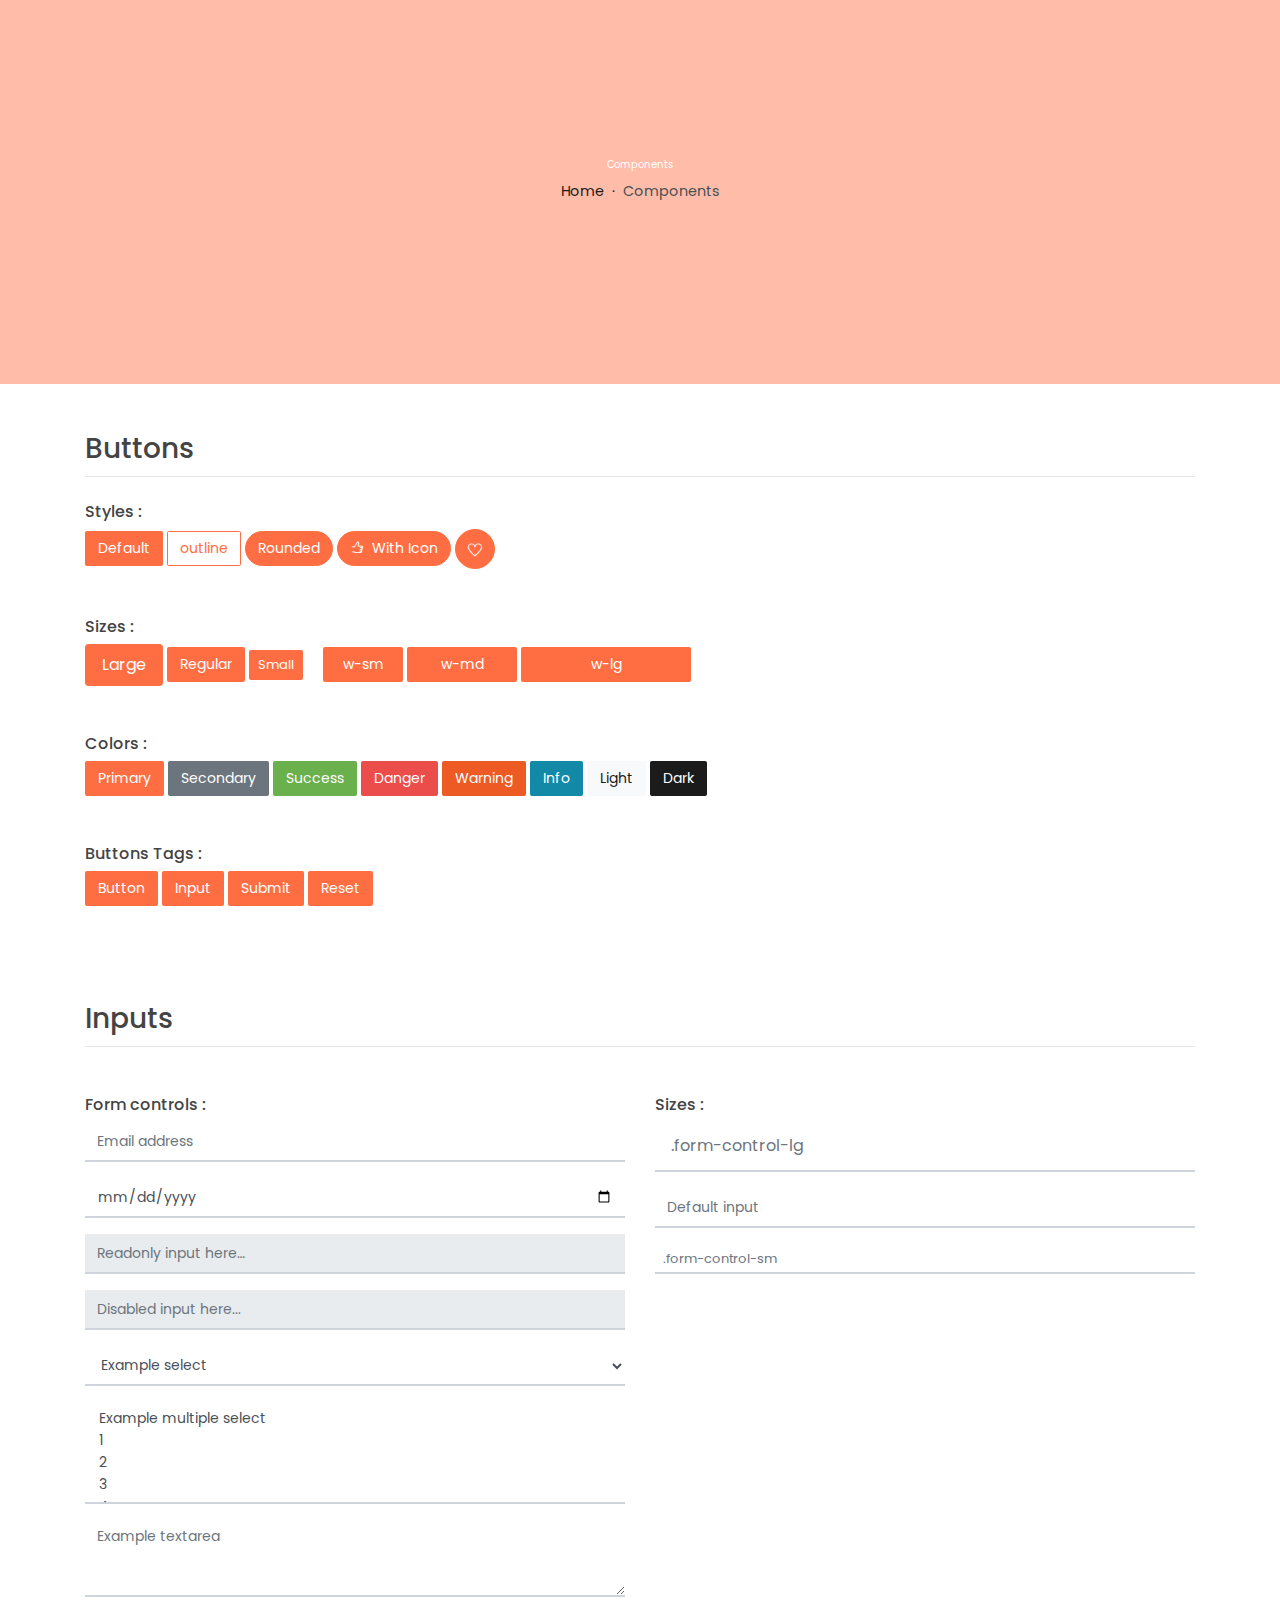
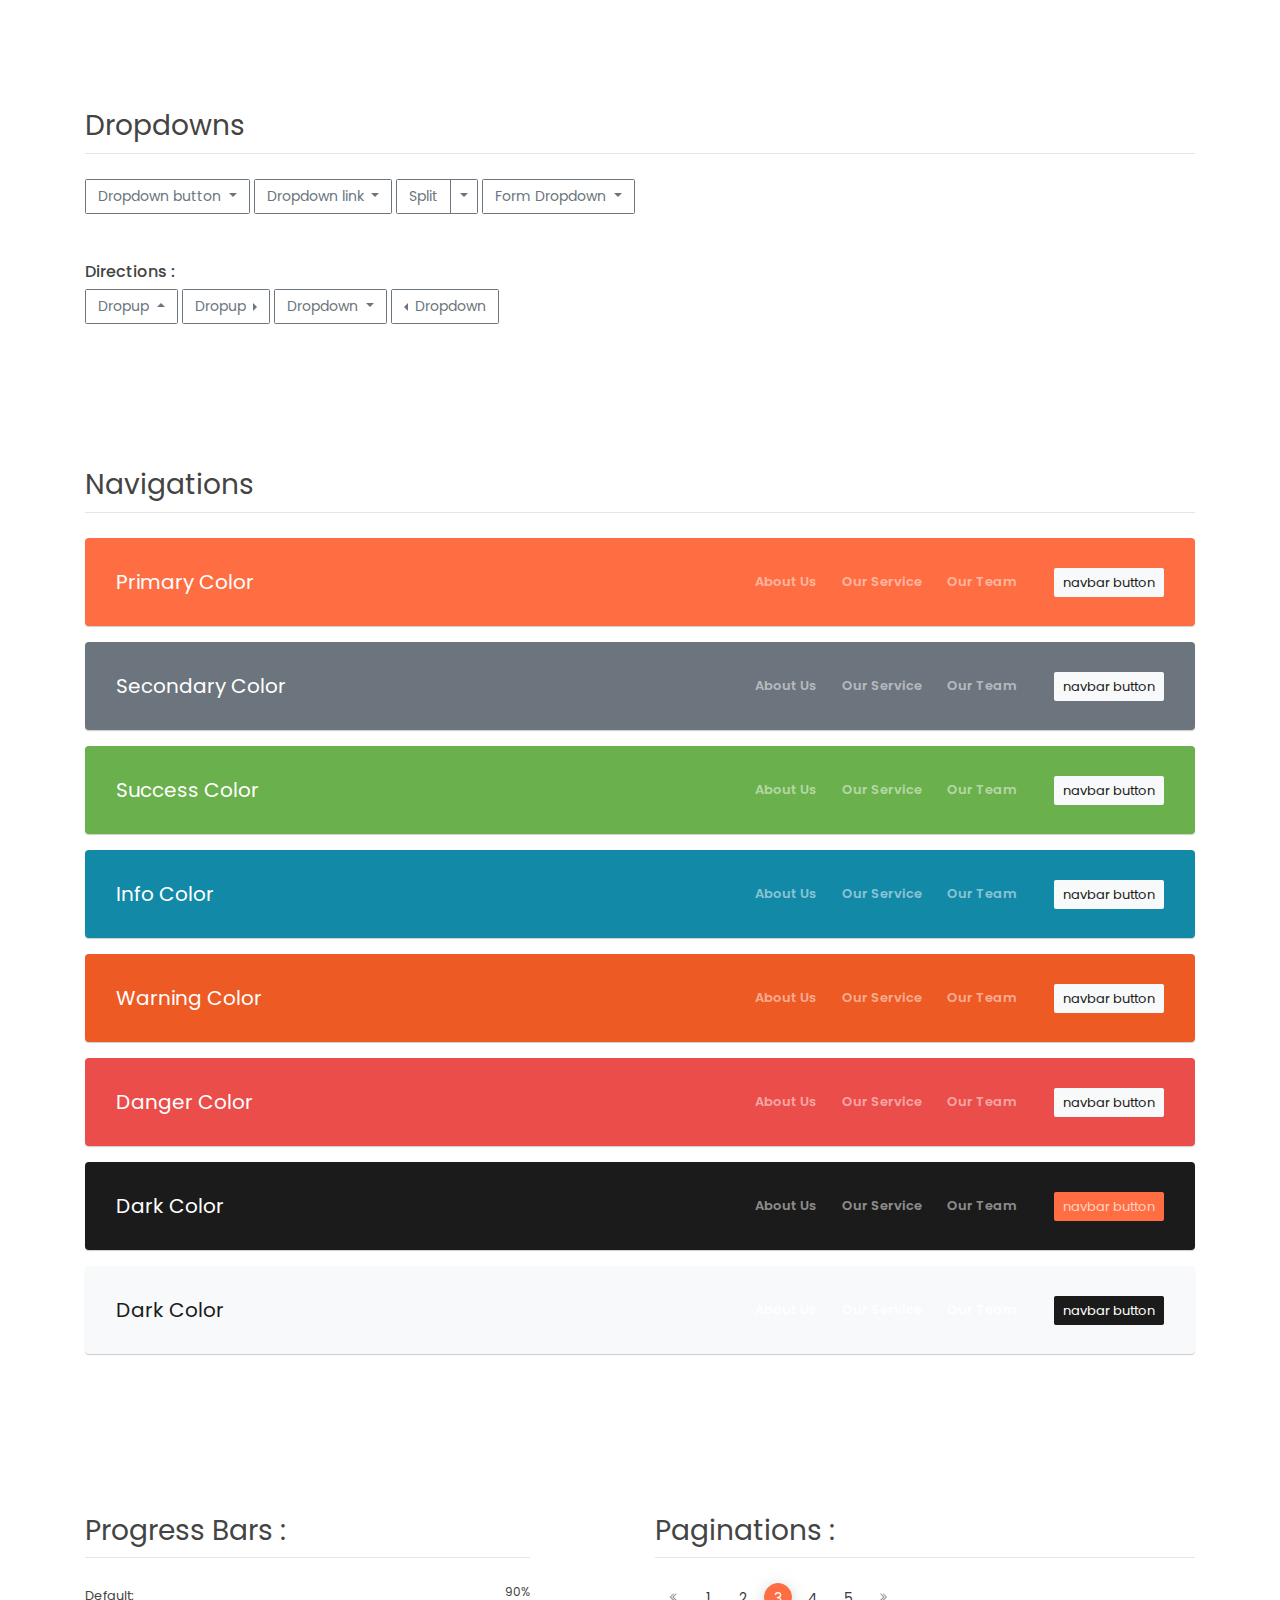
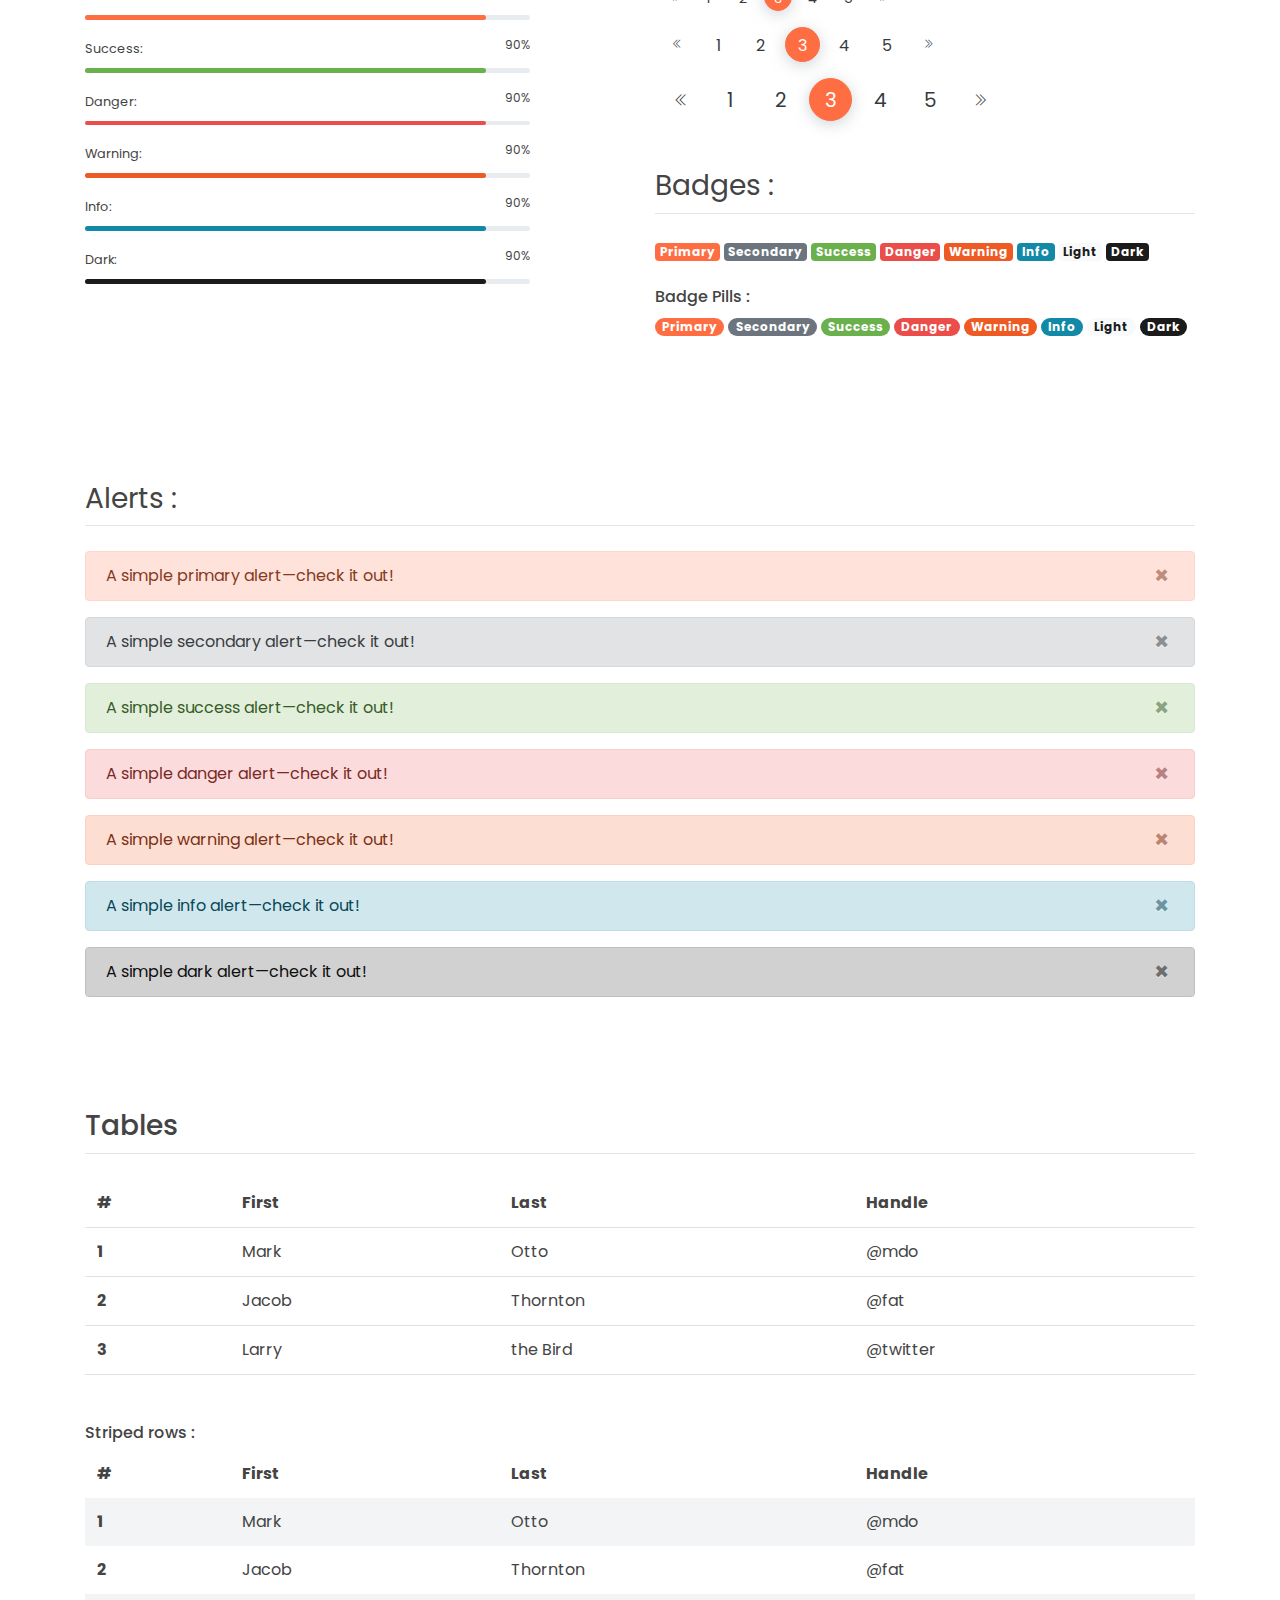
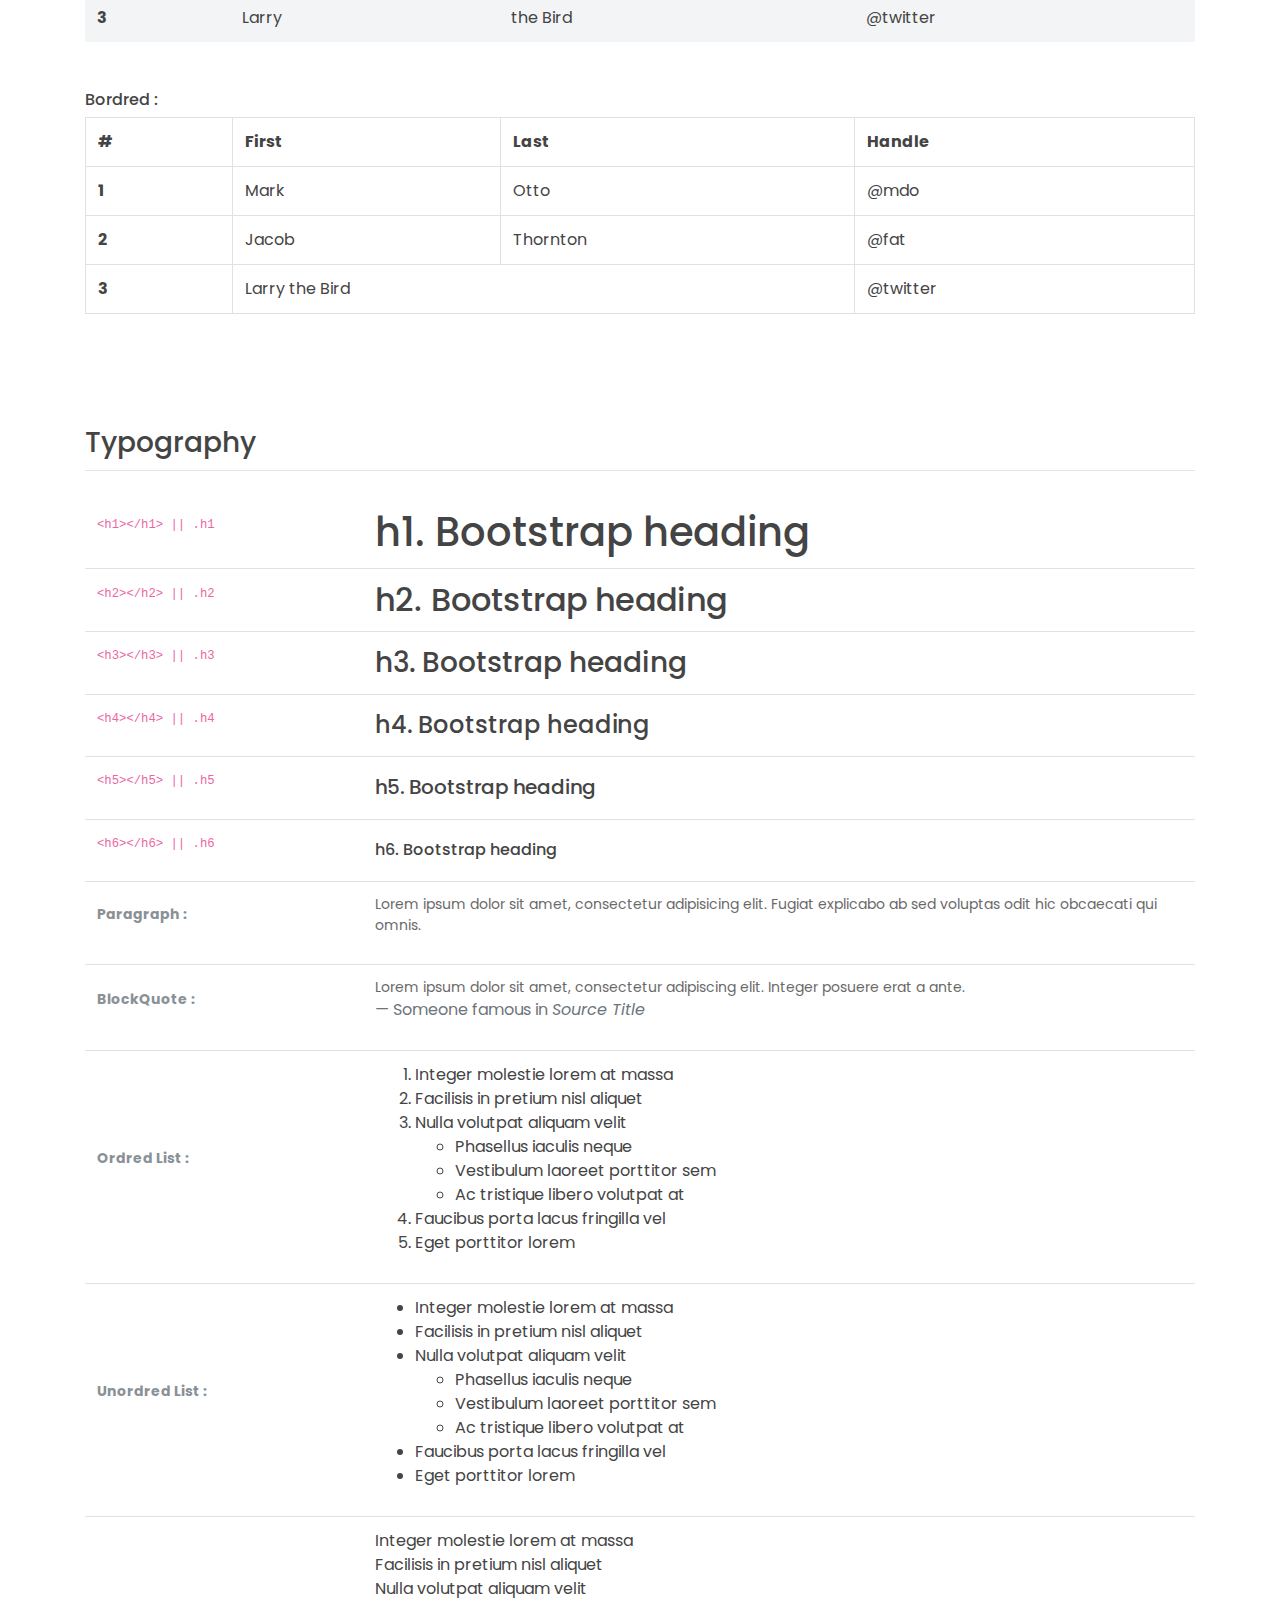
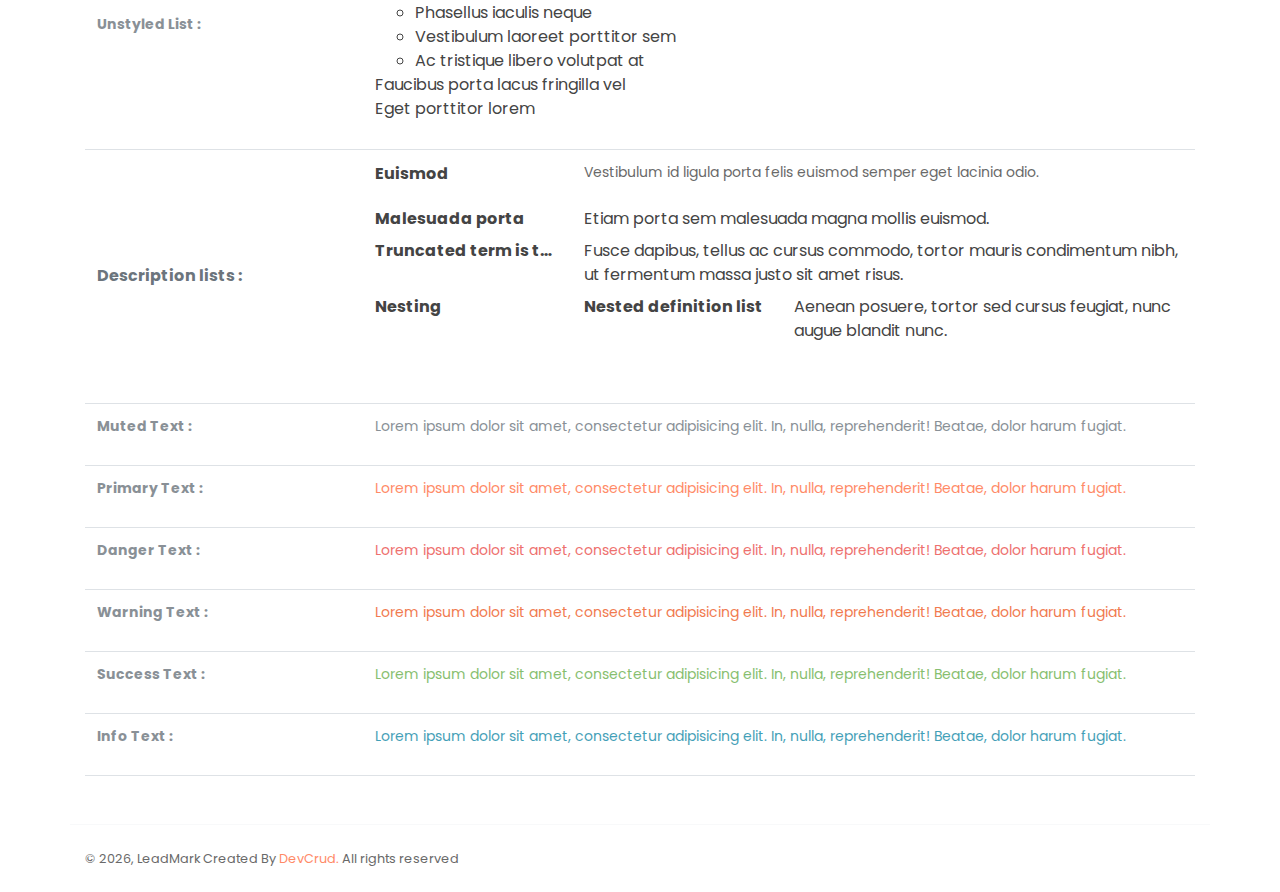
<file: components.html>
<!DOCTYPE html>
<html lang="en">
<head>
   <meta charset="utf-8">
    <meta name="viewport" content="width=device-width, initial-scale=1, shrink-to-fit=no">
    <meta name="description" content="Start your development with LeadMark landing page.">
    <meta name="author" content="Devcrud">
    <title>LeadMark Landing page | Components</title>
   <!-- font icons -->
   <link rel="stylesheet" href="assets/vendors/themify-icons/css/themify-icons.css">
   <!-- Bootstrap + Steller  -->
   <link rel="stylesheet" href="assets/css/leadmark.css">
</head>
<body>

   <!-- Page Header -->
   <header class="header header-mini"> 
      <div class="header-title">Components</div> 
      <nav aria-label="breadcrumb">
         <ol class="breadcrumb">
            <li class="breadcrumb-item"><a href="/">Home</a></li>
            <li class="breadcrumb-item active" aria-current="page">Components</li>
         </ol>
      </nav>
   </header> <!-- End Of Page Header -->

   <!-- main content -->
   <div class="container">

      <!-- Buttons -->
      <h3 class="mt-5">Buttons</h3>
      <hr>
      <h6 class="section-secondary-title">Styles :</h6>
      <button class="btn btn-primary">Default</button>
      <button class="btn btn-outline-primary">outline</button>
      <button class="btn btn-primary rounded">Rounded</button>
      <button class="btn btn-primary rounded"><i class="ti-thumb-up pr-1"></i> With Icon</button>
      <button class="btn btn-primary circle"><i class="ti-heart"></i></button>

      <h6 class="section-secondary-title mt-5">Sizes :</h6>
      <button class="btn btn-primary btn-lg">Large</button>
      <button class="btn btn-primary ">Regular</button>
      <button class="btn btn-primary btn-sm">Small</button>
      <button class="btn btn-primary w-sm ml-3">w-sm</button>
      <button class="btn btn-primary w-md">w-md</button>
      <button class="btn btn-primary w-lg">w-lg</button>

      <h6 class="section-secondary-title mt-5">Colors :</h6>          
      <button type="button" class="btn btn-primary">Primary</button>
      <button type="button" class="btn btn-secondary">Secondary</button>
      <button type="button" class="btn btn-success">Success</button>
      <button type="button" class="btn btn-danger">Danger</button>
      <button type="button" class="btn btn-warning">Warning</button>
      <button type="button" class="btn btn-info">Info</button>
      <button type="button" class="btn btn-light">Light</button>
      <button type="button" class="btn btn-dark">Dark</button>

      <h6 class="section-secondary-title mt-5">Buttons Tags :</h6>
      <button class="btn btn-primary" type="submit">Button</button>
      <input class="btn btn-primary" type="button" value="Input">
      <input class="btn btn-primary" type="submit" value="Submit">
      <input class="btn btn-primary" type="reset" value="Reset">
      
      <!-- devider -->
      <div class="py-5"></div>

      <!-- Inputs -->
      <h3>Inputs</h3>
      <hr>
      <div class="row mt-5">
         <div class="col-md-6">
            <h6 class="section-secondary-title">Form controls :</h6>        
            <div class="form-group">
               <input type="email" class="form-control" id="exampleFormControlInput1" placeholder="Email address">
            </div>
            <div class="form-group">
               <input type="date" class="form-control" id="exampleFormControlInput1" placeholder="Date">
            </div>
            <div class="form-group">
               <input class="form-control" type="text" placeholder="Readonly input here…" readonly>
            </div>
            <div class="form-group">
               <input class="form-control" id="disabledInput" type="text" placeholder="Disabled input here..." disabled>
            </div>
            <div class="form-group">
               <select class="form-control" id="exampleFormControlSelect1">
                  <option>Example select</option>
                  <option>1</option>
                  <option>2</option>
                  <option>3</option>
                  <option>4</option>
                  <option>5</option>
               </select>
            </div>
            <div class="form-group">
               <select multiple class="form-control" id="exampleFormControlSelect2">
                  <option>Example multiple select</option>
                  <option>1</option>
                  <option>2</option>
                  <option>3</option>
                  <option>4</option>
                  <option>5</option>
               </select>
            </div>
            <div class="form-group">
               <textarea class="form-control" id="exampleFormControlTextarea1" rows="3" placeholder="Example textarea"></textarea>
            </div>
         </div>
         <div class="col-md-6">
            <h6 class="section-secondary-title">Sizes :</h6>    
            <div class="form-group">
               <input class="form-control form-control-lg" type="text" placeholder=".form-control-lg">             
            </div>
            <div class="form-group">
               <input class="form-control" type="text" placeholder="Default input">
            </div>
            <div class="form-group">
               <input class="form-control form-control-sm" type="text" placeholder=".form-control-sm"> 
            </div>
         </div>
      </div> <!-- end of inputs -->   

      <!-- devider -->
      <div class="py-5"></div>             

      <!-- Dropdowns -->
      <h3 class="components-section-title font-weight-normal">Dropdowns</h3>
      <hr>
      <div class="dropdown d-inline-block">
         <button class="btn btn-outline-secondary dropdown-toggle" type="button" id="dropdownMenuButton" data-toggle="dropdown" aria-haspopup="true" aria-expanded="false">
         Dropdown button
         </button>
         <div class="dropdown-menu" aria-labelledby="dropdownMenuButton">
         <a class="dropdown-item" href="#">Action</a>
         <a class="dropdown-item" href="#">Another action</a>
         <a class="dropdown-item" href="#">Something else here</a>
         </div>
      </div>
      <div class="dropdown d-inline-block">
         <a class="btn btn-outline-secondary dropdown-toggle" href="#" role="button" id="dropdownMenuLink" data-toggle="dropdown" aria-haspopup="true" aria-expanded="false">
            Dropdown link
         </a>
         <div class="dropdown-menu" aria-labelledby="dropdownMenuLink">
            <a class="dropdown-item" href="#">Action</a>
            <a class="dropdown-item" href="#">Another action</a>
            <a class="dropdown-item" href="#">Something else here</a>
         </div>
      </div>
      <div class="btn-group">
         <button type="button" class="btn btn-outline-secondary">Split</button>
         <button type="button" class="btn btn-outline-secondary dropdown-toggle dropdown-toggle-split" data-toggle="dropdown" aria-haspopup="true" aria-expanded="false">
         <span class="sr-only">Toggle Dropdown</span>
         </button>
         <div class="dropdown-menu">
            <a class="dropdown-item" href="#">Action</a>
            <a class="dropdown-item" href="#">Another action</a>
            <a class="dropdown-item" href="#">Something else here</a>
            <div class="dropdown-divider"></div>
            <a class="dropdown-item" href="#">Separated link</a>
         </div>
      </div>
      <div class="btn-group">
         <button class="btn btn-outline-secondary dropdown-toggle" type="button" id="dropdownMenuButton" data-toggle="dropdown" aria-haspopup="true" aria-expanded="false">
            Form Dropdown
         </button>
         <div class="dropdown-menu form">
            <form class="px-4 py-3">
               <div class="form-group">
                  <input type="email" class="form-control" id="exampleDropdownFormEmail1" placeholder="email@example.com">
               </div>
               <div class="form-group">
                  <input type="password" class="form-control" id="exampleDropdownFormPassword1" placeholder="Password">
               </div>
               <div class="form-check mb-3">
                  <input type="checkbox" class="form-check-input" id="dropdownCheck">
                  <label class="form-check-label" for="dropdownCheck">
                     Remember me
                  </label>
               </div>
               <button type="submit" class="btn btn-primary btn-block">Sign in</button>
            </form>
            <div class="dropdown-divider"></div>
            <a class="dropdown-item" href="#"><small>New around here? Sign up</small></a>
            <a class="dropdown-item" href="#"><small>Forgot password?</small></a>
         </div>
      </div>       
      <h6 class="section-secondary-title mt-5">Directions :</h6>  
      <div class="btn-group dropup">
         <button type="button" class="btn btn-outline-secondary dropdown-toggle" data-toggle="dropdown" aria-haspopup="true" aria-expanded="false">
            Dropup
         </button>
         <div class="dropdown-menu">
            <a class="dropdown-item" href="#">Action</a>
            <a class="dropdown-item" href="#">Another action</a>
            <a class="dropdown-item" href="#">Something else here</a>
            <div class="dropdown-divider"></div>
            <a class="dropdown-item" href="#">Separated link</a>
         </div>
      </div>
      <div class="btn-group dropright">
         <button type="button" class="btn btn-outline-secondary dropdown-toggle" data-toggle="dropdown" aria-haspopup="true" aria-expanded="false">
            Dropup
         </button>
         <div class="dropdown-menu">
            <a class="dropdown-item" href="#">Action</a>
            <a class="dropdown-item" href="#">Another action</a>
            <a class="dropdown-item" href="#">Something else here</a>
            <div class="dropdown-divider"></div>
            <a class="dropdown-item" href="#">Separated link</a>
         </div>
      </div>
      <div class="btn-group">
         <button type="button" class="btn btn-outline-secondary dropdown-toggle" data-toggle="dropdown" aria-haspopup="true" aria-expanded="false">
            Dropdown
         </button>
         <div class="dropdown-menu">
            <a class="dropdown-item" href="#">Action</a>
            <a class="dropdown-item" href="#">Another action</a>
            <a class="dropdown-item" href="#">Something else here</a>
            <div class="dropdown-divider"></div>
            <a class="dropdown-item" href="#">Separated link</a>
         </div>
      </div>
      <div class="btn-group dropleft">
         <button type="button" class="btn btn-outline-secondary dropdown-toggle" data-toggle="dropdown" aria-haspopup="true" aria-expanded="false">
            Dropdown
         </button>
         <div class="dropdown-menu">
            <a class="dropdown-item" href="#">Action</a>
            <a class="dropdown-item" href="#">Another action</a>
            <a class="dropdown-item" href="#">Something else here</a>
            <div class="dropdown-divider"></div>
            <a class="dropdown-item" href="#">Separated link</a>
         </div>
      </div> <!-- end of Dropdowns -->  

      <!-- devider -->
      <div class="py-5"></div>   

      <!-- navbars -->
      <h3 class="components-section-title font-weight-normal mt-5">Navigations</h3>
      <hr>
      <nav class="navbar navbar-expand-sm navbar-dark bg-primary rounded shadow mb-3">
         <div class="container">
            <a class="navbar-brand" href="#">Primary Color</a>
            <button class="navbar-toggler ml-auto" type="button" data-toggle="collapse" data-target="#navbarSupportedContent" aria-controls="navbarSupportedContent" aria-expanded="false" aria-label="Toggle navigation">
            <span class="navbar-toggler-icon"></span>
            </button>
            <div class="collapse navbar-collapse" id="navbarSupportedContent">
               <ul class="navbar-nav ml-auto"> 
                  <li class="nav-item">
                     <a class="nav-link" href="#about">About Us</a>
                  </li>
                  <li class="nav-item">
                     <a class="nav-link" href="#service">Our Service</a>
                  </li>
                  <li class="nav-item">
                     <a class="nav-link" href="#team">Our Team</a>
                  </li>
                  <li class="nav-item">
                     <a href="#book-table" class="ml-4 mt-1 btn btn-light btn-sm">navbar button</a>
                  </li>
               </ul>                       
            </div>
         </div>
      </nav>
      <nav class="navbar navbar-expand-sm navbar-dark bg-secondary rounded shadow mb-3">
         <div class="container">
            <a class="navbar-brand" href="#">Secondary Color</a>
            <button class="navbar-toggler ml-auto" type="button" data-toggle="collapse" data-target="#navbarSupportedContent" aria-controls="navbarSupportedContent" aria-expanded="false" aria-label="Toggle navigation">
            <span class="navbar-toggler-icon"></span>
            </button>
            <div class="collapse navbar-collapse" id="navbarSupportedContent">
               <ul class="navbar-nav ml-auto"> 
                  <li class="nav-item">
                     <a class="nav-link" href="#about">About Us</a>
                  </li>
                  <li class="nav-item">
                     <a class="nav-link" href="#service">Our Service</a>
                  </li>
                  <li class="nav-item">
                     <a class="nav-link" href="#team">Our Team</a>
                  </li>
                  <li class="nav-item">
                     <a href="#book-table" class="ml-4 mt-1 btn btn-light btn-sm">navbar button</a>
                  </li>
               </ul>                       
            </div>
         </div>
      </nav>
      <nav class="navbar navbar-expand-sm navbar-dark bg-success rounded shadow mb-3">
         <div class="container">
            <a class="navbar-brand" href="#">Success Color</a>
            <button class="navbar-toggler ml-auto" type="button" data-toggle="collapse" data-target="#navbarSupportedContent" aria-controls="navbarSupportedContent" aria-expanded="false" aria-label="Toggle navigation">
            <span class="navbar-toggler-icon"></span>
            </button>
            <div class="collapse navbar-collapse" id="navbarSupportedContent">
               <ul class="navbar-nav ml-auto"> 
                  <li class="nav-item">
                     <a class="nav-link" href="#about">About Us</a>
                  </li>
                  <li class="nav-item">
                     <a class="nav-link" href="#service">Our Service</a>
                  </li>
                  <li class="nav-item">
                     <a class="nav-link" href="#team">Our Team</a>
                  </li>
                  <li class="nav-item">
                     <a href="#book-table" class="ml-4 mt-1 btn btn-light btn-sm">navbar button</a>
                  </li>
               </ul>                       
            </div>
         </div>
      </nav>
      <nav class="navbar navbar-expand-sm navbar-dark bg-info rounded shadow mb-3">
         <div class="container">
            <a class="navbar-brand" href="#">Info Color</a>
            <button class="navbar-toggler ml-auto" type="button" data-toggle="collapse" data-target="#navbarSupportedContent" aria-controls="navbarSupportedContent" aria-expanded="false" aria-label="Toggle navigation">
            <span class="navbar-toggler-icon"></span>
            </button>
            <div class="collapse navbar-collapse" id="navbarSupportedContent">
               <ul class="navbar-nav ml-auto"> 
                  <li class="nav-item">
                     <a class="nav-link" href="#about">About Us</a>
                  </li>
                  <li class="nav-item">
                     <a class="nav-link" href="#service">Our Service</a>
                  </li>
                  <li class="nav-item">
                     <a class="nav-link" href="#team">Our Team</a>
                  </li>
                  <li class="nav-item">
                     <a href="#book-table" class="ml-4 mt-1 btn btn-light btn-sm">navbar button</a>
                  </li>
               </ul>                       
            </div>
         </div>
      </nav>
      <nav class="navbar navbar-expand-sm navbar-dark bg-warning rounded shadow mb-3">
         <div class="container">
            <a class="navbar-brand" href="#">Warning Color</a>
            <button class="navbar-toggler ml-auto" type="button" data-toggle="collapse" data-target="#navbarSupportedContent" aria-controls="navbarSupportedContent" aria-expanded="false" aria-label="Toggle navigation">
            <span class="navbar-toggler-icon"></span>
            </button>
            <div class="collapse navbar-collapse" id="navbarSupportedContent">
               <ul class="navbar-nav ml-auto"> 
                  <li class="nav-item">
                     <a class="nav-link" href="#about">About Us</a>
                  </li>
                  <li class="nav-item">
                     <a class="nav-link" href="#service">Our Service</a>
                  </li>
                  <li class="nav-item">
                     <a class="nav-link" href="#team">Our Team</a>
                  </li>
                  <li class="nav-item">
                     <a href="#book-table" class="ml-4 mt-1 btn btn-light btn-sm">navbar button</a>
                  </li>
               </ul>                       
            </div>
         </div>
      </nav>
      <nav class="navbar navbar-expand-sm navbar-dark bg-danger rounded shadow mb-3">
         <div class="container">
            <a class="navbar-brand" href="#">Danger Color</a>
            <button class="navbar-toggler ml-auto" type="button" data-toggle="collapse" data-target="#navbarSupportedContent" aria-controls="navbarSupportedContent" aria-expanded="false" aria-label="Toggle navigation">
            <span class="navbar-toggler-icon"></span>
            </button>
            <div class="collapse navbar-collapse" id="navbarSupportedContent">
               <ul class="navbar-nav ml-auto"> 
                  <li class="nav-item">
                     <a class="nav-link" href="#about">About Us</a>
                  </li>
                  <li class="nav-item">
                     <a class="nav-link" href="#service">Our Service</a>
                  </li>
                  <li class="nav-item">
                     <a class="nav-link" href="#team">Our Team</a>
                  </li>
                  <li class="nav-item">
                     <a href="#book-table" class="ml-4 mt-1 btn btn-light btn-sm">navbar button</a>
                  </li>
               </ul>                       
            </div>
         </div>
      </nav>
      <nav class="navbar navbar-expand-sm navbar-dark bg-dark rounded shadow mb-3">
         <div class="container">
            <a class="navbar-brand" href="#">Dark Color</a>
            <button class="navbar-toggler ml-auto" type="button" data-toggle="collapse" data-target="#navbarSupportedContent" aria-controls="navbarSupportedContent" aria-expanded="false" aria-label="Toggle navigation">
            <span class="navbar-toggler-icon"></span>
            </button>
            <div class="collapse navbar-collapse" id="navbarSupportedContent">
               <ul class="navbar-nav ml-auto"> 
                  <li class="nav-item">
                     <a class="nav-link" href="#about">About Us</a>
                  </li>
                  <li class="nav-item">
                     <a class="nav-link" href="#service">Our Service</a>
                  </li>
                  <li class="nav-item">
                     <a class="nav-link" href="#team">Our Team</a>
                  </li>
                  <li class="nav-item">
                     <a href="#book-table" class="ml-4 mt-1 btn btn-primary btn-sm">navbar button</a>
                  </li>
               </ul>                       
            </div>
         </div>
      </nav>
      <nav class="navbar navbar-expand-sm navbar-light bg-light rounded shadow mb-3">
         <div class="container">
            <a class="navbar-brand" href="#">Dark Color</a>
            <button class="navbar-toggler ml-auto" type="button" data-toggle="collapse" data-target="#navbarSupportedContent" aria-controls="navbarSupportedContent" aria-expanded="false" aria-label="Toggle navigation">
            <span class="navbar-toggler-icon"></span>
            </button>
            <div class="collapse navbar-collapse" id="navbarSupportedContent">
               <ul class="navbar-nav ml-auto"> 
                  <li class="nav-item">
                     <a class="nav-link" href="#about">About Us</a>
                  </li>
                  <li class="nav-item">
                     <a class="nav-link" href="#service">Our Service</a>
                  </li>
                  <li class="nav-item">
                     <a class="nav-link" href="#team">Our Team</a>
                  </li>
                  <li class="nav-item">
                     <a href="#book-table" class="ml-4 mt-1 btn btn-dark btn-sm">navbar button</a>
                  </li>
               </ul>                       
            </div>
         </div>
      </nav>
      <!-- End of navbars -->

      <!-- devider -->
      <div class="py-5"></div>   
      
      <!-- progress bars -->
      <div class="row justify-content-between">
         <div class="col-md-5">
            <h3 class="components-section-title font-weight-normal mt-5">Progress Bars :</h3>
            <hr>
            <small>Default: </small>
            <div class="progress mt-2 mb-3">
               <div class="progress-bar" role="progressbar" style="width: 90%" aria-valuenow="25" aria-valuemin="0" aria-valuemax="100"><span>90%</span></div>
            </div>
            <small>Success:</small>
            <div class="progress mt-2 mb-3">
               <div class="progress-bar bg-success" role="progressbar" style="width: 90%" aria-valuenow="25" aria-valuemin="0" aria-valuemax="100"><span>90%</span></div>
            </div>
            <small>Danger:</small>
            <div class="progress mt-2 mb-3">
               <div class="progress-bar bg-danger" role="progressbar" style="width: 90%" aria-valuenow="25" aria-valuemin="0" aria-valuemax="100"><span>90%</span></div>
            </div>
            <small>Warning:</small>
            <div class="progress mt-2 mb-3">
               <div class="progress-bar bg-warning" role="progressbar" style="width: 90%" aria-valuenow="25" aria-valuemin="0" aria-valuemax="100"><span>90%</span></div>
            </div>
            <small>Info:</small>
            <div class="progress mt-2 mb-3">
               <div class="progress-bar bg-info" role="progressbar" style="width: 90%" aria-valuenow="25" aria-valuemin="0" aria-valuemax="100"><span>90%</span></div>
            </div>
            <small>Dark:</small>
            <div class="progress mt-2 mb-3">
               <div class="progress-bar bg-dark" role="progressbar" style="width: 90%" aria-valuenow="25" aria-valuemin="0" aria-valuemax="100"><span>90%</span></div>
            </div>
         </div>
         <div class="col-md-6">
            <h3 class="components-section-title font-weight-normal mt-5">Paginations :</h3>
            <hr>
            <nav aria-label="Page navigation example">
               <ul class="pagination pagination-sm">
                  <li class="page-item"><a class="page-link" href="#"><i class="ti-angle-double-left"></i></a></li>
                  <li class="page-item"><a class="page-link" href="#">1</a></li>
                  <li class="page-item"><a class="page-link" href="#">2</a></li>
                  <li class="page-item active"><a class="page-link" href="#">3</a></li>
                  <li class="page-item"><a class="page-link" href="#">4</a></li>
                  <li class="page-item"><a class="page-link" href="#">5</a></li>
                  <li class="page-item"><a class="page-link" href="#"><i class="ti-angle-double-right"></i></a></li>
               </ul>
            </nav>
            <nav aria-label="Page navigation example">
               <ul class="pagination">
               <li class="page-item"><a class="page-link" href="#"><i class="ti-angle-double-left"></i></a></li>
                  <li class="page-item"><a class="page-link" href="#">1</a></li>
                  <li class="page-item"><a class="page-link" href="#">2</a></li>
                  <li class="page-item active"><a class="page-link" href="#">3</a></li>
                  <li class="page-item"><a class="page-link" href="#">4</a></li>
                  <li class="page-item"><a class="page-link" href="#">5</a></li>
                  <li class="page-item"><a class="page-link" href="#"><i class="ti-angle-double-right"></i></a></li>
               </ul>
            </nav>
            <nav aria-label="Page navigation example">
               <ul class="pagination pagination-lg">
                  <li class="page-item"><a class="page-link" href="#"><i class="ti-angle-double-left"></i></a></li>
                  <li class="page-item"><a class="page-link" href="#">1</a></li>
                  <li class="page-item"><a class="page-link" href="#">2</a></li>
                  <li class="page-item active"><a class="page-link" href="#">3</a></li>
                  <li class="page-item"><a class="page-link" href="#">4</a></li>
                  <li class="page-item"><a class="page-link" href="#">5</a></li>
                  <li class="page-item"><a class="page-link" href="#"><i class="ti-angle-double-right"></i></a></li>
               </ul>
            </nav>

            <!-- Badges -->
            <h3 class="components-section-title font-weight-normal mt-5">Badges :</h3>
            <hr>
            <span class="badge badge-primary">Primary</span>
            <span class="badge badge-secondary">Secondary</span>
            <span class="badge badge-success">Success</span>
            <span class="badge badge-danger">Danger</span>
            <span class="badge badge-warning">Warning</span>
            <span class="badge badge-info">Info</span>
            <span class="badge badge-light">Light</span>
            <span class="badge badge-dark">Dark</span>
            <h6 class="section-secondary-title mt-4 mb-2">Badge Pills :</h6>
            <span class="badge badge-pill badge-primary">Primary</span>
            <span class="badge badge-pill badge-secondary">Secondary</span>
            <span class="badge badge-pill badge-success">Success</span>
            <span class="badge badge-pill badge-danger">Danger</span>
            <span class="badge badge-pill badge-warning">Warning</span>
            <span class="badge badge-pill badge-info">Info</span>
            <span class="badge badge-pill badge-light">Light</span>
            <span class="badge badge-pill badge-dark">Dark</span>
         </div>
      </div> <!-- End of Progress bars -->

      <!-- devider -->
      <div class="py-5"></div>  

      <!-- Alerts -->
      <h3 class="components-section-title font-weight-normal mt-5">Alerts :</h3>
      <hr>
      <div class="alert alert-primary alert-dismissible fade show" role="alert">
         A simple primary alert—check it out!
         <button type="button" class="close" data-dismiss="alert" aria-label="Close">
            <span aria-hidden="true">&times;</span>
         </button>
      </div>
      <div class="alert alert-secondary alert-dismissible fade show" role="alert">
         A simple secondary alert—check it out!
         <button type="button" class="close" data-dismiss="alert" aria-label="Close">
            <span aria-hidden="true">&times;</span>
         </button>
      </div>
      <div class="alert alert-success alert-dismissible fade show" role="alert">
         A simple success alert—check it out!
         <button type="button" class="close" data-dismiss="alert" aria-label="Close">
            <span aria-hidden="true">&times;</span>
         </button>
      </div>
      <div class="alert alert-danger alert-dismissible fade show" role="alert">
         A simple danger alert—check it out!
         <button type="button" class="close" data-dismiss="alert" aria-label="Close">
            <span aria-hidden="true">&times;</span>
         </button>
      </div>
      <div class="alert alert-warning alert-dismissible fade show" role="alert">
         A simple warning alert—check it out!
         <button type="button" class="close" data-dismiss="alert" aria-label="Close">
            <span aria-hidden="true">&times;</span>
         </button>
      </div>
      <div class="alert alert-info alert-dismissible fade show" role="alert">
         A simple info alert—check it out!
         <button type="button" class="close" data-dismiss="alert" aria-label="Close">
            <span aria-hidden="true">&times;</span>
         </button>
      </div>
      <div class="alert alert-dark alert-dismissible fade show" role="alert">
         A simple dark alert—check it out!
         <button type="button" class="close" data-dismiss="alert" aria-label="Close">
            <span aria-hidden="true">&times;</span>
         </button>
      </div>
      <!-- end of alerts -->

      <!-- devider -->
      <div class="py-5"></div> 
   
      <!-- tables -->
      <h3 class="components-section-title">Tables</h3>
      <hr>
      <table class="table">
         <thead>
            <tr>
               <th scope="col">#</th>
               <th scope="col">First</th>
               <th scope="col">Last</th>
               <th scope="col">Handle</th>
            </tr>
         </thead>
         <tbody>
            <tr>
               <th scope="row">1</th>
               <td>Mark</td>
               <td>Otto</td>
               <td>@mdo</td>
            </tr>
            <tr>
               <th scope="row">2</th>
               <td>Jacob</td>
               <td>Thornton</td>
               <td>@fat</td>
            </tr>
            <tr>
               <th scope="row">3</th>
               <td>Larry</td>
               <td>the Bird</td>
               <td>@twitter</td>
            </tr>
         </tbody>
      </table>

      <h6 class="section-secondary-title mt-5">Striped rows :</h6>
      <table class="table table-striped">
         <thead>
            <tr>
               <th scope="col">#</th>
               <th scope="col">First</th>
               <th scope="col">Last</th>
               <th scope="col">Handle</th>
            </tr>
         </thead>
         <tbody>
            <tr>
               <th scope="row">1</th>
               <td>Mark</td>
               <td>Otto</td>
               <td>@mdo</td>
            </tr>
            <tr>
               <th scope="row">2</th>
               <td>Jacob</td>
               <td>Thornton</td>
               <td>@fat</td>
            </tr>
            <tr>
               <th scope="row">3</th>
               <td>Larry</td>
               <td>the Bird</td>
               <td>@twitter</td>
            </tr>
         </tbody>
      </table>

      <h6 class="section-secondary-title mt-5">Bordred :</h6>
      <table class="table table-bordered">
         <thead>
            <tr>
               <th scope="col">#</th>
               <th scope="col">First</th>
               <th scope="col">Last</th>
               <th scope="col">Handle</th>
            </tr>
         </thead>
         <tbody>
            <tr>
               <th scope="row">1</th>
               <td>Mark</td>
               <td>Otto</td>
               <td>@mdo</td>
            </tr>
            <tr>
               <th scope="row">2</th>
               <td>Jacob</td>
               <td>Thornton</td>
               <td>@fat</td>
            </tr>
            <tr>
               <th scope="row">3</th>
               <td colspan="2">Larry the Bird</td>
               <td>@twitter</td>
            </tr>
         </tbody>
      </table>
      <!-- end of tables -->

      <!-- devider -->
      <div class="py-5"></div> 

      <!-- typography -->
      <h3 class="components-section-title">Typography</h3>
      <hr>
      <table class="table table-borderless v-align-center">
         <tbody>
            <tr>
               <td>
                  <p><code class="highlighter-rouge">&lt;h1&gt;&lt;/h1&gt; || .h1</code></p>
               </td>
               <td class="w-75"><span class="h1">h1. Bootstrap heading</span></td>
            </tr>
            <tr>
               <td>
                  <p><code class="highlighter-rouge">&lt;h2&gt;&lt;/h2&gt; || .h2</code></p>
               </td>
               <td><span class="h2">h2. Bootstrap heading</span></td>
            </tr>
            <tr>
               <td>
                  <p><code class="highlighter-rouge">&lt;h3&gt;&lt;/h3&gt; || .h3</code></p>
               </td>
               <td><span class="h3">h3. Bootstrap heading</span></td>
            </tr>
            <tr>
               <td>
                  <p><code class="highlighter-rouge">&lt;h4&gt;&lt;/h4&gt; || .h4</code></p>
               </td>
               <td><span class="h4">h4. Bootstrap heading</span></td>
            </tr>
            <tr>
               <td>
                  <p><code class="highlighter-rouge">&lt;h5&gt;&lt;/h5&gt; || .h5</code></p>
               </td>
               <td><span class="h5">h5. Bootstrap heading</span></td>
            </tr>
            <tr>
               <td>
                  <p><code class="highlighter-rouge">&lt;h6&gt;&lt;/h6&gt; || .h6</code></p>
               </td>
               <td><span class="h6">h6. Bootstrap heading</span></td>
            </tr>
            <tr>
               <td>
                  <p class="font-weight-bold text-muted">Paragraph :</p>
               </td>
               <td><p>Lorem ipsum dolor sit amet, consectetur adipisicing elit. Fugiat explicabo ab sed voluptas odit hic obcaecati qui omnis.</p></td>
            </tr>
            <tr>
               <td>
                  <p class="font-weight-bold text-muted">BlockQuote :</p>
               </td>
               <td>
                  <blockquote class="blockquote">
                     <p class="mb-0">Lorem ipsum dolor sit amet, consectetur adipiscing elit. Integer posuere erat a ante.</p>
                     <footer class="blockquote-footer">Someone famous in <cite title="Source Title">Source Title</cite></footer>
                  </blockquote>
               </td>
            </tr>

            <tr>
               <td><p class="font-weight-bold text-muted">Ordred List :</p></td>
               <td>
                  <ol>
                     <li>Integer molestie lorem at massa</li>
                     <li>Facilisis in pretium nisl aliquet</li>
                     <li>Nulla volutpat aliquam velit
                        <ul>
                           <li>Phasellus iaculis neque</li>
                           <li>Vestibulum laoreet porttitor sem</li>
                           <li>Ac tristique libero volutpat at</li>
                        </ul>
                     </li>
                     <li>Faucibus porta lacus fringilla vel</li>
                     <li>Eget porttitor lorem</li>
                  </ol>
               </td>
            </tr>
            <tr>
               <td><p class="font-weight-bold text-muted">Unordred List :</p></td>
               <td>
                  <ul >
                     <li>Integer molestie lorem at massa</li>
                     <li>Facilisis in pretium nisl aliquet</li>
                     <li>Nulla volutpat aliquam velit
                        <ul>
                           <li>Phasellus iaculis neque</li>
                           <li>Vestibulum laoreet porttitor sem</li>
                           <li>Ac tristique libero volutpat at</li>
                        </ul>
                     </li>
                     <li>Faucibus porta lacus fringilla vel</li>
                     <li>Eget porttitor lorem</li>
                  </ul>
               </td>
            </tr>
            <tr>
               <td><p class="font-weight-bold text-muted">Unstyled List :</p></td>
               <td>
                  <ul class="list-unstyled">
                     <li>Integer molestie lorem at massa</li>
                     <li>Facilisis in pretium nisl aliquet</li>
                     <li>Nulla volutpat aliquam velit
                        <ul>
                           <li>Phasellus iaculis neque</li>
                           <li>Vestibulum laoreet porttitor sem</li>
                           <li>Ac tristique libero volutpat at</li>
                        </ul>
                     </li>
                     <li>Faucibus porta lacus fringilla vel</li>
                     <li>Eget porttitor lorem</li>
                  </ul>
               </td>
            </tr>
            <tr>
               <td class="font-weight-bold text-muted">Description lists : </td>
               <td>
                  <dl class="row">
                     <dt class="col-sm-3">Euismod</dt>
                     <dd class="col-sm-9">
                        <p>Vestibulum id ligula porta felis euismod semper eget lacinia odio.</p>
                     </dd>

                     <dt class="col-sm-3">Malesuada porta</dt>
                     <dd class="col-sm-9">Etiam porta sem malesuada magna mollis euismod.</dd>

                     <dt class="col-sm-3 text-truncate">Truncated term is truncated</dt>
                     <dd class="col-sm-9">Fusce dapibus, tellus ac cursus commodo, tortor mauris condimentum nibh, ut fermentum massa justo sit amet risus.</dd>

                     <dt class="col-sm-3">Nesting</dt>
                     <dd class="col-sm-9">
                        <dl class="row">
                           <dt class="col-sm-4">Nested definition list</dt>
                           <dd class="col-sm-8">Aenean posuere, tortor sed cursus feugiat, nunc augue blandit nunc.</dd>
                        </dl>
                     </dd>
                  </dl>
               </td>
            </tr>
            <tr>
               <td>
                  <p class="font-weight-bold text-muted">Muted Text :</p>
               </td>
               <td>
                  <p class="text-muted">Lorem ipsum dolor sit amet, consectetur adipisicing elit. In, nulla, reprehenderit! Beatae, dolor harum fugiat.</p>
               </td>
            </tr>
            <tr>
               <td>
                  <p class="font-weight-bold text-muted">Primary Text :</p>
               </td>
               <td>
                  <p class="text-primary">Lorem ipsum dolor sit amet, consectetur adipisicing elit. In, nulla, reprehenderit! Beatae, dolor harum fugiat.</p>
               </td>
            </tr>
            <tr>
               <td>
                  <p class="font-weight-bold text-muted">Danger Text :</p>
               </td>
               <td>
                  <p class="text-danger">Lorem ipsum dolor sit amet, consectetur adipisicing elit. In, nulla, reprehenderit! Beatae, dolor harum fugiat.</p>
               </td>
            </tr>
            <tr>
               <td>
                  <p class="font-weight-bold text-muted">Warning Text :</p>
               </td>
               <td>
                  <p class="text-warning">Lorem ipsum dolor sit amet, consectetur adipisicing elit. In, nulla, reprehenderit! Beatae, dolor harum fugiat.</p>
               </td>
            </tr>
            <tr>
               <td>
                  <p class="font-weight-bold text-muted">Success Text :</p>
               </td>
               <td>
                  <p class="text-success">Lorem ipsum dolor sit amet, consectetur adipisicing elit. In, nulla, reprehenderit! Beatae, dolor harum fugiat.</p>
               </td>
            </tr>
            <tr>
               <td>
                  <p class="font-weight-bold text-muted">Info Text :</p>
               </td>
               <td>
                  <p class="text-info">Lorem ipsum dolor sit amet, consectetur adipisicing elit. In, nulla, reprehenderit! Beatae, dolor harum fugiat.</p>
               </td>
            </tr>
         </tbody>
      </table>
   </div>
   <!-- end of typography -->

   <!-- Page Footer -->
   <footer class="container mt-5 py-4 border-top border-light">
       <p class="mb-0 small">&copy; <script>document.write(new Date().getFullYear())</script>, LeadMark Created By <a href="https://www.devcrud.com" target="_blank">DevCrud.</a>  All rights reserved </p>     
   </footer>
   <!-- End of Page Footer -->  
   
   <!-- core  -->
   <script src="assets/vendors/jquery/jquery-3.4.1.js"></script>
   <script src="assets/vendors/bootstrap/bootstrap.bundle.js"></script>

</body>
</html>
</file>
<file: assets/vendors/themify-icons/css/themify-icons.css>
@font-face {
	font-family: 'themify';
	src:url("../fonts/themify.eot?-fvbane");
	src:url("../fonts/themify.eot?#iefix-fvbane") format("embedded-opentype"),
		url("../fonts/themify.woff?-fvbane") format("woff"),
		url("../fonts/themify.ttf?-fvbane") format("truetype"),
		url("../fonts/themify.svg?-fvbane#themify") format("svg");
	font-weight: normal;
	font-style: normal;
}

[class^="ti-"], [class*=" ti-"] {
	font-family: 'themify';
	speak: none;
	font-style: normal;
	font-weight: normal;
	font-variant: normal;
	text-transform: none;
	line-height: 1;

	/* Better Font Rendering =========== */
	-webkit-font-smoothing: antialiased;
	-moz-osx-font-smoothing: grayscale;
}

.ti-wand:before {
	content: "\e600";
}
.ti-volume:before {
	content: "\e601";
}
.ti-user:before {
	content: "\e602";
}
.ti-unlock:before {
	content: "\e603";
}
.ti-unlink:before {
	content: "\e604";
}
.ti-trash:before {
	content: "\e605";
}
.ti-thought:before {
	content: "\e606";
}
.ti-target:before {
	content: "\e607";
}
.ti-tag:before {
	content: "\e608";
}
.ti-tablet:before {
	content: "\e609";
}
.ti-star:before {
	content: "\e60a";
}
.ti-spray:before {
	content: "\e60b";
}
.ti-signal:before {
	content: "\e60c";
}
.ti-shopping-cart:before {
	content: "\e60d";
}
.ti-shopping-cart-full:before {
	content: "\e60e";
}
.ti-settings:before {
	content: "\e60f";
}
.ti-search:before {
	content: "\e610";
}
.ti-zoom-in:before {
	content: "\e611";
}
.ti-zoom-out:before {
	content: "\e612";
}
.ti-cut:before {
	content: "\e613";
}
.ti-ruler:before {
	content: "\e614";
}
.ti-ruler-pencil:before {
	content: "\e615";
}
.ti-ruler-alt:before {
	content: "\e616";
}
.ti-bookmark:before {
	content: "\e617";
}
.ti-bookmark-alt:before {
	content: "\e618";
}
.ti-reload:before {
	content: "\e619";
}
.ti-plus:before {
	content: "\e61a";
}
.ti-pin:before {
	content: "\e61b";
}
.ti-pencil:before {
	content: "\e61c";
}
.ti-pencil-alt:before {
	content: "\e61d";
}
.ti-paint-roller:before {
	content: "\e61e";
}
.ti-paint-bucket:before {
	content: "\e61f";
}
.ti-na:before {
	content: "\e620";
}
.ti-mobile:before {
	content: "\e621";
}
.ti-minus:before {
	content: "\e622";
}
.ti-medall:before {
	content: "\e623";
}
.ti-medall-alt:before {
	content: "\e624";
}
.ti-marker:before {
	content: "\e625";
}
.ti-marker-alt:before {
	content: "\e626";
}
.ti-arrow-up:before {
	content: "\e627";
}
.ti-arrow-right:before {
	content: "\e628";
}
.ti-arrow-left:before {
	content: "\e629";
}
.ti-arrow-down:before {
	content: "\e62a";
}
.ti-lock:before {
	content: "\e62b";
}
.ti-location-arrow:before {
	content: "\e62c";
}
.ti-link:before {
	content: "\e62d";
}
.ti-layout:before {
	content: "\e62e";
}
.ti-layers:before {
	content: "\e62f";
}
.ti-layers-alt:before {
	content: "\e630";
}
.ti-key:before {
	content: "\e631";
}
.ti-import:before {
	content: "\e632";
}
.ti-image:before {
	content: "\e633";
}
.ti-heart:before {
	content: "\e634";
}
.ti-heart-broken:before {
	content: "\e635";
}
.ti-hand-stop:before {
	content: "\e636";
}
.ti-hand-open:before {
	content: "\e637";
}
.ti-hand-drag:before {
	content: "\e638";
}
.ti-folder:before {
	content: "\e639";
}
.ti-flag:before {
	content: "\e63a";
}
.ti-flag-alt:before {
	content: "\e63b";
}
.ti-flag-alt-2:before {
	content: "\e63c";
}
.ti-eye:before {
	content: "\e63d";
}
.ti-export:before {
	content: "\e63e";
}
.ti-exchange-vertical:before {
	content: "\e63f";
}
.ti-desktop:before {
	content: "\e640";
}
.ti-cup:before {
	content: "\e641";
}
.ti-crown:before {
	content: "\e642";
}
.ti-comments:before {
	content: "\e643";
}
.ti-comment:before {
	content: "\e644";
}
.ti-comment-alt:before {
	content: "\e645";
}
.ti-close:before {
	content: "\e646";
}
.ti-clip:before {
	content: "\e647";
}
.ti-angle-up:before {
	content: "\e648";
}
.ti-angle-right:before {
	content: "\e649";
}
.ti-angle-left:before {
	content: "\e64a";
}
.ti-angle-down:before {
	content: "\e64b";
}
.ti-check:before {
	content: "\e64c";
}
.ti-check-box:before {
	content: "\e64d";
}
.ti-camera:before {
	content: "\e64e";
}
.ti-announcement:before {
	content: "\e64f";
}
.ti-brush:before {
	content: "\e650";
}
.ti-briefcase:before {
	content: "\e651";
}
.ti-bolt:before {
	content: "\e652";
}
.ti-bolt-alt:before {
	content: "\e653";
}
.ti-blackboard:before {
	content: "\e654";
}
.ti-bag:before {
	content: "\e655";
}
.ti-move:before {
	content: "\e656";
}
.ti-arrows-vertical:before {
	content: "\e657";
}
.ti-arrows-horizontal:before {
	content: "\e658";
}
.ti-fullscreen:before {
	content: "\e659";
}
.ti-arrow-top-right:before {
	content: "\e65a";
}
.ti-arrow-top-left:before {
	content: "\e65b";
}
.ti-arrow-circle-up:before {
	content: "\e65c";
}
.ti-arrow-circle-right:before {
	content: "\e65d";
}
.ti-arrow-circle-left:before {
	content: "\e65e";
}
.ti-arrow-circle-down:before {
	content: "\e65f";
}
.ti-angle-double-up:before {
	content: "\e660";
}
.ti-angle-double-right:before {
	content: "\e661";
}
.ti-angle-double-left:before {
	content: "\e662";
}
.ti-angle-double-down:before {
	content: "\e663";
}
.ti-zip:before {
	content: "\e664";
}
.ti-world:before {
	content: "\e665";
}
.ti-wheelchair:before {
	content: "\e666";
}
.ti-view-list:before {
	content: "\e667";
}
.ti-view-list-alt:before {
	content: "\e668";
}
.ti-view-grid:before {
	content: "\e669";
}
.ti-uppercase:before {
	content: "\e66a";
}
.ti-upload:before {
	content: "\e66b";
}
.ti-underline:before {
	content: "\e66c";
}
.ti-truck:before {
	content: "\e66d";
}
.ti-timer:before {
	content: "\e66e";
}
.ti-ticket:before {
	content: "\e66f";
}
.ti-thumb-up:before {
	content: "\e670";
}
.ti-thumb-down:before {
	content: "\e671";
}
.ti-text:before {
	content: "\e672";
}
.ti-stats-up:before {
	content: "\e673";
}
.ti-stats-down:before {
	content: "\e674";
}
.ti-split-v:before {
	content: "\e675";
}
.ti-split-h:before {
	content: "\e676";
}
.ti-smallcap:before {
	content: "\e677";
}
.ti-shine:before {
	content: "\e678";
}
.ti-shift-right:before {
	content: "\e679";
}
.ti-shift-left:before {
	content: "\e67a";
}
.ti-shield:before {
	content: "\e67b";
}
.ti-notepad:before {
	content: "\e67c";
}
.ti-server:before {
	content: "\e67d";
}
.ti-quote-right:before {
	content: "\e67e";
}
.ti-quote-left:before {
	content: "\e67f";
}
.ti-pulse:before {
	content: "\e680";
}
.ti-printer:before {
	content: "\e681";
}
.ti-power-off:before {
	content: "\e682";
}
.ti-plug:before {
	content: "\e683";
}
.ti-pie-chart:before {
	content: "\e684";
}
.ti-paragraph:before {
	content: "\e685";
}
.ti-panel:before {
	content: "\e686";
}
.ti-package:before {
	content: "\e687";
}
.ti-music:before {
	content: "\e688";
}
.ti-music-alt:before {
	content: "\e689";
}
.ti-mouse:before {
	content: "\e68a";
}
.ti-mouse-alt:before {
	content: "\e68b";
}
.ti-money:before {
	content: "\e68c";
}
.ti-microphone:before {
	content: "\e68d";
}
.ti-menu:before {
	content: "\e68e";
}
.ti-menu-alt:before {
	content: "\e68f";
}
.ti-map:before {
	content: "\e690";
}
.ti-map-alt:before {
	content: "\e691";
}
.ti-loop:before {
	content: "\e692";
}
.ti-location-pin:before {
	content: "\e693";
}
.ti-list:before {
	content: "\e694";
}
.ti-light-bulb:before {
	content: "\e695";
}
.ti-Italic:before {
	content: "\e696";
}
.ti-info:before {
	content: "\e697";
}
.ti-infinite:before {
	content: "\e698";
}
.ti-id-badge:before {
	content: "\e699";
}
.ti-hummer:before {
	content: "\e69a";
}
.ti-home:before {
	content: "\e69b";
}
.ti-help:before {
	content: "\e69c";
}
.ti-headphone:before {
	content: "\e69d";
}
.ti-harddrives:before {
	content: "\e69e";
}
.ti-harddrive:before {
	content: "\e69f";
}
.ti-gift:before {
	content: "\e6a0";
}
.ti-game:before {
	content: "\e6a1";
}
.ti-filter:before {
	content: "\e6a2";
}
.ti-files:before {
	content: "\e6a3";
}
.ti-file:before {
	content: "\e6a4";
}
.ti-eraser:before {
	content: "\e6a5";
}
.ti-envelope:before {
	content: "\e6a6";
}
.ti-download:before {
	content: "\e6a7";
}
.ti-direction:before {
	content: "\e6a8";
}
.ti-direction-alt:before {
	content: "\e6a9";
}
.ti-dashboard:before {
	content: "\e6aa";
}
.ti-control-stop:before {
	content: "\e6ab";
}
.ti-control-shuffle:before {
	content: "\e6ac";
}
.ti-control-play:before {
	content: "\e6ad";
}
.ti-control-pause:before {
	content: "\e6ae";
}
.ti-control-forward:before {
	content: "\e6af";
}
.ti-control-backward:before {
	content: "\e6b0";
}
.ti-cloud:before {
	content: "\e6b1";
}
.ti-cloud-up:before {
	content: "\e6b2";
}
.ti-cloud-down:before {
	content: "\e6b3";
}
.ti-clipboard:before {
	content: "\e6b4";
}
.ti-car:before {
	content: "\e6b5";
}
.ti-calendar:before {
	content: "\e6b6";
}
.ti-book:before {
	content: "\e6b7";
}
.ti-bell:before {
	content: "\e6b8";
}
.ti-basketball:before {
	content: "\e6b9";
}
.ti-bar-chart:before {
	content: "\e6ba";
}
.ti-bar-chart-alt:before {
	content: "\e6bb";
}
.ti-back-right:before {
	content: "\e6bc";
}
.ti-back-left:before {
	content: "\e6bd";
}
.ti-arrows-corner:before {
	content: "\e6be";
}
.ti-archive:before {
	content: "\e6bf";
}
.ti-anchor:before {
	content: "\e6c0";
}
.ti-align-right:before {
	content: "\e6c1";
}
.ti-align-left:before {
	content: "\e6c2";
}
.ti-align-justify:before {
	content: "\e6c3";
}
.ti-align-center:before {
	content: "\e6c4";
}
.ti-alert:before {
	content: "\e6c5";
}
.ti-alarm-clock:before {
	content: "\e6c6";
}
.ti-agenda:before {
	content: "\e6c7";
}
.ti-write:before {
	content: "\e6c8";
}
.ti-window:before {
	content: "\e6c9";
}
.ti-widgetized:before {
	content: "\e6ca";
}
.ti-widget:before {
	content: "\e6cb";
}
.ti-widget-alt:before {
	content: "\e6cc";
}
.ti-wallet:before {
	content: "\e6cd";
}
.ti-video-clapper:before {
	content: "\e6ce";
}
.ti-video-camera:before {
	content: "\e6cf";
}
.ti-vector:before {
	content: "\e6d0";
}
.ti-themify-logo:before {
	content: "\e6d1";
}
.ti-themify-favicon:before {
	content: "\e6d2";
}
.ti-themify-favicon-alt:before {
	content: "\e6d3";
}
.ti-support:before {
	content: "\e6d4";
}
.ti-stamp:before {
	content: "\e6d5";
}
.ti-split-v-alt:before {
	content: "\e6d6";
}
.ti-slice:before {
	content: "\e6d7";
}
.ti-shortcode:before {
	content: "\e6d8";
}
.ti-shift-right-alt:before {
	content: "\e6d9";
}
.ti-shift-left-alt:before {
	content: "\e6da";
}
.ti-ruler-alt-2:before {
	content: "\e6db";
}
.ti-receipt:before {
	content: "\e6dc";
}
.ti-pin2:before {
	content: "\e6dd";
}
.ti-pin-alt:before {
	content: "\e6de";
}
.ti-pencil-alt2:before {
	content: "\e6df";
}
.ti-palette:before {
	content: "\e6e0";
}
.ti-more:before {
	content: "\e6e1";
}
.ti-more-alt:before {
	content: "\e6e2";
}
.ti-microphone-alt:before {
	content: "\e6e3";
}
.ti-magnet:before {
	content: "\e6e4";
}
.ti-line-double:before {
	content: "\e6e5";
}
.ti-line-dotted:before {
	content: "\e6e6";
}
.ti-line-dashed:before {
	content: "\e6e7";
}
.ti-layout-width-full:before {
	content: "\e6e8";
}
.ti-layout-width-default:before {
	content: "\e6e9";
}
.ti-layout-width-default-alt:before {
	content: "\e6ea";
}
.ti-layout-tab:before {
	content: "\e6eb";
}
.ti-layout-tab-window:before {
	content: "\e6ec";
}
.ti-layout-tab-v:before {
	content: "\e6ed";
}
.ti-layout-tab-min:before {
	content: "\e6ee";
}
.ti-layout-slider:before {
	content: "\e6ef";
}
.ti-layout-slider-alt:before {
	content: "\e6f0";
}
.ti-layout-sidebar-right:before {
	content: "\e6f1";
}
.ti-layout-sidebar-none:before {
	content: "\e6f2";
}
.ti-layout-sidebar-left:before {
	content: "\e6f3";
}
.ti-layout-placeholder:before {
	content: "\e6f4";
}
.ti-layout-menu:before {
	content: "\e6f5";
}
.ti-layout-menu-v:before {
	content: "\e6f6";
}
.ti-layout-menu-separated:before {
	content: "\e6f7";
}
.ti-layout-menu-full:before {
	content: "\e6f8";
}
.ti-layout-media-right-alt:before {
	content: "\e6f9";
}
.ti-layout-media-right:before {
	content: "\e6fa";
}
.ti-layout-media-overlay:before {
	content: "\e6fb";
}
.ti-layout-media-overlay-alt:before {
	content: "\e6fc";
}
.ti-layout-media-overlay-alt-2:before {
	content: "\e6fd";
}
.ti-layout-media-left-alt:before {
	content: "\e6fe";
}
.ti-layout-media-left:before {
	content: "\e6ff";
}
.ti-layout-media-center-alt:before {
	content: "\e700";
}
.ti-layout-media-center:before {
	content: "\e701";
}
.ti-layout-list-thumb:before {
	content: "\e702";
}
.ti-layout-list-thumb-alt:before {
	content: "\e703";
}
.ti-layout-list-post:before {
	content: "\e704";
}
.ti-layout-list-large-image:before {
	content: "\e705";
}
.ti-layout-line-solid:before {
	content: "\e706";
}
.ti-layout-grid4:before {
	content: "\e707";
}
.ti-layout-grid3:before {
	content: "\e708";
}
.ti-layout-grid2:before {
	content: "\e709";
}
.ti-layout-grid2-thumb:before {
	content: "\e70a";
}
.ti-layout-cta-right:before {
	content: "\e70b";
}
.ti-layout-cta-left:before {
	content: "\e70c";
}
.ti-layout-cta-center:before {
	content: "\e70d";
}
.ti-layout-cta-btn-right:before {
	content: "\e70e";
}
.ti-layout-cta-btn-left:before {
	content: "\e70f";
}
.ti-layout-column4:before {
	content: "\e710";
}
.ti-layout-column3:before {
	content: "\e711";
}
.ti-layout-column2:before {
	content: "\e712";
}
.ti-layout-accordion-separated:before {
	content: "\e713";
}
.ti-layout-accordion-merged:before {
	content: "\e714";
}
.ti-layout-accordion-list:before {
	content: "\e715";
}
.ti-ink-pen:before {
	content: "\e716";
}
.ti-info-alt:before {
	content: "\e717";
}
.ti-help-alt:before {
	content: "\e718";
}
.ti-headphone-alt:before {
	content: "\e719";
}
.ti-hand-point-up:before {
	content: "\e71a";
}
.ti-hand-point-right:before {
	content: "\e71b";
}
.ti-hand-point-left:before {
	content: "\e71c";
}
.ti-hand-point-down:before {
	content: "\e71d";
}
.ti-gallery:before {
	content: "\e71e";
}
.ti-face-smile:before {
	content: "\e71f";
}
.ti-face-sad:before {
	content: "\e720";
}
.ti-credit-card:before {
	content: "\e721";
}
.ti-control-skip-forward:before {
	content: "\e722";
}
.ti-control-skip-backward:before {
	content: "\e723";
}
.ti-control-record:before {
	content: "\e724";
}
.ti-control-eject:before {
	content: "\e725";
}
.ti-comments-smiley:before {
	content: "\e726";
}
.ti-brush-alt:before {
	content: "\e727";
}
.ti-youtube:before {
	content: "\e728";
}
.ti-vimeo:before {
	content: "\e729";
}
.ti-twitter:before {
	content: "\e72a";
}
.ti-time:before {
	content: "\e72b";
}
.ti-tumblr:before {
	content: "\e72c";
}
.ti-skype:before {
	content: "\e72d";
}
.ti-share:before {
	content: "\e72e";
}
.ti-share-alt:before {
	content: "\e72f";
}
.ti-rocket:before {
	content: "\e730";
}
.ti-pinterest:before {
	content: "\e731";
}
.ti-new-window:before {
	content: "\e732";
}
.ti-microsoft:before {
	content: "\e733";
}
.ti-list-ol:before {
	content: "\e734";
}
.ti-linkedin:before {
	content: "\e735";
}
.ti-layout-sidebar-2:before {
	content: "\e736";
}
.ti-layout-grid4-alt:before {
	content: "\e737";
}
.ti-layout-grid3-alt:before {
	content: "\e738";
}
.ti-layout-grid2-alt:before {
	content: "\e739";
}
.ti-layout-column4-alt:before {
	content: "\e73a";
}
.ti-layout-column3-alt:before {
	content: "\e73b";
}
.ti-layout-column2-alt:before {
	content: "\e73c";
}
.ti-instagram:before {
	content: "\e73d";
}
.ti-google:before {
	content: "\e73e";
}
.ti-github:before {
	content: "\e73f";
}
.ti-flickr:before {
	content: "\e740";
}
.ti-facebook:before {
	content: "\e741";
}
.ti-dropbox:before {
	content: "\e742";
}
.ti-dribbble:before {
	content: "\e743";
}
.ti-apple:before {
	content: "\e744";
}
.ti-android:before {
	content: "\e745";
}
.ti-save:before {
	content: "\e746";
}
.ti-save-alt:before {
	content: "\e747";
}
.ti-yahoo:before {
	content: "\e748";
}
.ti-wordpress:before {
	content: "\e749";
}
.ti-vimeo-alt:before {
	content: "\e74a";
}
.ti-twitter-alt:before {
	content: "\e74b";
}
.ti-tumblr-alt:before {
	content: "\e74c";
}
.ti-trello:before {
	content: "\e74d";
}
.ti-stack-overflow:before {
	content: "\e74e";
}
.ti-soundcloud:before {
	content: "\e74f";
}
.ti-sharethis:before {
	content: "\e750";
}
.ti-sharethis-alt:before {
	content: "\e751";
}
.ti-reddit:before {
	content: "\e752";
}
.ti-pinterest-alt:before {
	content: "\e753";
}
.ti-microsoft-alt:before {
	content: "\e754";
}
.ti-linux:before {
	content: "\e755";
}
.ti-jsfiddle:before {
	content: "\e756";
}
.ti-joomla:before {
	content: "\e757";
}
.ti-html5:before {
	content: "\e758";
}
.ti-flickr-alt:before {
	content: "\e759";
}
.ti-email:before {
	content: "\e75a";
}
.ti-drupal:before {
	content: "\e75b";
}
.ti-dropbox-alt:before {
	content: "\e75c";
}
.ti-css3:before {
	content: "\e75d";
}
.ti-rss:before {
	content: "\e75e";
}
.ti-rss-alt:before {
	content: "\e75f";
}
</file>
<file: assets/css/leadmark.css>
@charset "UTF-8";
/*!
=========================================================
* LeadMark Landing page
=========================================================

* Copyright: 2019 DevCRUD (https://devcrud.com)
* Licensed: (https://devcrud.com/licenses)
* Coded by www.devcrud.com

=========================================================

* The above copyright notice and this permission notice shall be included in all copies or substantial portions of the Software.
*/
@import url("https://fonts.googleapis.com/css?family=Poppins:100,100i,200,200i,300,300i,400,400i,500,500i,600,600i,700,700i,800,800i,900,900i");
:root {
  --blue: #007bff;
  --indigo: #6610f2;
  --purple: #6f42c1;
  --pink: #e83e8c;
  --red: #eb4d4b;
  --orange: #fd7e14;
  --yellow: #EE5A24;
  --green: #6ab04c;
  --teal: #00cec9;
  --cyan: #1289A7;
  --white: #fff;
  --gray: #6c757d;
  --gray-dark: #1b1b1b;
  --primary: #ff6e42;
  --secondary: #6c757d;
  --success: #6ab04c;
  --info: #1289A7;
  --warning: #EE5A24;
  --danger: #eb4d4b;
  --light: #f8f9fa;
  --dark: #1b1b1b;
  --breakpoint-xs: 0;
  --breakpoint-sm: 576px;
  --breakpoint-md: 768px;
  --breakpoint-lg: 992px;
  --breakpoint-xl: 1200px;
  --font-family-sans-serif: "Poppins", sans-serif;
  --font-family-monospace: SFMono-Regular, Menlo, Monaco, Consolas, "Liberation Mono", "Courier New", monospace;
}
  @import url('https://fonts.googleapis.com/css2?family=Foldit&family=Montserrat&display=swap');


*,
*::before,
*::after {
  box-sizing: border-box;
}

html {
  font-family: sans-serif;
  line-height: 1.15;
  -webkit-text-size-adjust: 100%;
  -webkit-tap-highlight-color: rgba(0, 0, 0, 0);
}

article, aside, figcaption, figure, footer, header, hgroup, main, nav, section {
  display: block;
}

body {
  margin: 0;
  font-family: "Poppins", sans-serif;
  font-size: 1rem;
  font-weight: 400;
  line-height: 1.5;
  color: #444;
  text-align: left;
  background-color: #fff;
}

[tabindex="-1"]:focus {
  outline: 0 !important;
}


.line {
  height: 15px;
  width: 50%;
  border-top: 5px solid #c8cbcf;
  margin: 50px auto;
}

@media (max-width: 767px) {
  .line {
    display: none;
  }

  .top{
    margin-top: 25px;
  }
}



#loader {
 
  position: fixed;
  z-index: 9999;
  top: 0;
  left: 0;
  width: 100%;
  height: 100%;
  background-color: #fff;
  display: flex;
  justify-content: center;
  align-items: center;
}

#loader img {
  width: 100px;
  height: 100px;
  margin-bottom: 50px;
  animation: spin 2s linear infinite; 
}
#loader h1 {
  color: #000;
  font-size: 30px; /* Increase the font size to 36 pixels */
  margin-top: 100px;
  text-align: center;
  position: absolute; /* Add position absolute to position the h1 tag relative to the parent element */
 
  left: 50%; /* Position the h1 tag in the center of the parent element */
  transform: translateX(-50%); /* Shift the h1 tag to the left by 50% of its own width */
}

@media screen and (max-width: 768px) {
  /* Apply the following styles for screens with a maximum width of 768 pixels (i.e., for mobile views) */
  #loader h1 {
    margin-top: 160px; /* Increase the margin-top property to 60 pixels */
    font-size: 24px; /* Decrease the font size to 24 pixels */
  }
}

/* @keyframes spin {
  0% {
    transform: rotate(0deg); /* Set the starting rotation angle to 0 degrees */
  /* }
  100% {
    transform: rotate(360deg); /* Set the ending rotation angle to 360 degrees (i.e., a full rotation) */
  /* }
} */ */ */


/* 
.loader {
  border: 0.2em solid #f3f3f3;
  border-radius: 50%;
  border-top: 0.2em solid #3498db;
  width: 8%;
  height: 8%;
  animation: spin 2s linear infinite;
  position: absolute;
  top: 50%;
  left: 50%;
  transform: translate(-50%, -50%);
}
@media (max-width: 768px) {
  .loader {
    width: 15%;
    height: 15%;
  }
}
@keyframes spin {
  0% { transform: rotate(0deg); }
  100% { transform: rotate(360deg); }
} */

/* 
.loader-wrapper {
  width: 100%;
  height: 100%;
  position: absolute;
  top: 0;
  left: 0;
  background-color: #242f3f;
  display:flex;
  justify-content: center;
  align-items: center;
}

.loader {
  display: inline-block;
  width: 30px;
  height: 30px;
  position: relative;
  /* top: 50%;                       ******* <- Remove this line ******** */
  /* border: 4px solid #Fff;
  animation: loader 2s infinite ease;
}

/* .loader { */
  /* position: fixed;
  background-color: #000;
  left: 0px;
  top: 0px;
  width: 100%;
  height: 100%;
  z-index: 9999;
  background: url('../imgs/flute-2.png') 50% 50% no-repeat rgb(0, 0, 0);
  opacity: 1;
} */
/* 
@keyframes spin {
  0% { transform: rotate(0deg); }
  100% { transform: rotate(360deg); }
} */ */ */

#card-body{
  margin: 0;
  padding: 0;
  box-sizing: border-box;
  background: linear-gradient(90deg,#E8E8E8, black) fixed;
  padding:50px;
  font-family: 'Nunito', sans-serif;
  font-weight: 400;
}

.card-container{
  display: flex;
  justify-content: center;
  align-items: center;
  gap: 30px;
  flex-wrap: wrap;
}

.card{
  width: 250px;
  height: 400px;
  position: relative;
  background: #f2f2f2;
  display: flex;
  flex-direction: column;
  justify-content: center;
  align-items: center;
  border-radius: 4px;
  padding: 20px;
 
  transition: all .3s ease-in;
  transform: scale(1);
}

.card-service{
  width: 250px;
  height: 400px;
  position: relative;
  background: #f2f2f2;
  display: flex;
  flex-direction: column;
  justify-content: center;
  align-items: center;
  border-radius: 4px;
  padding: 20px;
  margin: auto;
  transition: all .3s ease-in;
 
}

@media (max-width: 767px) {
  .card-bod {
    padding: 10px;
  }
  .card-title {
    font-size: 20px;
  }
}

.card > *{
  padding: 10px;
}
.card .card-image{
  height: 150px;
  width: 200px;
  border-radius: 5px;
  border: 1px  #dad3d3;
  
  background-position: center center;
  background-size: cover;    
}

.card-button{
  background-color: #f08665;
  color: white;
  padding: 15px 30px;
  border: none;
  border-radius: 20px;
}

#dash{
  height: 100px;
}

.card .card-title{
  padding: 20px 10px;
  font-size: 1.5rem;
 
  font-family: 'Montserrat', sans-serif;
  text-transform: uppercase;
  text-align: center;
  
}
.card:nth-child(1) .card-image{
  background-image: url(../imgs/firm3.jpg);
}
.card:nth-child(2) .card-image{
  background-image: url(../imgs/firm3.jpg);
}
.card:nth-child(3) .card-image{
  background-image: url(../imgs/firm3.jpg);
}
.card:nth-child(3) .card-image{
  background-image: url(../imgs/firm3.jpg);
}
.card:nth-child(4) .card-image{
  background-image: url(../imgs/firm3.jpg);
}
.card:nth-child(3) .card-image{
  background-image: url(../imgs/firm3.jpg);
}
.card:nth-child(5) .card-image{
  background-image: url(../imgs/firm3.jpg);
}
.card:nth-child(6) .card-image{
  background-image: url(../imgs/firm3.jpg);
}
.card:nth-child(7) .card-image{
  background-image: url(../imgs/firm3.jpg);
}
.card:nth-child(8) .card-image{
  background-image: url(../imgs/firm3.jpg);
}
.card:nth-child(9) .card-image{
  background-image: url(../imgs/firm3.jpg);
}
.card:nth-child(10) .card-image{
  background-image: url(../imgs/firm3.jpg);
}
.card:nth-child(11) .card-image{
  background-image: url(../imgs/firm3.jpg);
}


.card:hover{
  background: #333;
  color: #fff;
  box-shadow: 0px 0px 11px 5px #fff;

}

.card .card-text{
  line-height: 20px;
  font-size: 400;
}

hr {
  box-sizing: content-box;
  height: 0;
  overflow: visible;
}

h1, h2, h3, h4, h5, h6 {
  margin-top: 0;
  margin-bottom: 0.5rem;
}

p {
  margin-top: 0;
  margin-bottom: 1rem;
}

abbr[title],
abbr[data-original-title] {
  text-decoration: underline;
  -webkit-text-decoration: underline dotted;
          text-decoration: underline dotted;
  cursor: help;
  border-bottom: 0;
  -webkit-text-decoration-skip-ink: none;
          text-decoration-skip-ink: none;
}

address {
  margin-bottom: 1rem;
  font-style: normal;
  line-height: inherit;
}

ol,
ul,
dl {
  margin-top: 0;
  margin-bottom: 1rem;
}

ol ol,
ul ul,
ol ul,
ul ol {
  margin-bottom: 0;
}

dt {
  font-weight: 700;
}

dd {
  margin-bottom: .5rem;
  margin-left: 0;
}

blockquote {
  margin: 0 0 1rem;
}

b,
strong {
  font-weight: bolder;
}

small {
  font-size: 80%;
}

sub,
sup {
  position: relative;
  font-size: 75%;
  line-height: 0;
  vertical-align: baseline;
}

sub {
  bottom: -.25em;
}

sup {
  top: -.5em;
}

a {
  color: #ff6e42;
  text-decoration: none;
  background-color: transparent;
}

a:hover {
  color: #f53900;
  text-decoration: none;
}

a:not([href]):not([tabindex]) {
  color: inherit;
  text-decoration: none;
}

a:not([href]):not([tabindex]):hover, a:not([href]):not([tabindex]):focus {
  color: inherit;
  text-decoration: none;
}

a:not([href]):not([tabindex]):focus {
  outline: 0;
}

pre,
code,
kbd,
samp {
  font-family: SFMono-Regular, Menlo, Monaco, Consolas, "Liberation Mono", "Courier New", monospace;
  font-size: 1em;
}

pre {
  margin-top: 0;
  margin-bottom: 1rem;
  overflow: auto;
}

figure {
  margin: 0 0 1rem;
}

img {
  vertical-align: middle;
  border-style: none;
}

svg {
  overflow: hidden;
  vertical-align: middle;
}

table {
  border-collapse: collapse;
}

caption {
  padding-top: 0.75rem;
  padding-bottom: 0.75rem;
  color: #6c757d;
  text-align: left;
  caption-side: bottom;
}

th {
  text-align: inherit;
}

label {
  display: inline-block;
  margin-bottom: 0.5rem;
}

button {
  border-radius: 0;
}

button:focus {
  outline: 1px dotted;
  outline: 5px auto -webkit-focus-ring-color;
}

input,
button,
select,
optgroup,
textarea {
  margin: 0;
  font-family: inherit;
  font-size: inherit;
  line-height: inherit;
}

button,
input {
  overflow: visible;
}

button,
select {
  text-transform: none;
}

select {
  word-wrap: normal;
}

button,
[type="button"],
[type="reset"],
[type="submit"] {
  -webkit-appearance: button;
}

button:not(:disabled),
[type="button"]:not(:disabled),
[type="reset"]:not(:disabled),
[type="submit"]:not(:disabled) {
  cursor: pointer;
}

button::-moz-focus-inner,
[type="button"]::-moz-focus-inner,
[type="reset"]::-moz-focus-inner,
[type="submit"]::-moz-focus-inner {
  padding: 0;
  border-style: none;
}

input[type="radio"],
input[type="checkbox"] {
  box-sizing: border-box;
  padding: 0;
}

input[type="date"],
input[type="time"],
input[type="datetime-local"],
input[type="month"] {
  -webkit-appearance: listbox;
}

textarea {
  overflow: auto;
  resize: vertical;
}

fieldset {
  min-width: 0;
  padding: 0;
  margin: 0;
  border: 0;
}

legend {
  display: block;
  width: 100%;
  max-width: 100%;
  padding: 0;
  margin-bottom: .5rem;
  font-size: 1.5rem;
  line-height: inherit;
  color: inherit;
  white-space: normal;
}

progress {
  vertical-align: baseline;
}

[type="number"]::-webkit-inner-spin-button,
[type="number"]::-webkit-outer-spin-button {
  height: auto;
}

[type="search"] {
  outline-offset: -2px;
  -webkit-appearance: none;
}

[type="search"]::-webkit-search-decoration {
  -webkit-appearance: none;
}

::-webkit-file-upload-button {
  font: inherit;
  -webkit-appearance: button;
}

output {
  display: inline-block;
}

summary {
  display: list-item;
  cursor: pointer;
}

template {
  display: none;
}

[hidden] {
  display: none !important;
}

h1, h2, h3, h4, h5, h6,
.h1, .h2, .h3, .h4, .h5, .h6 {
  margin-bottom: 0.5rem;
  font-weight: 500;
  line-height: 1.2;
}

h1, .h1 {
  font-size: 2.5rem;
}

@media (max-width: 768px) {
  h1{
    text-align: center;
    font-size: 20px;
  }
}

h2, .h2 {
  font-size: 2rem;
}

h3, .h3 {
  font-size: 1.75rem;
}

h4, .h4 {
  font-size: 1.5rem;
}

h5, .h5 {
  font-size: 1.25rem;
}

h6, .h6 {
  font-size: 1rem;
}

.lead {
  font-size: 1.25rem;
  font-weight: 300;
}

.display-1 {
  font-size: 6rem;
  font-weight: 300;
  line-height: 1.2;
}

.display-2 {
  font-size: 5.5rem;
  font-weight: 300;
  line-height: 1.2;
}

.display-3 {
  font-size: 4.5rem;
  font-weight: 300;
  line-height: 1.2;
}

.display-4 {
  font-size: 3.5rem;
  font-weight: 300;
  line-height: 1.2;
}

hr {
  margin-top: 1rem;
  margin-bottom: 1rem;
  border: 0;
  border-top: 1px solid rgba(0, 0, 0, 0.1);
}

small,
.small {
  font-size: 80%;
  font-weight: 400;
}

mark,
.mark {
  padding: 0.2em;
  background-color: #fcf8e3;
}

.list-unstyled {
  padding-left: 0;
  list-style: none;
}

.list-inline {
  padding-left: 0;
  list-style: none;
}

.list-inline-item {
  display: inline-block;
}

.list-inline-item:not(:last-child) {
  margin-right: 0.5rem;
}

.initialism {
  font-size: 90%;
  text-transform: uppercase;
}

.blockquote {
  margin-bottom: 1rem;
  font-size: 1.25rem;
}

.blockquote-footer {
  display: block;
  font-size: 80%;
  color: #6c757d;
}

.blockquote-footer::before {
  content: "\2014\00A0";
}

.img-fluid {
  max-width: 100%;
  height: auto;
}

.img-thumbnail {
  padding: 0.25rem;
  background-color: #fff;
  border: 1px solid #dee2e6;
  border-radius: 0.25rem;
  max-width: 100%;
  height: auto;
}

.figure {
  display: inline-block;
}

.figure-img {
  margin-bottom: 0.5rem;
  line-height: 1;
}

.figure-caption {
  font-size: 90%;
  color: #6c757d;
}

code {
  font-size: 87.5%;
  color: #e83e8c;
  word-break: break-word;
}

a > code {
  color: inherit;
}

kbd {
  padding: 0.2rem 0.4rem;
  font-size: 87.5%;
  color: #fff;
  background-color: #1b1b1b;
  border-radius: 0.2rem;
}

kbd kbd {
  padding: 0;
  font-size: 100%;
  font-weight: 700;
}

pre {
  display: block;
  font-size: 87.5%;
  color: #1b1b1b;
}

pre code {
  font-size: inherit;
  color: inherit;
  word-break: normal;
}

.pre-scrollable {
  max-height: 340px;
  overflow-y: scroll;
}

.container {
  width: 100%;
  padding-right: 15px;
  padding-left: 15px;
  margin-right: auto;
  margin-left: auto;
}

@media (min-width: 576px) {
  .container {
    max-width: 540px;
  }
}

@media (min-width: 768px) {
  .container {
    max-width: 720px;
  }
}

@media (min-width: 992px) {
  .container {
    max-width: 960px;
  }
}

@media (min-width: 1200px) {
  .container {
    max-width: 1140px;
  }
}

.container-fluid {
  width: 100%;
  padding-right: 15px;
  padding-left: 15px;
  margin-right: auto;
  margin-left: auto;
}

.row {
  display: -webkit-box;
  display: -webkit-flex;
  display: -ms-flexbox;
  display: flex;
  -webkit-flex-wrap: wrap;
      -ms-flex-wrap: wrap;
          flex-wrap: wrap;
  margin-right: -15px;
  margin-left: -15px;
}

.no-gutters {
  margin-right: 0;
  margin-left: 0;
}

.no-gutters > .col,
.no-gutters > [class*="col-"] {
  padding-right: 0;
  padding-left: 0;
}

.col-1, .col-2, .col-3, .col-4, .col-5, .col-6, .col-7, .col-8, .col-9, .col-10, .col-11, .col-12, .col,
.col-auto, .col-sm-1, .col-sm-2, .col-sm-3, .col-sm-4, .col-sm-5, .col-sm-6, .col-sm-7, .col-sm-8, .col-sm-9, .col-sm-10, .col-sm-11, .col-sm-12, .col-sm,
.col-sm-auto, .col-md-1, .col-md-2, .col-md-3, .col-md-4, .col-md-5, .col-md-6, .col-md-7, .col-md-8, .col-md-9, .col-md-10, .col-md-11, .col-md-12, .col-md,
.col-md-auto, .col-lg-1, .col-lg-2, .col-lg-3, .col-lg-4, .col-lg-5, .col-lg-6, .col-lg-7, .col-lg-8, .col-lg-9, .col-lg-10, .col-lg-11, .col-lg-12, .col-lg,
.col-lg-auto, .col-xl-1, .col-xl-2, .col-xl-3, .col-xl-4, .col-xl-5, .col-xl-6, .col-xl-7, .col-xl-8, .col-xl-9, .col-xl-10, .col-xl-11, .col-xl-12, .col-xl,
.col-xl-auto {
  position: relative;
  width: 100%;
  padding-right: 15px;
  padding-left: 15px;
}

.col {
  -webkit-flex-basis: 0;
      -ms-flex-preferred-size: 0;
          flex-basis: 0;
  -webkit-box-flex: 1;
  -webkit-flex-grow: 1;
      -ms-flex-positive: 1;
          flex-grow: 1;
  max-width: 100%;
}

.col-auto {
  -webkit-box-flex: 0;
  -webkit-flex: 0 0 auto;
      -ms-flex: 0 0 auto;
          flex: 0 0 auto;
  width: auto;
  max-width: 100%;
}

.col-1 {
  -webkit-box-flex: 0;
  -webkit-flex: 0 0 8.33333%;
      -ms-flex: 0 0 8.33333%;
          flex: 0 0 8.33333%;
  max-width: 8.33333%;
}

.col-2 {
  -webkit-box-flex: 0;
  -webkit-flex: 0 0 16.66667%;
      -ms-flex: 0 0 16.66667%;
          flex: 0 0 16.66667%;
  max-width: 16.66667%;
}

.col-3 {
  -webkit-box-flex: 0;
  -webkit-flex: 0 0 25%;
      -ms-flex: 0 0 25%;
          flex: 0 0 25%;
  max-width: 25%;
}

.col-4 {
  -webkit-box-flex: 0;
  -webkit-flex: 0 0 33.33333%;
      -ms-flex: 0 0 33.33333%;
          flex: 0 0 33.33333%;
  max-width: 33.33333%;
}

.col-5 {
  -webkit-box-flex: 0;
  -webkit-flex: 0 0 41.66667%;
      -ms-flex: 0 0 41.66667%;
          flex: 0 0 41.66667%;
  max-width: 41.66667%;
}

.col-6 {
  -webkit-box-flex: 0;
  -webkit-flex: 0 0 50%;
      -ms-flex: 0 0 50%;
          flex: 0 0 50%;
  max-width: 50%;
}

.col-7 {
  -webkit-box-flex: 0;
  -webkit-flex: 0 0 58.33333%;
      -ms-flex: 0 0 58.33333%;
          flex: 0 0 58.33333%;
  max-width: 58.33333%;
}

.col-8 {
  -webkit-box-flex: 0;
  -webkit-flex: 0 0 66.66667%;
      -ms-flex: 0 0 66.66667%;
          flex: 0 0 66.66667%;
  max-width: 66.66667%;
}

.col-9 {
  -webkit-box-flex: 0;
  -webkit-flex: 0 0 75%;
      -ms-flex: 0 0 75%;
          flex: 0 0 75%;
  max-width: 75%;
}

.col-10 {
  -webkit-box-flex: 0;
  -webkit-flex: 0 0 83.33333%;
      -ms-flex: 0 0 83.33333%;
          flex: 0 0 83.33333%;
  max-width: 83.33333%;
}

.col-11 {
  -webkit-box-flex: 0;
  -webkit-flex: 0 0 91.66667%;
      -ms-flex: 0 0 91.66667%;
          flex: 0 0 91.66667%;
  max-width: 91.66667%;
}

.col-12 {
  -webkit-box-flex: 0;
  -webkit-flex: 0 0 100%;
      -ms-flex: 0 0 100%;
          flex: 0 0 100%;
  max-width: 100%;
}

.order-first {
  -webkit-box-ordinal-group: 0;
  -webkit-order: -1;
      -ms-flex-order: -1;
          order: -1;
}

.order-last {
  -webkit-box-ordinal-group: 14;
  -webkit-order: 13;
      -ms-flex-order: 13;
          order: 13;
}

.order-0 {
  -webkit-box-ordinal-group: 1;
  -webkit-order: 0;
      -ms-flex-order: 0;
          order: 0;
}

.order-1 {
  -webkit-box-ordinal-group: 2;
  -webkit-order: 1;
      -ms-flex-order: 1;
          order: 1;
}

.order-2 {
  -webkit-box-ordinal-group: 3;
  -webkit-order: 2;
      -ms-flex-order: 2;
          order: 2;
}

.order-3 {
  -webkit-box-ordinal-group: 4;
  -webkit-order: 3;
      -ms-flex-order: 3;
          order: 3;
}

.order-4 {
  -webkit-box-ordinal-group: 5;
  -webkit-order: 4;
      -ms-flex-order: 4;
          order: 4;
}

.order-5 {
  -webkit-box-ordinal-group: 6;
  -webkit-order: 5;
      -ms-flex-order: 5;
          order: 5;
}

.order-6 {
  -webkit-box-ordinal-group: 7;
  -webkit-order: 6;
      -ms-flex-order: 6;
          order: 6;
}

.order-7 {
  -webkit-box-ordinal-group: 8;
  -webkit-order: 7;
      -ms-flex-order: 7;
          order: 7;
}

.order-8 {
  -webkit-box-ordinal-group: 9;
  -webkit-order: 8;
      -ms-flex-order: 8;
          order: 8;
}

.order-9 {
  -webkit-box-ordinal-group: 10;
  -webkit-order: 9;
      -ms-flex-order: 9;
          order: 9;
}

.order-10 {
  -webkit-box-ordinal-group: 11;
  -webkit-order: 10;
      -ms-flex-order: 10;
          order: 10;
}

.order-11 {
  -webkit-box-ordinal-group: 12;
  -webkit-order: 11;
      -ms-flex-order: 11;
          order: 11;
}

.order-12 {
  -webkit-box-ordinal-group: 13;
  -webkit-order: 12;
      -ms-flex-order: 12;
          order: 12;
}

.offset-1 {
  margin-left: 8.33333%;
}

.offset-2 {
  margin-left: 16.66667%;
}

.offset-3 {
  margin-left: 25%;
}

.offset-4 {
  margin-left: 33.33333%;
}

.offset-5 {
  margin-left: 41.66667%;
}

.offset-6 {
  margin-left: 50%;
}

.offset-7 {
  margin-left: 58.33333%;
}

.offset-8 {
  margin-left: 66.66667%;
}

.offset-9 {
  margin-left: 75%;
}

.offset-10 {
  margin-left: 83.33333%;
}

.offset-11 {
  margin-left: 91.66667%;
}

@media (min-width: 576px) {
  .col-sm {
    -webkit-flex-basis: 0;
        -ms-flex-preferred-size: 0;
            flex-basis: 0;
    -webkit-box-flex: 1;
    -webkit-flex-grow: 1;
        -ms-flex-positive: 1;
            flex-grow: 1;
    max-width: 100%;
  }
  .col-sm-auto {
    -webkit-box-flex: 0;
    -webkit-flex: 0 0 auto;
        -ms-flex: 0 0 auto;
            flex: 0 0 auto;
    width: auto;
    max-width: 100%;
  }
  .col-sm-1 {
    -webkit-box-flex: 0;
    -webkit-flex: 0 0 8.33333%;
        -ms-flex: 0 0 8.33333%;
            flex: 0 0 8.33333%;
    max-width: 8.33333%;
  }
  .col-sm-2 {
    -webkit-box-flex: 0;
    -webkit-flex: 0 0 16.66667%;
        -ms-flex: 0 0 16.66667%;
            flex: 0 0 16.66667%;
    max-width: 16.66667%;
  }
  .col-sm-3 {
    -webkit-box-flex: 0;
    -webkit-flex: 0 0 25%;
        -ms-flex: 0 0 25%;
            flex: 0 0 25%;
    max-width: 25%;
  }
  .col-sm-4 {
    -webkit-box-flex: 0;
    -webkit-flex: 0 0 33.33333%;
        -ms-flex: 0 0 33.33333%;
            flex: 0 0 33.33333%;
    max-width: 33.33333%;
  }
  .col-sm-5 {
    -webkit-box-flex: 0;
    -webkit-flex: 0 0 41.66667%;
        -ms-flex: 0 0 41.66667%;
            flex: 0 0 41.66667%;
    max-width: 41.66667%;
  }
  .col-sm-6 {
    -webkit-box-flex: 0;
    -webkit-flex: 0 0 50%;
        -ms-flex: 0 0 50%;
            flex: 0 0 50%;
    max-width: 50%;
  }
  .col-sm-7 {
    -webkit-box-flex: 0;
    -webkit-flex: 0 0 58.33333%;
        -ms-flex: 0 0 58.33333%;
            flex: 0 0 58.33333%;
    max-width: 58.33333%;
  }
  .col-sm-8 {
    -webkit-box-flex: 0;
    -webkit-flex: 0 0 66.66667%;
        -ms-flex: 0 0 66.66667%;
            flex: 0 0 66.66667%;
    max-width: 66.66667%;
  }
  .col-sm-9 {
    -webkit-box-flex: 0;
    -webkit-flex: 0 0 75%;
        -ms-flex: 0 0 75%;
            flex: 0 0 75%;
    max-width: 75%;
  }
  .col-sm-10 {
    -webkit-box-flex: 0;
    -webkit-flex: 0 0 83.33333%;
        -ms-flex: 0 0 83.33333%;
            flex: 0 0 83.33333%;
    max-width: 83.33333%;
  }
  .col-sm-11 {
    -webkit-box-flex: 0;
    -webkit-flex: 0 0 91.66667%;
        -ms-flex: 0 0 91.66667%;
            flex: 0 0 91.66667%;
    max-width: 91.66667%;
  }
  .col-sm-12 {
    -webkit-box-flex: 0;
    -webkit-flex: 0 0 100%;
        -ms-flex: 0 0 100%;
            flex: 0 0 100%;
    max-width: 100%;
  }
  .order-sm-first {
    -webkit-box-ordinal-group: 0;
    -webkit-order: -1;
        -ms-flex-order: -1;
            order: -1;
  }
  .order-sm-last {
    -webkit-box-ordinal-group: 14;
    -webkit-order: 13;
        -ms-flex-order: 13;
            order: 13;
  }
  .order-sm-0 {
    -webkit-box-ordinal-group: 1;
    -webkit-order: 0;
        -ms-flex-order: 0;
            order: 0;
  }
  .order-sm-1 {
    -webkit-box-ordinal-group: 2;
    -webkit-order: 1;
        -ms-flex-order: 1;
            order: 1;
  }
  .order-sm-2 {
    -webkit-box-ordinal-group: 3;
    -webkit-order: 2;
        -ms-flex-order: 2;
            order: 2;
  }
  .order-sm-3 {
    -webkit-box-ordinal-group: 4;
    -webkit-order: 3;
        -ms-flex-order: 3;
            order: 3;
  }
  .order-sm-4 {
    -webkit-box-ordinal-group: 5;
    -webkit-order: 4;
        -ms-flex-order: 4;
            order: 4;
  }
  .order-sm-5 {
    -webkit-box-ordinal-group: 6;
    -webkit-order: 5;
        -ms-flex-order: 5;
            order: 5;
  }
  .order-sm-6 {
    -webkit-box-ordinal-group: 7;
    -webkit-order: 6;
        -ms-flex-order: 6;
            order: 6;
  }
  .order-sm-7 {
    -webkit-box-ordinal-group: 8;
    -webkit-order: 7;
        -ms-flex-order: 7;
            order: 7;
  }
  .order-sm-8 {
    -webkit-box-ordinal-group: 9;
    -webkit-order: 8;
        -ms-flex-order: 8;
            order: 8;
  }
  .order-sm-9 {
    -webkit-box-ordinal-group: 10;
    -webkit-order: 9;
        -ms-flex-order: 9;
            order: 9;
  }
  .order-sm-10 {
    -webkit-box-ordinal-group: 11;
    -webkit-order: 10;
        -ms-flex-order: 10;
            order: 10;
  }
  .order-sm-11 {
    -webkit-box-ordinal-group: 12;
    -webkit-order: 11;
        -ms-flex-order: 11;
            order: 11;
  }
  .order-sm-12 {
    -webkit-box-ordinal-group: 13;
    -webkit-order: 12;
        -ms-flex-order: 12;
            order: 12;
  }
  .offset-sm-0 {
    margin-left: 0;
  }
  .offset-sm-1 {
    margin-left: 8.33333%;
  }
  .offset-sm-2 {
    margin-left: 16.66667%;
  }
  .offset-sm-3 {
    margin-left: 25%;
  }
  .offset-sm-4 {
    margin-left: 33.33333%;
  }
  .offset-sm-5 {
    margin-left: 41.66667%;
  }
  .offset-sm-6 {
    margin-left: 50%;
  }
  .offset-sm-7 {
    margin-left: 58.33333%;
  }
  .offset-sm-8 {
    margin-left: 66.66667%;
  }
  .offset-sm-9 {
    margin-left: 75%;
  }
  .offset-sm-10 {
    margin-left: 83.33333%;
  }
  .offset-sm-11 {
    margin-left: 91.66667%;
  }
}

@media (min-width: 768px) {
  .col-md {
    -webkit-flex-basis: 0;
        -ms-flex-preferred-size: 0;
            flex-basis: 0;
    -webkit-box-flex: 1;
    -webkit-flex-grow: 1;
        -ms-flex-positive: 1;
            flex-grow: 1;
    max-width: 100%;
  }
  .col-md-auto {
    -webkit-box-flex: 0;
    -webkit-flex: 0 0 auto;
        -ms-flex: 0 0 auto;
            flex: 0 0 auto;
    width: auto;
    max-width: 100%;
  }
  .col-md-1 {
    -webkit-box-flex: 0;
    -webkit-flex: 0 0 8.33333%;
        -ms-flex: 0 0 8.33333%;
            flex: 0 0 8.33333%;
    max-width: 8.33333%;
  }
  .col-md-2 {
    -webkit-box-flex: 0;
    -webkit-flex: 0 0 16.66667%;
        -ms-flex: 0 0 16.66667%;
            flex: 0 0 16.66667%;
    max-width: 16.66667%;
  }
  .col-md-3 {
    -webkit-box-flex: 0;
    -webkit-flex: 0 0 25%;
        -ms-flex: 0 0 25%;
            flex: 0 0 25%;
    max-width: 25%;
  }
  .col-md-4 {
    -webkit-box-flex: 0;
    -webkit-flex: 0 0 33.33333%;
        -ms-flex: 0 0 33.33333%;
            flex: 0 0 33.33333%;
    max-width: 33.33333%;
  }
  .col-md-5 {
    -webkit-box-flex: 0;
    -webkit-flex: 0 0 41.66667%;
        -ms-flex: 0 0 41.66667%;
            flex: 0 0 41.66667%;
    max-width: 41.66667%;
  }
  .col-md-6 {
    -webkit-box-flex: 0;
    -webkit-flex: 0 0 50%;
        -ms-flex: 0 0 50%;
            flex: 0 0 50%;
    max-width: 50%;
  }
  .col-md-7 {
    -webkit-box-flex: 0;
    -webkit-flex: 0 0 58.33333%;
        -ms-flex: 0 0 58.33333%;
            flex: 0 0 58.33333%;
    max-width: 58.33333%;
  }
  .col-md-8 {
    -webkit-box-flex: 0;
    -webkit-flex: 0 0 66.66667%;
        -ms-flex: 0 0 66.66667%;
            flex: 0 0 66.66667%;
    max-width: 66.66667%;
  }
  .col-md-9 {
    -webkit-box-flex: 0;
    -webkit-flex: 0 0 75%;
        -ms-flex: 0 0 75%;
            flex: 0 0 75%;
    max-width: 75%;
  }
  .col-md-10 {
    -webkit-box-flex: 0;
    -webkit-flex: 0 0 83.33333%;
        -ms-flex: 0 0 83.33333%;
            flex: 0 0 83.33333%;
    max-width: 83.33333%;
  }
  .col-md-11 {
    -webkit-box-flex: 0;
    -webkit-flex: 0 0 91.66667%;
        -ms-flex: 0 0 91.66667%;
            flex: 0 0 91.66667%;
    max-width: 91.66667%;
  }
  .col-md-12 {
    -webkit-box-flex: 0;
    -webkit-flex: 0 0 100%;
        -ms-flex: 0 0 100%;
            flex: 0 0 100%;
    max-width: 100%;
  }
  .order-md-first {
    -webkit-box-ordinal-group: 0;
    -webkit-order: -1;
        -ms-flex-order: -1;
            order: -1;
  }
  .order-md-last {
    -webkit-box-ordinal-group: 14;
    -webkit-order: 13;
        -ms-flex-order: 13;
            order: 13;
  }
  .order-md-0 {
    -webkit-box-ordinal-group: 1;
    -webkit-order: 0;
        -ms-flex-order: 0;
            order: 0;
  }
  .order-md-1 {
    -webkit-box-ordinal-group: 2;
    -webkit-order: 1;
        -ms-flex-order: 1;
            order: 1;
  }
  .order-md-2 {
    -webkit-box-ordinal-group: 3;
    -webkit-order: 2;
        -ms-flex-order: 2;
            order: 2;
  }
  .order-md-3 {
    -webkit-box-ordinal-group: 4;
    -webkit-order: 3;
        -ms-flex-order: 3;
            order: 3;
  }
  .order-md-4 {
    -webkit-box-ordinal-group: 5;
    -webkit-order: 4;
        -ms-flex-order: 4;
            order: 4;
  }
  .order-md-5 {
    -webkit-box-ordinal-group: 6;
    -webkit-order: 5;
        -ms-flex-order: 5;
            order: 5;
  }
  .order-md-6 {
    -webkit-box-ordinal-group: 7;
    -webkit-order: 6;
        -ms-flex-order: 6;
            order: 6;
  }
  .order-md-7 {
    -webkit-box-ordinal-group: 8;
    -webkit-order: 7;
        -ms-flex-order: 7;
            order: 7;
  }
  .order-md-8 {
    -webkit-box-ordinal-group: 9;
    -webkit-order: 8;
        -ms-flex-order: 8;
            order: 8;
  }
  .order-md-9 {
    -webkit-box-ordinal-group: 10;
    -webkit-order: 9;
        -ms-flex-order: 9;
            order: 9;
  }
  .order-md-10 {
    -webkit-box-ordinal-group: 11;
    -webkit-order: 10;
        -ms-flex-order: 10;
            order: 10;
  }
  .order-md-11 {
    -webkit-box-ordinal-group: 12;
    -webkit-order: 11;
        -ms-flex-order: 11;
            order: 11;
  }
  .order-md-12 {
    -webkit-box-ordinal-group: 13;
    -webkit-order: 12;
        -ms-flex-order: 12;
            order: 12;
  }
  .offset-md-0 {
    margin-left: 0;
  }
  .offset-md-1 {
    margin-left: 8.33333%;
  }
  .offset-md-2 {
    margin-left: 16.66667%;
  }
  .offset-md-3 {
    margin-left: 25%;
  }
  .offset-md-4 {
    margin-left: 33.33333%;
  }
  .offset-md-5 {
    margin-left: 41.66667%;
  }
  .offset-md-6 {
    margin-left: 50%;
  }
  .offset-md-7 {
    margin-left: 58.33333%;
  }
  .offset-md-8 {
    margin-left: 66.66667%;
  }
  .offset-md-9 {
    margin-left: 75%;
  }
  .offset-md-10 {
    margin-left: 83.33333%;
  }
  .offset-md-11 {
    margin-left: 91.66667%;
  }
}

@media (min-width: 992px) {
  .col-lg {
    -webkit-flex-basis: 0;
        -ms-flex-preferred-size: 0;
            flex-basis: 0;
    -webkit-box-flex: 1;
    -webkit-flex-grow: 1;
        -ms-flex-positive: 1;
            flex-grow: 1;
    max-width: 100%;
  }
  .col-lg-auto {
    -webkit-box-flex: 0;
    -webkit-flex: 0 0 auto;
        -ms-flex: 0 0 auto;
            flex: 0 0 auto;
    width: auto;
    max-width: 100%;
  }
  .col-lg-1 {
    -webkit-box-flex: 0;
    -webkit-flex: 0 0 8.33333%;
        -ms-flex: 0 0 8.33333%;
            flex: 0 0 8.33333%;
    max-width: 8.33333%;
  }
  .col-lg-2 {
    -webkit-box-flex: 0;
    -webkit-flex: 0 0 16.66667%;
        -ms-flex: 0 0 16.66667%;
            flex: 0 0 16.66667%;
    max-width: 16.66667%;
  }
  .col-lg-3 {
    -webkit-box-flex: 0;
    -webkit-flex: 0 0 25%;
        -ms-flex: 0 0 25%;
            flex: 0 0 25%;
    max-width: 25%;
  }
  .col-lg-4 {
    -webkit-box-flex: 0;
    -webkit-flex: 0 0 33.33333%;
        -ms-flex: 0 0 33.33333%;
            flex: 0 0 33.33333%;
    max-width: 33.33333%;
  }
  .col-lg-5 {
    -webkit-box-flex: 0;
    -webkit-flex: 0 0 41.66667%;
        -ms-flex: 0 0 41.66667%;
            flex: 0 0 41.66667%;
    max-width: 41.66667%;
  }
  .col-lg-6 {
    -webkit-box-flex: 0;
    -webkit-flex: 0 0 50%;
        -ms-flex: 0 0 50%;
            flex: 0 0 50%;
    max-width: 50%;
  }
  .col-lg-7 {
    -webkit-box-flex: 0;
    -webkit-flex: 0 0 58.33333%;
        -ms-flex: 0 0 58.33333%;
            flex: 0 0 58.33333%;
    max-width: 58.33333%;
  }
  .col-lg-8 {
    -webkit-box-flex: 0;
    -webkit-flex: 0 0 66.66667%;
        -ms-flex: 0 0 66.66667%;
            flex: 0 0 66.66667%;
    max-width: 66.66667%;
  }
  .col-lg-9 {
    -webkit-box-flex: 0;
    -webkit-flex: 0 0 75%;
        -ms-flex: 0 0 75%;
            flex: 0 0 75%;
    max-width: 75%;
  }
  .col-lg-10 {
    -webkit-box-flex: 0;
    -webkit-flex: 0 0 83.33333%;
        -ms-flex: 0 0 83.33333%;
            flex: 0 0 83.33333%;
    max-width: 83.33333%;
  }
  .col-lg-11 {
    -webkit-box-flex: 0;
    -webkit-flex: 0 0 91.66667%;
        -ms-flex: 0 0 91.66667%;
            flex: 0 0 91.66667%;
    max-width: 91.66667%;
  }
  .col-lg-12 {
    -webkit-box-flex: 0;
    -webkit-flex: 0 0 100%;
        -ms-flex: 0 0 100%;
            flex: 0 0 100%;
    max-width: 100%;
  }
  .order-lg-first {
    -webkit-box-ordinal-group: 0;
    -webkit-order: -1;
        -ms-flex-order: -1;
            order: -1;
  }
  .order-lg-last {
    -webkit-box-ordinal-group: 14;
    -webkit-order: 13;
        -ms-flex-order: 13;
            order: 13;
  }
  .order-lg-0 {
    -webkit-box-ordinal-group: 1;
    -webkit-order: 0;
        -ms-flex-order: 0;
            order: 0;
  }
  .order-lg-1 {
    -webkit-box-ordinal-group: 2;
    -webkit-order: 1;
        -ms-flex-order: 1;
            order: 1;
  }
  .order-lg-2 {
    -webkit-box-ordinal-group: 3;
    -webkit-order: 2;
        -ms-flex-order: 2;
            order: 2;
  }
  .order-lg-3 {
    -webkit-box-ordinal-group: 4;
    -webkit-order: 3;
        -ms-flex-order: 3;
            order: 3;
  }
  .order-lg-4 {
    -webkit-box-ordinal-group: 5;
    -webkit-order: 4;
        -ms-flex-order: 4;
            order: 4;
  }
  .order-lg-5 {
    -webkit-box-ordinal-group: 6;
    -webkit-order: 5;
        -ms-flex-order: 5;
            order: 5;
  }
  .order-lg-6 {
    -webkit-box-ordinal-group: 7;
    -webkit-order: 6;
        -ms-flex-order: 6;
            order: 6;
  }
  .order-lg-7 {
    -webkit-box-ordinal-group: 8;
    -webkit-order: 7;
        -ms-flex-order: 7;
            order: 7;
  }
  .order-lg-8 {
    -webkit-box-ordinal-group: 9;
    -webkit-order: 8;
        -ms-flex-order: 8;
            order: 8;
  }
  .order-lg-9 {
    -webkit-box-ordinal-group: 10;
    -webkit-order: 9;
        -ms-flex-order: 9;
            order: 9;
  }
  .order-lg-10 {
    -webkit-box-ordinal-group: 11;
    -webkit-order: 10;
        -ms-flex-order: 10;
            order: 10;
  }
  .order-lg-11 {
    -webkit-box-ordinal-group: 12;
    -webkit-order: 11;
        -ms-flex-order: 11;
            order: 11;
  }
  .order-lg-12 {
    -webkit-box-ordinal-group: 13;
    -webkit-order: 12;
        -ms-flex-order: 12;
            order: 12;
  }
  .offset-lg-0 {
    margin-left: 0;
  }
  .offset-lg-1 {
    margin-left: 8.33333%;
  }
  .offset-lg-2 {
    margin-left: 16.66667%;
  }
  .offset-lg-3 {
    margin-left: 25%;
  }
  .offset-lg-4 {
    margin-left: 33.33333%;
  }
  .offset-lg-5 {
    margin-left: 41.66667%;
  }
  .offset-lg-6 {
    margin-left: 50%;
  }
  .offset-lg-7 {
    margin-left: 58.33333%;
  }
  .offset-lg-8 {
    margin-left: 66.66667%;
  }
  .offset-lg-9 {
    margin-left: 75%;
  }
  .offset-lg-10 {
    margin-left: 83.33333%;
  }
  .offset-lg-11 {
    margin-left: 91.66667%;
  }
}

@media (min-width: 1200px) {
  .col-xl {
    -webkit-flex-basis: 0;
        -ms-flex-preferred-size: 0;
            flex-basis: 0;
    -webkit-box-flex: 1;
    -webkit-flex-grow: 1;
        -ms-flex-positive: 1;
            flex-grow: 1;
    max-width: 100%;
  }
  .col-xl-auto {
    -webkit-box-flex: 0;
    -webkit-flex: 0 0 auto;
        -ms-flex: 0 0 auto;
            flex: 0 0 auto;
    width: auto;
    max-width: 100%;
  }
  .col-xl-1 {
    -webkit-box-flex: 0;
    -webkit-flex: 0 0 8.33333%;
        -ms-flex: 0 0 8.33333%;
            flex: 0 0 8.33333%;
    max-width: 8.33333%;
  }
  .col-xl-2 {
    -webkit-box-flex: 0;
    -webkit-flex: 0 0 16.66667%;
        -ms-flex: 0 0 16.66667%;
            flex: 0 0 16.66667%;
    max-width: 16.66667%;
  }
  .col-xl-3 {
    -webkit-box-flex: 0;
    -webkit-flex: 0 0 25%;
        -ms-flex: 0 0 25%;
            flex: 0 0 25%;
    max-width: 25%;
  }
  .col-xl-4 {
    -webkit-box-flex: 0;
    -webkit-flex: 0 0 33.33333%;
        -ms-flex: 0 0 33.33333%;
            flex: 0 0 33.33333%;
    max-width: 33.33333%;
  }
  .col-xl-5 {
    -webkit-box-flex: 0;
    -webkit-flex: 0 0 41.66667%;
        -ms-flex: 0 0 41.66667%;
            flex: 0 0 41.66667%;
    max-width: 41.66667%;
  }
  .col-xl-6 {
    -webkit-box-flex: 0;
    -webkit-flex: 0 0 50%;
        -ms-flex: 0 0 50%;
            flex: 0 0 50%;
    max-width: 50%;
  }
  .col-xl-7 {
    -webkit-box-flex: 0;
    -webkit-flex: 0 0 58.33333%;
        -ms-flex: 0 0 58.33333%;
            flex: 0 0 58.33333%;
    max-width: 58.33333%;
  }
  .col-xl-8 {
    -webkit-box-flex: 0;
    -webkit-flex: 0 0 66.66667%;
        -ms-flex: 0 0 66.66667%;
            flex: 0 0 66.66667%;
    max-width: 66.66667%;
  }
  .col-xl-9 {
    -webkit-box-flex: 0;
    -webkit-flex: 0 0 75%;
        -ms-flex: 0 0 75%;
            flex: 0 0 75%;
    max-width: 75%;
  }
  .col-xl-10 {
    -webkit-box-flex: 0;
    -webkit-flex: 0 0 83.33333%;
        -ms-flex: 0 0 83.33333%;
            flex: 0 0 83.33333%;
    max-width: 83.33333%;
  }
  .col-xl-11 {
    -webkit-box-flex: 0;
    -webkit-flex: 0 0 91.66667%;
        -ms-flex: 0 0 91.66667%;
            flex: 0 0 91.66667%;
    max-width: 91.66667%;
  }
  .col-xl-12 {
    -webkit-box-flex: 0;
    -webkit-flex: 0 0 100%;
        -ms-flex: 0 0 100%;
            flex: 0 0 100%;
    max-width: 100%;
  }
  .order-xl-first {
    -webkit-box-ordinal-group: 0;
    -webkit-order: -1;
        -ms-flex-order: -1;
            order: -1;
  }
  .order-xl-last {
    -webkit-box-ordinal-group: 14;
    -webkit-order: 13;
        -ms-flex-order: 13;
            order: 13;
  }
  .order-xl-0 {
    -webkit-box-ordinal-group: 1;
    -webkit-order: 0;
        -ms-flex-order: 0;
            order: 0;
  }
  .order-xl-1 {
    -webkit-box-ordinal-group: 2;
    -webkit-order: 1;
        -ms-flex-order: 1;
            order: 1;
  }
  .order-xl-2 {
    -webkit-box-ordinal-group: 3;
    -webkit-order: 2;
        -ms-flex-order: 2;
            order: 2;
  }
  .order-xl-3 {
    -webkit-box-ordinal-group: 4;
    -webkit-order: 3;
        -ms-flex-order: 3;
            order: 3;
  }
  .order-xl-4 {
    -webkit-box-ordinal-group: 5;
    -webkit-order: 4;
        -ms-flex-order: 4;
            order: 4;
  }
  .order-xl-5 {
    -webkit-box-ordinal-group: 6;
    -webkit-order: 5;
        -ms-flex-order: 5;
            order: 5;
  }
  .order-xl-6 {
    -webkit-box-ordinal-group: 7;
    -webkit-order: 6;
        -ms-flex-order: 6;
            order: 6;
  }
  .order-xl-7 {
    -webkit-box-ordinal-group: 8;
    -webkit-order: 7;
        -ms-flex-order: 7;
            order: 7;
  }
  .order-xl-8 {
    -webkit-box-ordinal-group: 9;
    -webkit-order: 8;
        -ms-flex-order: 8;
            order: 8;
  }
  .order-xl-9 {
    -webkit-box-ordinal-group: 10;
    -webkit-order: 9;
        -ms-flex-order: 9;
            order: 9;
  }
  .order-xl-10 {
    -webkit-box-ordinal-group: 11;
    -webkit-order: 10;
        -ms-flex-order: 10;
            order: 10;
  }
  .order-xl-11 {
    -webkit-box-ordinal-group: 12;
    -webkit-order: 11;
        -ms-flex-order: 11;
            order: 11;
  }
  .order-xl-12 {
    -webkit-box-ordinal-group: 13;
    -webkit-order: 12;
        -ms-flex-order: 12;
            order: 12;
  }
  .offset-xl-0 {
    margin-left: 0;
  }
  .offset-xl-1 {
    margin-left: 8.33333%;
  }
  .offset-xl-2 {
    margin-left: 16.66667%;
  }
  .offset-xl-3 {
    margin-left: 25%;
  }
  .offset-xl-4 {
    margin-left: 33.33333%;
  }
  .offset-xl-5 {
    margin-left: 41.66667%;
  }
  .offset-xl-6 {
    margin-left: 50%;
  }
  .offset-xl-7 {
    margin-left: 58.33333%;
  }
  .offset-xl-8 {
    margin-left: 66.66667%;
  }
  .offset-xl-9 {
    margin-left: 75%;
  }
  .offset-xl-10 {
    margin-left: 83.33333%;
  }
  .offset-xl-11 {
    margin-left: 91.66667%;
  }
}

.table {
  width: 100%;
  margin-bottom: 1rem;
  color: #444;
}

.table th,
.table td {
  padding: 0.75rem;
  vertical-align: top;
  border-top: 1px solid #dee2e6;
}

.table thead th {
  vertical-align: bottom;
  border-bottom: 2px solid #dee2e6;
}

.table tbody + tbody {
  border-top: 2px solid #dee2e6;
}

.table-sm th,
.table-sm td {
  padding: 0.3rem;
}

.table-bordered {
  border: 1px solid #dee2e6;
}

.table-bordered th,
.table-bordered td {
  border: 1px solid #dee2e6;
}

.table-bordered thead th,
.table-bordered thead td {
  border-bottom-width: 2px;
}

.table-borderless th,
.table-borderless td,
.table-borderless thead th,
.table-borderless tbody + tbody {
  border: 0;
}

.table-striped tbody tr:nth-of-type(odd) {
  background-color: rgba(0, 0, 0, 0.05);
}

.table-hover tbody tr:hover {
  color: #444;
  background-color: rgba(0, 0, 0, 0.075);
}

.table-primary,
.table-primary > th,
.table-primary > td {
  background-color: #ffd6ca;
}

.table-primary th,
.table-primary td,
.table-primary thead th,
.table-primary tbody + tbody {
  border-color: #ffb49d;
}

.table-hover .table-primary:hover {
  background-color: #ffc2b1;
}

.table-hover .table-primary:hover > td,
.table-hover .table-primary:hover > th {
  background-color: #ffc2b1;
}

.table-secondary,
.table-secondary > th,
.table-secondary > td {
  background-color: #d6d8db;
}

.table-secondary th,
.table-secondary td,
.table-secondary thead th,
.table-secondary tbody + tbody {
  border-color: #b3b7bb;
}

.table-hover .table-secondary:hover {
  background-color: #c8cbcf;
}

.table-hover .table-secondary:hover > td,
.table-hover .table-secondary:hover > th {
  background-color: #c8cbcf;
}

.table-success,
.table-success > th,
.table-success > td {
  background-color: #d5e9cd;
}

.table-success th,
.table-success td,
.table-success thead th,
.table-success tbody + tbody {
  border-color: #b2d6a2;
}

.table-hover .table-success:hover {
  background-color: #c6e1bb;
}

.table-hover .table-success:hover > td,
.table-hover .table-success:hover > th {
  background-color: #c6e1bb;
}

.table-info,
.table-info > th,
.table-info > td {
  background-color: #bddee6;
}

.table-info th,
.table-info td,
.table-info thead th,
.table-info tbody + tbody {
  border-color: #84c2d1;
}

.table-hover .table-info:hover {
  background-color: #abd5df;
}

.table-hover .table-info:hover > td,
.table-hover .table-info:hover > th {
  background-color: #abd5df;
}

.table-warning,
.table-warning > th,
.table-warning > td {
  background-color: #fad1c2;
}

.table-warning th,
.table-warning td,
.table-warning thead th,
.table-warning tbody + tbody {
  border-color: #f6a98d;
}

.table-hover .table-warning:hover {
  background-color: #f8bfaa;
}

.table-hover .table-warning:hover > td,
.table-hover .table-warning:hover > th {
  background-color: #f8bfaa;
}

.table-danger,
.table-danger > th,
.table-danger > td {
  background-color: #f9cdcd;
}

.table-danger th,
.table-danger td,
.table-danger thead th,
.table-danger tbody + tbody {
  border-color: #f5a2a1;
}

.table-hover .table-danger:hover {
  background-color: #f6b6b6;
}

.table-hover .table-danger:hover > td,
.table-hover .table-danger:hover > th {
  background-color: #f6b6b6;
}

.table-light,
.table-light > th,
.table-light > td {
  background-color: #fdfdfe;
}

.table-light th,
.table-light td,
.table-light thead th,
.table-light tbody + tbody {
  border-color: #fbfcfc;
}

.table-hover .table-light:hover {
  background-color: #ececf6;
}

.table-hover .table-light:hover > td,
.table-hover .table-light:hover > th {
  background-color: #ececf6;
}

.table-dark,
.table-dark > th,
.table-dark > td {
  background-color: #bfbfbf;
}

.table-dark th,
.table-dark td,
.table-dark thead th,
.table-dark tbody + tbody {
  border-color: #888888;
}

.table-hover .table-dark:hover {
  background-color: #b2b2b2;
}

.table-hover .table-dark:hover > td,
.table-hover .table-dark:hover > th {
  background-color: #b2b2b2;
}

.table-active,
.table-active > th,
.table-active > td {
  background-color: rgba(0, 0, 0, 0.075);
}

.table-hover .table-active:hover {
  background-color: rgba(0, 0, 0, 0.075);
}

.table-hover .table-active:hover > td,
.table-hover .table-active:hover > th {
  background-color: rgba(0, 0, 0, 0.075);
}

.table .thead-dark th {
  color: #fff;
  background-color: #343a40;
  border-color: #454d55;
}

.table .thead-light th {
  color: #495057;
  background-color: #e9ecef;
  border-color: #dee2e6;
}

.table-dark {
  color: #fff;
  background-color: #343a40;
}

.table-dark th,
.table-dark td,
.table-dark thead th {
  border-color: #454d55;
}

.table-dark.table-bordered {
  border: 0;
}

.table-dark.table-striped tbody tr:nth-of-type(odd) {
  background-color: rgba(255, 255, 255, 0.05);
}

.table-dark.table-hover tbody tr:hover {
  color: #fff;
  background-color: rgba(255, 255, 255, 0.075);
}

@media (max-width: 575.98px) {
  .table-responsive-sm {
    display: block;
    width: 100%;
    overflow-x: auto;
    -webkit-overflow-scrolling: touch;
  }
  .table-responsive-sm > .table-bordered {
    border: 0;
  }
}

@media (max-width: 767.98px) {
  .table-responsive-md {
    display: block;
    width: 100%;
    overflow-x: auto;
    -webkit-overflow-scrolling: touch;
  }
  .table-responsive-md > .table-bordered {
    border: 0;
  }
}

@media (max-width: 991.98px) {
  .table-responsive-lg {
    display: block;
    width: 100%;
    overflow-x: auto;
    -webkit-overflow-scrolling: touch;
  }
  .table-responsive-lg > .table-bordered {
    border: 0;
  }
}

@media (max-width: 1199.98px) {
  .table-responsive-xl {
    display: block;
    width: 100%;
    overflow-x: auto;
    -webkit-overflow-scrolling: touch;
  }
  .table-responsive-xl > .table-bordered {
    border: 0;
  }
}

.table-responsive {
  display: block;
  width: 100%;
  overflow-x: auto;
  -webkit-overflow-scrolling: touch;
}

.table-responsive > .table-bordered {
  border: 0;
}

.form-control {
  display: block;
  width: 100%;
  height: calc(1.5em + 0.75rem + 2px);
  padding: 0.375rem 0.75rem;
  font-size: 1rem;
  font-weight: 400;
  line-height: 1.5;
  color: #495057;
  background-color: transparent;
  background-clip: padding-box;
  border: 1px solid #ced4da;
  border-radius: 0;
  -webkit-transition: border-color 0.15s ease-in-out, box-shadow 0.15s ease-in-out;
  transition: border-color 0.15s ease-in-out, box-shadow 0.15s ease-in-out;
}

@media (prefers-reduced-motion: reduce) {
  .form-control {
    -webkit-transition: none;
    transition: none;
  }
}

.form-control::-ms-expand {
  background-color: transparent;
  border: 0;
}

.form-control:focus {
  color: #495057;
  background-color: transparent;
  border-color: #ffd0c2;
  outline: 0;
  box-shadow: none;
}

.form-control::-webkit-input-placeholder {
  color: #6c757d;
  opacity: 1;
}

.form-control::-moz-placeholder {
  color: #6c757d;
  opacity: 1;
}

.form-control:-ms-input-placeholder {
  color: #6c757d;
  opacity: 1;
}

.form-control::-ms-input-placeholder {
  color: #6c757d;
  opacity: 1;
}

.form-control::placeholder {
  color: #6c757d;
  opacity: 1;
}

.form-control:disabled, .form-control[readonly] {
  background-color: #e9ecef;
  opacity: 1;
}

select.form-control:focus::-ms-value {
  color: #495057;
  background-color: transparent;
}

.form-control-file,
.form-control-range {
  display: block;
  width: 100%;
}

.col-form-label {
  padding-top: calc(0.375rem + 1px);
  padding-bottom: calc(0.375rem + 1px);
  margin-bottom: 0;
  font-size: inherit;
  line-height: 1.5;
}

.col-form-label-lg {
  padding-top: calc(0.5rem + 1px);
  padding-bottom: calc(0.5rem + 1px);
  font-size: 1.25rem;
  line-height: 1.5;
}

.col-form-label-sm {
  padding-top: calc(0.25rem + 1px);
  padding-bottom: calc(0.25rem + 1px);
  font-size: 0.875rem;
  line-height: 1.5;
}

.form-control-plaintext {
  display: block;
  width: 100%;
  padding-top: 0.375rem;
  padding-bottom: 0.375rem;
  margin-bottom: 0;
  line-height: 1.5;
  color: #444;
  background-color: transparent;
  border: solid transparent;
  border-width: 1px 0;
}

.form-control-plaintext.form-control-sm, .form-control-plaintext.form-control-lg {
  padding-right: 0;
  padding-left: 0;
}

.form-control-sm {
  height: calc(1.5em + 0.5rem + 2px);
  padding: 0.25rem 0.5rem;
  font-size: 0.875rem;
  line-height: 1.5;
  border-radius: 0;
}

.form-control-lg {
  height: calc(1.5em + 1rem + 2px);
  padding: 0.5rem 1rem;
  font-size: 1.25rem;
  line-height: 1.5;
  border-radius: 0;
}

select.form-control[size], select.form-control[multiple] {
  height: auto;
}

textarea.form-control {
  height: auto;
}

.form-group {
  margin-bottom: 1rem;
}

.form-text {
  display: block;
  margin-top: 0.25rem;
}

.form-row {
  display: -webkit-box;
  display: -webkit-flex;
  display: -ms-flexbox;
  display: flex;
  -webkit-flex-wrap: wrap;
      -ms-flex-wrap: wrap;
          flex-wrap: wrap;
  margin-right: -5px;
  margin-left: -5px;
}

.form-row > .col,
.form-row > [class*="col-"] {
  padding-right: 5px;
  padding-left: 5px;
}

.form-check {
  position: relative;
  display: block;
  padding-left: 1.25rem;
}

.form-check-input {
  position: absolute;
  margin-top: 0.3rem;
  margin-left: -1.25rem;
}

.form-check-input:disabled ~ .form-check-label {
  color: #6c757d;
}

.form-check-label {
  margin-bottom: 0;
}

.form-check-inline {
  display: -webkit-inline-box;
  display: -webkit-inline-flex;
  display: -ms-inline-flexbox;
  display: inline-flex;
  -webkit-box-align: center;
  -webkit-align-items: center;
      -ms-flex-align: center;
          align-items: center;
  padding-left: 0;
  margin-right: 0.75rem;
}

.form-check-inline .form-check-input {
  position: static;
  margin-top: 0;
  margin-right: 0.3125rem;
  margin-left: 0;
}

.valid-feedback {
  display: none;
  width: 100%;
  margin-top: 0.25rem;
  font-size: 80%;
  color: #6ab04c;
}

.valid-tooltip {
  position: absolute;
  top: 100%;
  z-index: 5;
  display: none;
  max-width: 100%;
  padding: 0.25rem 0.5rem;
  margin-top: .1rem;
  font-size: 0.875rem;
  line-height: 1.5;
  color: #fff;
  background-color: rgba(106, 176, 76, 0.9);
  border-radius: 0.25rem;
}

.was-validated .form-control:valid, .form-control.is-valid {
  border-color: #6ab04c;
  padding-right: calc(1.5em + 0.75rem);
  background-image: url("data:image/svg+xml,%3csvg xmlns='http://www.w3.org/2000/svg' viewBox='0 0 8 8'%3e%3cpath fill='%236ab04c' d='M2.3 6.73L.6 4.53c-.4-1.04.46-1.4 1.1-.8l1.1 1.4 3.4-3.8c.6-.63 1.6-.27 1.2.7l-4 4.6c-.43.5-.8.4-1.1.1z'/%3e%3c/svg%3e");
  background-repeat: no-repeat;
  background-position: center right calc(0.375em + 0.1875rem);
  background-size: calc(0.75em + 0.375rem) calc(0.75em + 0.375rem);
}

.was-validated .form-control:valid:focus, .form-control.is-valid:focus {
  border-color: #6ab04c;
  box-shadow: 0 0 0 0.2rem rgba(106, 176, 76, 0.25);
}

.was-validated .form-control:valid ~ .valid-feedback,
.was-validated .form-control:valid ~ .valid-tooltip, .form-control.is-valid ~ .valid-feedback,
.form-control.is-valid ~ .valid-tooltip {
  display: block;
}

.was-validated textarea.form-control:valid, textarea.form-control.is-valid {
  padding-right: calc(1.5em + 0.75rem);
  background-position: top calc(0.375em + 0.1875rem) right calc(0.375em + 0.1875rem);
}

.was-validated .custom-select:valid, .custom-select.is-valid {
  border-color: #6ab04c;
  padding-right: calc((1em + 0.75rem) * 3 / 4 + 1.75rem);
  background: url("data:image/svg+xml,%3csvg xmlns='http://www.w3.org/2000/svg' viewBox='0 0 4 5'%3e%3cpath fill='%23343a40' d='M2 0L0 2h4zm0 5L0 3h4z'/%3e%3c/svg%3e") no-repeat right 0.75rem center/8px 10px, url("data:image/svg+xml,%3csvg xmlns='http://www.w3.org/2000/svg' viewBox='0 0 8 8'%3e%3cpath fill='%236ab04c' d='M2.3 6.73L.6 4.53c-.4-1.04.46-1.4 1.1-.8l1.1 1.4 3.4-3.8c.6-.63 1.6-.27 1.2.7l-4 4.6c-.43.5-.8.4-1.1.1z'/%3e%3c/svg%3e") transparent no-repeat center right 1.75rem/calc(0.75em + 0.375rem) calc(0.75em + 0.375rem);
}

.was-validated .custom-select:valid:focus, .custom-select.is-valid:focus {
  border-color: #6ab04c;
  box-shadow: 0 0 0 0.2rem rgba(106, 176, 76, 0.25);
}

.was-validated .custom-select:valid ~ .valid-feedback,
.was-validated .custom-select:valid ~ .valid-tooltip, .custom-select.is-valid ~ .valid-feedback,
.custom-select.is-valid ~ .valid-tooltip {
  display: block;
}

.was-validated .form-control-file:valid ~ .valid-feedback,
.was-validated .form-control-file:valid ~ .valid-tooltip, .form-control-file.is-valid ~ .valid-feedback,
.form-control-file.is-valid ~ .valid-tooltip {
  display: block;
}

.was-validated .form-check-input:valid ~ .form-check-label, .form-check-input.is-valid ~ .form-check-label {
  color: #6ab04c;
}

.was-validated .form-check-input:valid ~ .valid-feedback,
.was-validated .form-check-input:valid ~ .valid-tooltip, .form-check-input.is-valid ~ .valid-feedback,
.form-check-input.is-valid ~ .valid-tooltip {
  display: block;
}

.was-validated .custom-control-input:valid ~ .custom-control-label, .custom-control-input.is-valid ~ .custom-control-label {
  color: #6ab04c;
}

.was-validated .custom-control-input:valid ~ .custom-control-label::before, .custom-control-input.is-valid ~ .custom-control-label::before {
  border-color: #6ab04c;
}

.was-validated .custom-control-input:valid ~ .valid-feedback,
.was-validated .custom-control-input:valid ~ .valid-tooltip, .custom-control-input.is-valid ~ .valid-feedback,
.custom-control-input.is-valid ~ .valid-tooltip {
  display: block;
}

.was-validated .custom-control-input:valid:checked ~ .custom-control-label::before, .custom-control-input.is-valid:checked ~ .custom-control-label::before {
  border-color: #87c16e;
  background-color: #87c16e;
}

.was-validated .custom-control-input:valid:focus ~ .custom-control-label::before, .custom-control-input.is-valid:focus ~ .custom-control-label::before {
  box-shadow: 0 0 0 0.2rem rgba(106, 176, 76, 0.25);
}

.was-validated .custom-control-input:valid:focus:not(:checked) ~ .custom-control-label::before, .custom-control-input.is-valid:focus:not(:checked) ~ .custom-control-label::before {
  border-color: #6ab04c;
}

.was-validated .custom-file-input:valid ~ .custom-file-label, .custom-file-input.is-valid ~ .custom-file-label {
  border-color: #6ab04c;
}

.was-validated .custom-file-input:valid ~ .valid-feedback,
.was-validated .custom-file-input:valid ~ .valid-tooltip, .custom-file-input.is-valid ~ .valid-feedback,
.custom-file-input.is-valid ~ .valid-tooltip {
  display: block;
}

.was-validated .custom-file-input:valid:focus ~ .custom-file-label, .custom-file-input.is-valid:focus ~ .custom-file-label {
  border-color: #6ab04c;
  box-shadow: 0 0 0 0.2rem rgba(106, 176, 76, 0.25);
}

.invalid-feedback {
  display: none;
  width: 100%;
  margin-top: 0.25rem;
  font-size: 80%;
  color: #eb4d4b;
}

.invalid-tooltip {
  position: absolute;
  top: 100%;
  z-index: 5;
  display: none;
  max-width: 100%;
  padding: 0.25rem 0.5rem;
  margin-top: .1rem;
  font-size: 0.875rem;
  line-height: 1.5;
  color: #fff;
  background-color: rgba(235, 77, 75, 0.9);
  border-radius: 0.25rem;
}

.was-validated .form-control:invalid, .form-control.is-invalid {
  border-color: #eb4d4b;
  padding-right: calc(1.5em + 0.75rem);
  background-image: url("data:image/svg+xml,%3csvg xmlns='http://www.w3.org/2000/svg' fill='%23eb4d4b' viewBox='-2 -2 7 7'%3e%3cpath stroke='%23eb4d4b' d='M0 0l3 3m0-3L0 3'/%3e%3ccircle r='.5'/%3e%3ccircle cx='3' r='.5'/%3e%3ccircle cy='3' r='.5'/%3e%3ccircle cx='3' cy='3' r='.5'/%3e%3c/svg%3E");
  background-repeat: no-repeat;
  background-position: center right calc(0.375em + 0.1875rem);
  background-size: calc(0.75em + 0.375rem) calc(0.75em + 0.375rem);
}

.was-validated .form-control:invalid:focus, .form-control.is-invalid:focus {
  border-color: #eb4d4b;
  box-shadow: 0 0 0 0.2rem rgba(235, 77, 75, 0.25);
}

.was-validated .form-control:invalid ~ .invalid-feedback,
.was-validated .form-control:invalid ~ .invalid-tooltip, .form-control.is-invalid ~ .invalid-feedback,
.form-control.is-invalid ~ .invalid-tooltip {
  display: block;
}

.was-validated textarea.form-control:invalid, textarea.form-control.is-invalid {
  padding-right: calc(1.5em + 0.75rem);
  background-position: top calc(0.375em + 0.1875rem) right calc(0.375em + 0.1875rem);
}

.was-validated .custom-select:invalid, .custom-select.is-invalid {
  border-color: #eb4d4b;
  padding-right: calc((1em + 0.75rem) * 3 / 4 + 1.75rem);
  background: url("data:image/svg+xml,%3csvg xmlns='http://www.w3.org/2000/svg' viewBox='0 0 4 5'%3e%3cpath fill='%23343a40' d='M2 0L0 2h4zm0 5L0 3h4z'/%3e%3c/svg%3e") no-repeat right 0.75rem center/8px 10px, url("data:image/svg+xml,%3csvg xmlns='http://www.w3.org/2000/svg' fill='%23eb4d4b' viewBox='-2 -2 7 7'%3e%3cpath stroke='%23eb4d4b' d='M0 0l3 3m0-3L0 3'/%3e%3ccircle r='.5'/%3e%3ccircle cx='3' r='.5'/%3e%3ccircle cy='3' r='.5'/%3e%3ccircle cx='3' cy='3' r='.5'/%3e%3c/svg%3E") transparent no-repeat center right 1.75rem/calc(0.75em + 0.375rem) calc(0.75em + 0.375rem);
}

.was-validated .custom-select:invalid:focus, .custom-select.is-invalid:focus {
  border-color: #eb4d4b;
  box-shadow: 0 0 0 0.2rem rgba(235, 77, 75, 0.25);
}

.was-validated .custom-select:invalid ~ .invalid-feedback,
.was-validated .custom-select:invalid ~ .invalid-tooltip, .custom-select.is-invalid ~ .invalid-feedback,
.custom-select.is-invalid ~ .invalid-tooltip {
  display: block;
}

.was-validated .form-control-file:invalid ~ .invalid-feedback,
.was-validated .form-control-file:invalid ~ .invalid-tooltip, .form-control-file.is-invalid ~ .invalid-feedback,
.form-control-file.is-invalid ~ .invalid-tooltip {
  display: block;
}

.was-validated .form-check-input:invalid ~ .form-check-label, .form-check-input.is-invalid ~ .form-check-label {
  color: #eb4d4b;
}

.was-validated .form-check-input:invalid ~ .invalid-feedback,
.was-validated .form-check-input:invalid ~ .invalid-tooltip, .form-check-input.is-invalid ~ .invalid-feedback,
.form-check-input.is-invalid ~ .invalid-tooltip {
  display: block;
}

.was-validated .custom-control-input:invalid ~ .custom-control-label, .custom-control-input.is-invalid ~ .custom-control-label {
  color: #eb4d4b;
}

.was-validated .custom-control-input:invalid ~ .custom-control-label::before, .custom-control-input.is-invalid ~ .custom-control-label::before {
  border-color: #eb4d4b;
}

.was-validated .custom-control-input:invalid ~ .invalid-feedback,
.was-validated .custom-control-input:invalid ~ .invalid-tooltip, .custom-control-input.is-invalid ~ .invalid-feedback,
.custom-control-input.is-invalid ~ .invalid-tooltip {
  display: block;
}

.was-validated .custom-control-input:invalid:checked ~ .custom-control-label::before, .custom-control-input.is-invalid:checked ~ .custom-control-label::before {
  border-color: #f07a79;
  background-color: #f07a79;
}

.was-validated .custom-control-input:invalid:focus ~ .custom-control-label::before, .custom-control-input.is-invalid:focus ~ .custom-control-label::before {
  box-shadow: 0 0 0 0.2rem rgba(235, 77, 75, 0.25);
}

.was-validated .custom-control-input:invalid:focus:not(:checked) ~ .custom-control-label::before, .custom-control-input.is-invalid:focus:not(:checked) ~ .custom-control-label::before {
  border-color: #eb4d4b;
}

.was-validated .custom-file-input:invalid ~ .custom-file-label, .custom-file-input.is-invalid ~ .custom-file-label {
  border-color: #eb4d4b;
}

.was-validated .custom-file-input:invalid ~ .invalid-feedback,
.was-validated .custom-file-input:invalid ~ .invalid-tooltip, .custom-file-input.is-invalid ~ .invalid-feedback,
.custom-file-input.is-invalid ~ .invalid-tooltip {
  display: block;
}

.was-validated .custom-file-input:invalid:focus ~ .custom-file-label, .custom-file-input.is-invalid:focus ~ .custom-file-label {
  border-color: #eb4d4b;
  box-shadow: 0 0 0 0.2rem rgba(235, 77, 75, 0.25);
}

.form-inline {
  display: -webkit-box;
  display: -webkit-flex;
  display: -ms-flexbox;
  display: flex;
  -webkit-box-orient: horizontal;
  -webkit-box-direction: normal;
  -webkit-flex-flow: row wrap;
      -ms-flex-flow: row wrap;
          flex-flow: row wrap;
  -webkit-box-align: center;
  -webkit-align-items: center;
      -ms-flex-align: center;
          align-items: center;
}

.form-inline .form-check {
  width: 100%;
}

@media (min-width: 576px) {
  .form-inline label {
    display: -webkit-box;
    display: -webkit-flex;
    display: -ms-flexbox;
    display: flex;
    -webkit-box-align: center;
    -webkit-align-items: center;
        -ms-flex-align: center;
            align-items: center;
    -webkit-box-pack: center;
    -webkit-justify-content: center;
        -ms-flex-pack: center;
            justify-content: center;
    margin-bottom: 0;
  }
  .form-inline .form-group {
    display: -webkit-box;
    display: -webkit-flex;
    display: -ms-flexbox;
    display: flex;
    -webkit-box-flex: 0;
    -webkit-flex: 0 0 auto;
        -ms-flex: 0 0 auto;
            flex: 0 0 auto;
    -webkit-box-orient: horizontal;
    -webkit-box-direction: normal;
    -webkit-flex-flow: row wrap;
        -ms-flex-flow: row wrap;
            flex-flow: row wrap;
    -webkit-box-align: center;
    -webkit-align-items: center;
        -ms-flex-align: center;
            align-items: center;
    margin-bottom: 0;
  }
  .form-inline .form-control {
    display: inline-block;
    width: auto;
    vertical-align: middle;
  }
  .form-inline .form-control-plaintext {
    display: inline-block;
  }
  .form-inline .input-group,
  .form-inline .custom-select {
    width: auto;
  }
  .form-inline .form-check {
    display: -webkit-box;
    display: -webkit-flex;
    display: -ms-flexbox;
    display: flex;
    -webkit-box-align: center;
    -webkit-align-items: center;
        -ms-flex-align: center;
            align-items: center;
    -webkit-box-pack: center;
    -webkit-justify-content: center;
        -ms-flex-pack: center;
            justify-content: center;
    width: auto;
    padding-left: 0;
  }
  .form-inline .form-check-input {
    position: relative;
    -webkit-flex-shrink: 0;
        -ms-flex-negative: 0;
            flex-shrink: 0;
    margin-top: 0;
    margin-right: 0.25rem;
    margin-left: 0;
  }
  .form-inline .custom-control {
    -webkit-box-align: center;
    -webkit-align-items: center;
        -ms-flex-align: center;
            align-items: center;
    -webkit-box-pack: center;
    -webkit-justify-content: center;
        -ms-flex-pack: center;
            justify-content: center;
  }
  .form-inline .custom-control-label {
    margin-bottom: 0;
  }
}

.btn {
  display: inline-block;
  font-weight: 400;
  color: #444;
  text-align: center;
  vertical-align: middle;
  -webkit-user-select: none;
     -moz-user-select: none;
      -ms-user-select: none;
          user-select: none;
  background-color: transparent;
  border: 1px solid transparent;
  padding: 0.375rem 0.75rem;
  font-size: 1rem;
  line-height: 1.5;
  border-radius: 0.1rem;
  -webkit-transition: color 0.15s ease-in-out, background-color 0.15s ease-in-out, border-color 0.15s ease-in-out, box-shadow 0.15s ease-in-out;
  transition: color 0.15s ease-in-out, background-color 0.15s ease-in-out, border-color 0.15s ease-in-out, box-shadow 0.15s ease-in-out;
}

@media (prefers-reduced-motion: reduce) {
  .btn {
    -webkit-transition: none;
    transition: none;
  }
}

.btn:hover {
  color: #444;
  text-decoration: none;
}

.btn:focus, .btn.focus {
  outline: 0;
  box-shadow: 0 0 0 0.2rem rgba(255, 110, 66, 0.25);
}

.btn.disabled, .btn:disabled {
  opacity: 0.65;
}

a.btn.disabled,
fieldset:disabled a.btn {
  pointer-events: none;
}

.btn-primary {
  color: #fff;
  background-color: #ff6e42;
  border-color: #ff6e42;
}

.btn-primary:hover {
  color: #fff;
  background-color: #ff511c;
  border-color: #ff470f;
}

.btn-primary:focus, .btn-primary.focus {
  box-shadow: 0 0 0 0.2rem rgba(255, 132, 94, 0.5);
}

.btn-primary.disabled, .btn-primary:disabled {
  color: #fff;
  background-color: #ff6e42;
  border-color: #ff6e42;
}

.btn-primary:not(:disabled):not(.disabled):active, .btn-primary:not(:disabled):not(.disabled).active,
.show > .btn-primary.dropdown-toggle {
  color: #fff;
  background-color: #ff470f;
  border-color: #ff3d02;
}

.btn-primary:not(:disabled):not(.disabled):active:focus, .btn-primary:not(:disabled):not(.disabled).active:focus,
.show > .btn-primary.dropdown-toggle:focus {
  box-shadow: 0 0 0 0.2rem rgba(255, 132, 94, 0.5);
}

.btn-secondary {
  color: #fff;
  background-color: #6c757d;
  border-color: #6c757d;
}

.btn-secondary:hover {
  color: #fff;
  background-color: #5a6268;
  border-color: #545b62;
}

.btn-secondary:focus, .btn-secondary.focus {
  box-shadow: 0 0 0 0.2rem rgba(130, 138, 145, 0.5);
}

.btn-secondary.disabled, .btn-secondary:disabled {
  color: #fff;
  background-color: #6c757d;
  border-color: #6c757d;
}

.btn-secondary:not(:disabled):not(.disabled):active, .btn-secondary:not(:disabled):not(.disabled).active,
.show > .btn-secondary.dropdown-toggle {
  color: #fff;
  background-color: #545b62;
  border-color: #4e555b;
}

.btn-secondary:not(:disabled):not(.disabled):active:focus, .btn-secondary:not(:disabled):not(.disabled).active:focus,
.show > .btn-secondary.dropdown-toggle:focus {
  box-shadow: 0 0 0 0.2rem rgba(130, 138, 145, 0.5);
}

.btn-success {
  color: #fff;
  background-color: #6ab04c;
  border-color: #6ab04c;
}

.btn-success:hover {
  color: #fff;
  background-color: #5a9540;
  border-color: #558c3d;
}

.btn-success:focus, .btn-success.focus {
  box-shadow: 0 0 0 0.2rem rgba(128, 188, 103, 0.5);
}

.btn-success.disabled, .btn-success:disabled {
  color: #fff;
  background-color: #6ab04c;
  border-color: #6ab04c;
}

.btn-success:not(:disabled):not(.disabled):active, .btn-success:not(:disabled):not(.disabled).active,
.show > .btn-success.dropdown-toggle {
  color: #fff;
  background-color: #558c3d;
  border-color: #4f8339;
}

.btn-success:not(:disabled):not(.disabled):active:focus, .btn-success:not(:disabled):not(.disabled).active:focus,
.show > .btn-success.dropdown-toggle:focus {
  box-shadow: 0 0 0 0.2rem rgba(128, 188, 103, 0.5);
}

.btn-info {
  color: #fff;
  background-color: #1289A7;
  border-color: #1289A7;
}

.btn-info:hover {
  color: #fff;
  background-color: #0e6d84;
  border-color: #0d6379;
}

.btn-info:focus, .btn-info.focus {
  box-shadow: 0 0 0 0.2rem rgba(54, 155, 180, 0.5);
}

.btn-info.disabled, .btn-info:disabled {
  color: #fff;
  background-color: #1289A7;
  border-color: #1289A7;
}

.btn-info:not(:disabled):not(.disabled):active, .btn-info:not(:disabled):not(.disabled).active,
.show > .btn-info.dropdown-toggle {
  color: #fff;
  background-color: #0d6379;
  border-color: #0c5a6d;
}

.btn-info:not(:disabled):not(.disabled):active:focus, .btn-info:not(:disabled):not(.disabled).active:focus,
.show > .btn-info.dropdown-toggle:focus {
  box-shadow: 0 0 0 0.2rem rgba(54, 155, 180, 0.5);
}

.btn-warning {
  color: #fff;
  background-color: #EE5A24;
  border-color: #EE5A24;
}

.btn-warning:hover {
  color: #fff;
  background-color: #db4711;
  border-color: #cf4310;
}

.btn-warning:focus, .btn-warning.focus {
  box-shadow: 0 0 0 0.2rem rgba(241, 115, 69, 0.5);
}

.btn-warning.disabled, .btn-warning:disabled {
  color: #fff;
  background-color: #EE5A24;
  border-color: #EE5A24;
}

.btn-warning:not(:disabled):not(.disabled):active, .btn-warning:not(:disabled):not(.disabled).active,
.show > .btn-warning.dropdown-toggle {
  color: #fff;
  background-color: #cf4310;
  border-color: #c33f0f;
}

.btn-warning:not(:disabled):not(.disabled):active:focus, .btn-warning:not(:disabled):not(.disabled).active:focus,
.show > .btn-warning.dropdown-toggle:focus {
  box-shadow: 0 0 0 0.2rem rgba(241, 115, 69, 0.5);
}

.btn-danger {
  color: #fff;
  background-color: #eb4d4b;
  border-color: #eb4d4b;
}

.btn-danger:hover {
  color: #fff;
  background-color: #e72b29;
  border-color: #e6201d;
}

.btn-danger:focus, .btn-danger.focus {
  box-shadow: 0 0 0 0.2rem rgba(238, 104, 102, 0.5);
}

.btn-danger.disabled, .btn-danger:disabled {
  color: #fff;
  background-color: #eb4d4b;
  border-color: #eb4d4b;
}

.btn-danger:not(:disabled):not(.disabled):active, .btn-danger:not(:disabled):not(.disabled).active,
.show > .btn-danger.dropdown-toggle {
  color: #fff;
  background-color: #e6201d;
  border-color: #de1b19;
}

.btn-danger:not(:disabled):not(.disabled):active:focus, .btn-danger:not(:disabled):not(.disabled).active:focus,
.show > .btn-danger.dropdown-toggle:focus {
  box-shadow: 0 0 0 0.2rem rgba(238, 104, 102, 0.5);
}

.btn-light {
  color: #1b1b1b;
  background-color: #f8f9fa;
  border-color: #f8f9fa;
}

.btn-light:hover {
  color: #1b1b1b;
  background-color: #e2e6ea;
  border-color: #dae0e5;
}

.btn-light:focus, .btn-light.focus {
  box-shadow: 0 0 0 0.2rem rgba(215, 216, 217, 0.5);
}

.btn-light.disabled, .btn-light:disabled {
  color: #1b1b1b;
  background-color: #f8f9fa;
  border-color: #f8f9fa;
}

.btn-light:not(:disabled):not(.disabled):active, .btn-light:not(:disabled):not(.disabled).active,
.show > .btn-light.dropdown-toggle {
  color: #1b1b1b;
  background-color: #dae0e5;
  border-color: #d3d9df;
}

.btn-light:not(:disabled):not(.disabled):active:focus, .btn-light:not(:disabled):not(.disabled).active:focus,
.show > .btn-light.dropdown-toggle:focus {
  box-shadow: 0 0 0 0.2rem rgba(215, 216, 217, 0.5);
}

.btn-dark {
  color: #fff;
  background-color: #1b1b1b;
  border-color: #1b1b1b;
}

.btn-dark:hover {
  color: #fff;
  background-color: #080808;
  border-color: #020202;
}

.btn-dark:focus, .btn-dark.focus {
  box-shadow: 0 0 0 0.2rem rgba(61, 61, 61, 0.5);
}

.btn-dark.disabled, .btn-dark:disabled {
  color: #fff;
  background-color: #1b1b1b;
  border-color: #1b1b1b;
}

.btn-dark:not(:disabled):not(.disabled):active, .btn-dark:not(:disabled):not(.disabled).active,
.show > .btn-dark.dropdown-toggle {
  color: #fff;
  background-color: #020202;
  border-color: black;
}

.btn-dark:not(:disabled):not(.disabled):active:focus, .btn-dark:not(:disabled):not(.disabled).active:focus,
.show > .btn-dark.dropdown-toggle:focus {
  box-shadow: 0 0 0 0.2rem rgba(61, 61, 61, 0.5);
}

.btn-outline-primary {
  color: #ff6e42;
  border-color: #ff6e42;
}

.btn-outline-primary:hover {
  color: #fff;
  background-color: #ff6e42;
  border-color: #ff6e42;
}

.btn-outline-primary:focus, .btn-outline-primary.focus {
  box-shadow: 0 0 0 0.2rem rgba(255, 110, 66, 0.5);
}

.btn-outline-primary.disabled, .btn-outline-primary:disabled {
  color: #ff6e42;
  background-color: transparent;
}

.btn-outline-primary:not(:disabled):not(.disabled):active, .btn-outline-primary:not(:disabled):not(.disabled).active,
.show > .btn-outline-primary.dropdown-toggle {
  color: #fff;
  background-color: #ff6e42;
  border-color: #ff6e42;
}

.btn-outline-primary:not(:disabled):not(.disabled):active:focus, .btn-outline-primary:not(:disabled):not(.disabled).active:focus,
.show > .btn-outline-primary.dropdown-toggle:focus {
  box-shadow: 0 0 0 0.2rem rgba(255, 110, 66, 0.5);
}

.btn-outline-secondary {
  color: #6c757d;
  border-color: #6c757d;
}

.btn-outline-secondary:hover {
  color: #fff;
  background-color: #6c757d;
  border-color: #6c757d;
}

.btn-outline-secondary:focus, .btn-outline-secondary.focus {
  box-shadow: 0 0 0 0.2rem rgba(108, 117, 125, 0.5);
}

.btn-outline-secondary.disabled, .btn-outline-secondary:disabled {
  color: #6c757d;
  background-color: transparent;
}

.btn-outline-secondary:not(:disabled):not(.disabled):active, .btn-outline-secondary:not(:disabled):not(.disabled).active,
.show > .btn-outline-secondary.dropdown-toggle {
  color: #fff;
  background-color: #6c757d;
  border-color: #6c757d;
}

.btn-outline-secondary:not(:disabled):not(.disabled):active:focus, .btn-outline-secondary:not(:disabled):not(.disabled).active:focus,
.show > .btn-outline-secondary.dropdown-toggle:focus {
  box-shadow: 0 0 0 0.2rem rgba(108, 117, 125, 0.5);
}

.btn-outline-success {
  color: #6ab04c;
  border-color: #6ab04c;
}

.btn-outline-success:hover {
  color: #fff;
  background-color: #6ab04c;
  border-color: #6ab04c;
}

.btn-outline-success:focus, .btn-outline-success.focus {
  box-shadow: 0 0 0 0.2rem rgba(106, 176, 76, 0.5);
}

.btn-outline-success.disabled, .btn-outline-success:disabled {
  color: #6ab04c;
  background-color: transparent;
}

.btn-outline-success:not(:disabled):not(.disabled):active, .btn-outline-success:not(:disabled):not(.disabled).active,
.show > .btn-outline-success.dropdown-toggle {
  color: #fff;
  background-color: #6ab04c;
  border-color: #6ab04c;
}

.btn-outline-success:not(:disabled):not(.disabled):active:focus, .btn-outline-success:not(:disabled):not(.disabled).active:focus,
.show > .btn-outline-success.dropdown-toggle:focus {
  box-shadow: 0 0 0 0.2rem rgba(106, 176, 76, 0.5);
}

.btn-outline-info {
  color: #1289A7;
  border-color: #1289A7;
}

.btn-outline-info:hover {
  color: #fff;
  background-color: #1289A7;
  border-color: #1289A7;
}

.btn-outline-info:focus, .btn-outline-info.focus {
  box-shadow: 0 0 0 0.2rem rgba(18, 137, 167, 0.5);
}

.btn-outline-info.disabled, .btn-outline-info:disabled {
  color: #1289A7;
  background-color: transparent;
}

.btn-outline-info:not(:disabled):not(.disabled):active, .btn-outline-info:not(:disabled):not(.disabled).active,
.show > .btn-outline-info.dropdown-toggle {
  color: #fff;
  background-color: #1289A7;
  border-color: #1289A7;
}

.btn-outline-info:not(:disabled):not(.disabled):active:focus, .btn-outline-info:not(:disabled):not(.disabled).active:focus,
.show > .btn-outline-info.dropdown-toggle:focus {
  box-shadow: 0 0 0 0.2rem rgba(18, 137, 167, 0.5);
}

.btn-outline-warning {
  color: #EE5A24;
  border-color: #EE5A24;
}

.btn-outline-warning:hover {
  color: #fff;
  background-color: #EE5A24;
  border-color: #EE5A24;
}

.btn-outline-warning:focus, .btn-outline-warning.focus {
  box-shadow: 0 0 0 0.2rem rgba(238, 90, 36, 0.5);
}

.btn-outline-warning.disabled, .btn-outline-warning:disabled {
  color: #EE5A24;
  background-color: transparent;
}

.btn-outline-warning:not(:disabled):not(.disabled):active, .btn-outline-warning:not(:disabled):not(.disabled).active,
.show > .btn-outline-warning.dropdown-toggle {
  color: #fff;
  background-color: #EE5A24;
  border-color: #EE5A24;
}

.btn-outline-warning:not(:disabled):not(.disabled):active:focus, .btn-outline-warning:not(:disabled):not(.disabled).active:focus,
.show > .btn-outline-warning.dropdown-toggle:focus {
  box-shadow: 0 0 0 0.2rem rgba(238, 90, 36, 0.5);
}

.btn-outline-danger {
  color: #eb4d4b;
  border-color: #eb4d4b;
}

.btn-outline-danger:hover {
  color: #fff;
  background-color: #eb4d4b;
  border-color: #eb4d4b;
}

.btn-outline-danger:focus, .btn-outline-danger.focus {
  box-shadow: 0 0 0 0.2rem rgba(235, 77, 75, 0.5);
}

.btn-outline-danger.disabled, .btn-outline-danger:disabled {
  color: #eb4d4b;
  background-color: transparent;
}

.btn-outline-danger:not(:disabled):not(.disabled):active, .btn-outline-danger:not(:disabled):not(.disabled).active,
.show > .btn-outline-danger.dropdown-toggle {
  color: #fff;
  background-color: #eb4d4b;
  border-color: #eb4d4b;
}

.btn-outline-danger:not(:disabled):not(.disabled):active:focus, .btn-outline-danger:not(:disabled):not(.disabled).active:focus,
.show > .btn-outline-danger.dropdown-toggle:focus {
  box-shadow: 0 0 0 0.2rem rgba(235, 77, 75, 0.5);
}

.btn-outline-light {
  color: #f8f9fa;
  border-color: #f8f9fa;
}

.btn-outline-light:hover {
  color: #1b1b1b;
  background-color: #f8f9fa;
  border-color: #f8f9fa;
}

.btn-outline-light:focus, .btn-outline-light.focus {
  box-shadow: 0 0 0 0.2rem rgba(248, 249, 250, 0.5);
}

.btn-outline-light.disabled, .btn-outline-light:disabled {
  color: #f8f9fa;
  background-color: transparent;
}

.btn-outline-light:not(:disabled):not(.disabled):active, .btn-outline-light:not(:disabled):not(.disabled).active,
.show > .btn-outline-light.dropdown-toggle {
  color: #1b1b1b;
  background-color: #f8f9fa;
  border-color: #f8f9fa;
}

.btn-outline-light:not(:disabled):not(.disabled):active:focus, .btn-outline-light:not(:disabled):not(.disabled).active:focus,
.show > .btn-outline-light.dropdown-toggle:focus {
  box-shadow: 0 0 0 0.2rem rgba(248, 249, 250, 0.5);
}

.btn-outline-dark {
  color: #1b1b1b;
  border-color: #1b1b1b;
}

.btn-outline-dark:hover {
  color: #fff;
  background-color: #1b1b1b;
  border-color: #1b1b1b;
}

.btn-outline-dark:focus, .btn-outline-dark.focus {
  box-shadow: 0 0 0 0.2rem rgba(27, 27, 27, 0.5);
}

.btn-outline-dark.disabled, .btn-outline-dark:disabled {
  color: #1b1b1b;
  background-color: transparent;
}

.btn-outline-dark:not(:disabled):not(.disabled):active, .btn-outline-dark:not(:disabled):not(.disabled).active,
.show > .btn-outline-dark.dropdown-toggle {
  color: #fff;
  background-color: #1b1b1b;
  border-color: #1b1b1b;
}

.btn-outline-dark:not(:disabled):not(.disabled):active:focus, .btn-outline-dark:not(:disabled):not(.disabled).active:focus,
.show > .btn-outline-dark.dropdown-toggle:focus {
  box-shadow: 0 0 0 0.2rem rgba(27, 27, 27, 0.5);
}

.btn-link {
  font-weight: 400;
  color: #ff6e42;
  text-decoration: none;
}

.btn-link:hover {
  color: #f53900;
  text-decoration: none;
}

.btn-link:focus, .btn-link.focus {
  text-decoration: none;
  box-shadow: none;
}

.btn-link:disabled, .btn-link.disabled {
  color: #6c757d;
  pointer-events: none;
}

.btn-lg, .btn-group-lg > .btn {
  padding: 0.5rem 1rem;
  font-size: 1.25rem;
  line-height: 1.5;
  border-radius: 0.2rem;
}

.btn-sm, .btn-group-sm > .btn {
  padding: 0.25rem 0.5rem;
  font-size: 0.875rem;
  line-height: 1.5;
  border-radius: 0.05;
}

.btn-block {
  display: block;
  width: 100%;
}

.btn-block + .btn-block {
  margin-top: 0.5rem;
}

input[type="submit"].btn-block,
input[type="reset"].btn-block,
input[type="button"].btn-block {
  width: 100%;
}

.fade {
  -webkit-transition: opacity 0.15s linear;
  transition: opacity 0.15s linear;
}

@media (prefers-reduced-motion: reduce) {
  .fade {
    -webkit-transition: none;
    transition: none;
  }
}

.fade:not(.show) {
  opacity: 0;
}

.collapse:not(.show) {
  display: none;
}

.collapsing {
  position: relative;
  height: 0;
  overflow: hidden;
  -webkit-transition: height 0.35s ease;
  transition: height 0.35s ease;
}

@media (prefers-reduced-motion: reduce) {
  .collapsing {
    -webkit-transition: none;
    transition: none;
  }
}

.dropup,
.dropright,
.dropdown,
.dropleft {
  position: relative;
}

.dropdown-toggle {
  white-space: nowrap;
}

.dropdown-toggle::after {
  display: inline-block;
  margin-left: 0.255em;
  vertical-align: 0.255em;
  content: "";
  border-top: 0.3em solid;
  border-right: 0.3em solid transparent;
  border-bottom: 0;
  border-left: 0.3em solid transparent;
}

.dropdown-toggle:empty::after {
  margin-left: 0;
}

.dropdown-menu {
  position: absolute;
  top: 100%;
  left: 0;
  z-index: 1000;
  display: none;
  float: left;
  min-width: 10rem;
  padding: 0.5rem 0;
  margin: 0.125rem 0 0;
  font-size: 1rem;
  color: #444;
  text-align: left;
  list-style: none;
  background-color: #fff;
  background-clip: padding-box;
  border: 1px solid rgba(0, 0, 0, 0.15);
  border-radius: 0.25rem;
}

.dropdown-menu-left {
  right: auto;
  left: 0;
}

.dropdown-menu-right {
  right: 0;
  left: auto;
}

@media (min-width: 576px) {
  .dropdown-menu-sm-left {
    right: auto;
    left: 0;
  }
  .dropdown-menu-sm-right {
    right: 0;
    left: auto;
  }
}

@media (min-width: 768px) {
  .dropdown-menu-md-left {
    right: auto;
    left: 0;
  }
  .dropdown-menu-md-right {
    right: 0;
    left: auto;
  }
}

@media (min-width: 992px) {
  .dropdown-menu-lg-left {
    right: auto;
    left: 0;
  }
  .dropdown-menu-lg-right {
    right: 0;
    left: auto;
  }
}

@media (min-width: 1200px) {
  .dropdown-menu-xl-left {
    right: auto;
    left: 0;
  }
  .dropdown-menu-xl-right {
    right: 0;
    left: auto;
  }
}

.dropup .dropdown-menu {
  top: auto;
  bottom: 100%;
  margin-top: 0;
  margin-bottom: 0.125rem;
}

.dropup .dropdown-toggle::after {
  display: inline-block;
  margin-left: 0.255em;
  vertical-align: 0.255em;
  content: "";
  border-top: 0;
  border-right: 0.3em solid transparent;
  border-bottom: 0.3em solid;
  border-left: 0.3em solid transparent;
}

.dropup .dropdown-toggle:empty::after {
  margin-left: 0;
}

.dropright .dropdown-menu {
  top: 0;
  right: auto;
  left: 100%;
  margin-top: 0;
  margin-left: 0.125rem;
}

.dropright .dropdown-toggle::after {
  display: inline-block;
  margin-left: 0.255em;
  vertical-align: 0.255em;
  content: "";
  border-top: 0.3em solid transparent;
  border-right: 0;
  border-bottom: 0.3em solid transparent;
  border-left: 0.3em solid;
}

.dropright .dropdown-toggle:empty::after {
  margin-left: 0;
}

.dropright .dropdown-toggle::after {
  vertical-align: 0;
}

.dropleft .dropdown-menu {
  top: 0;
  right: 100%;
  left: auto;
  margin-top: 0;
  margin-right: 0.125rem;
}

.dropleft .dropdown-toggle::after {
  display: inline-block;
  margin-left: 0.255em;
  vertical-align: 0.255em;
  content: "";
}

.dropleft .dropdown-toggle::after {
  display: none;
}

.dropleft .dropdown-toggle::before {
  display: inline-block;
  margin-right: 0.255em;
  vertical-align: 0.255em;
  content: "";
  border-top: 0.3em solid transparent;
  border-right: 0.3em solid;
  border-bottom: 0.3em solid transparent;
}

.dropleft .dropdown-toggle:empty::after {
  margin-left: 0;
}

.dropleft .dropdown-toggle::before {
  vertical-align: 0;
}

.dropdown-menu[x-placement^="top"], .dropdown-menu[x-placement^="right"], .dropdown-menu[x-placement^="bottom"], .dropdown-menu[x-placement^="left"] {
  right: auto;
  bottom: auto;
}

.dropdown-divider {
  height: 0;
  margin: 0.5rem 0;
  overflow: hidden;
  border-top: 1px solid #e9ecef;
}

.dropdown-item {
  display: block;
  width: 100%;
  padding: 0.25rem 1.5rem;
  clear: both;
  font-weight: 400;
  color: #1b1b1b;
  text-align: inherit;
  white-space: nowrap;
  background-color: transparent;
  border: 0;
}

.dropdown-item:hover, .dropdown-item:focus {
  color: #0e0e0e;
  text-decoration: none;
  background-color: #f8f9fa;
}

.dropdown-item.active, .dropdown-item:active {
  color: #fff;
  text-decoration: none;
  background-color: #ff6e42;
}

.dropdown-item.disabled, .dropdown-item:disabled {
  color: #6c757d;
  pointer-events: none;
  background-color: transparent;
}

.dropdown-menu.show {
  display: block;
}

.dropdown-header {
  display: block;
  padding: 0.5rem 1.5rem;
  margin-bottom: 0;
  font-size: 0.875rem;
  color: #6c757d;
  white-space: nowrap;
}

.dropdown-item-text {
  display: block;
  padding: 0.25rem 1.5rem;
  color: #1b1b1b;
}

.btn-group,
.btn-group-vertical {
  position: relative;
  display: -webkit-inline-box;
  display: -webkit-inline-flex;
  display: -ms-inline-flexbox;
  display: inline-flex;
  vertical-align: middle;
}

.btn-group > .btn,
.btn-group-vertical > .btn {
  position: relative;
  -webkit-box-flex: 1;
  -webkit-flex: 1 1 auto;
      -ms-flex: 1 1 auto;
          flex: 1 1 auto;
}

.btn-group > .btn:hover,
.btn-group-vertical > .btn:hover {
  z-index: 1;
}

.btn-group > .btn:focus, .btn-group > .btn:active, .btn-group > .btn.active,
.btn-group-vertical > .btn:focus,
.btn-group-vertical > .btn:active,
.btn-group-vertical > .btn.active {
  z-index: 1;
}

.btn-toolbar {
  display: -webkit-box;
  display: -webkit-flex;
  display: -ms-flexbox;
  display: flex;
  -webkit-flex-wrap: wrap;
      -ms-flex-wrap: wrap;
          flex-wrap: wrap;
  -webkit-box-pack: start;
  -webkit-justify-content: flex-start;
      -ms-flex-pack: start;
          justify-content: flex-start;
}

.btn-toolbar .input-group {
  width: auto;
}

.btn-group > .btn:not(:first-child),
.btn-group > .btn-group:not(:first-child) {
  margin-left: -1px;
}

.btn-group > .btn:not(:last-child):not(.dropdown-toggle),
.btn-group > .btn-group:not(:last-child) > .btn {
  border-top-right-radius: 0;
  border-bottom-right-radius: 0;
}

.btn-group > .btn:not(:first-child),
.btn-group > .btn-group:not(:first-child) > .btn {
  border-top-left-radius: 0;
  border-bottom-left-radius: 0;
}

.dropdown-toggle-split {
  padding-right: 0.5625rem;
  padding-left: 0.5625rem;
}

.dropdown-toggle-split::after,
.dropup .dropdown-toggle-split::after,
.dropright .dropdown-toggle-split::after {
  margin-left: 0;
}

.dropleft .dropdown-toggle-split::before {
  margin-right: 0;
}

.btn-sm + .dropdown-toggle-split, .btn-group-sm > .btn + .dropdown-toggle-split {
  padding-right: 0.375rem;
  padding-left: 0.375rem;
}

.btn-lg + .dropdown-toggle-split, .btn-group-lg > .btn + .dropdown-toggle-split {
  padding-right: 0.75rem;
  padding-left: 0.75rem;
}

.btn-group-vertical {
  -webkit-box-orient: vertical;
  -webkit-box-direction: normal;
  -webkit-flex-direction: column;
      -ms-flex-direction: column;
          flex-direction: column;
  -webkit-box-align: start;
  -webkit-align-items: flex-start;
      -ms-flex-align: start;
          align-items: flex-start;
  -webkit-box-pack: center;
  -webkit-justify-content: center;
      -ms-flex-pack: center;
          justify-content: center;
}

.btn-group-vertical > .btn,
.btn-group-vertical > .btn-group {
  width: 100%;
}

.btn-group-vertical > .btn:not(:first-child),
.btn-group-vertical > .btn-group:not(:first-child) {
  margin-top: -1px;
}

.btn-group-vertical > .btn:not(:last-child):not(.dropdown-toggle),
.btn-group-vertical > .btn-group:not(:last-child) > .btn {
  border-bottom-right-radius: 0;
  border-bottom-left-radius: 0;
}

.btn-group-vertical > .btn:not(:first-child),
.btn-group-vertical > .btn-group:not(:first-child) > .btn {
  border-top-left-radius: 0;
  border-top-right-radius: 0;
}

.btn-group-toggle > .btn,
.btn-group-toggle > .btn-group > .btn {
  margin-bottom: 0;
}

.btn-group-toggle > .btn input[type="radio"],
.btn-group-toggle > .btn input[type="checkbox"],
.btn-group-toggle > .btn-group > .btn input[type="radio"],
.btn-group-toggle > .btn-group > .btn input[type="checkbox"] {
  position: absolute;
  clip: rect(0, 0, 0, 0);
  pointer-events: none;
}

.input-group {
  position: relative;
  display: -webkit-box;
  display: -webkit-flex;
  display: -ms-flexbox;
  display: flex;
  -webkit-flex-wrap: wrap;
      -ms-flex-wrap: wrap;
          flex-wrap: wrap;
  -webkit-box-align: stretch;
  -webkit-align-items: stretch;
      -ms-flex-align: stretch;
          align-items: stretch;
  width: 100%;
}

.input-group > .form-control,
.input-group > .form-control-plaintext,
.input-group > .custom-select,
.input-group > .custom-file {
  position: relative;
  -webkit-box-flex: 1;
  -webkit-flex: 1 1 auto;
      -ms-flex: 1 1 auto;
          flex: 1 1 auto;
  width: 1%;
  margin-bottom: 0;
}

.input-group > .form-control + .form-control,
.input-group > .form-control + .custom-select,
.input-group > .form-control + .custom-file,
.input-group > .form-control-plaintext + .form-control,
.input-group > .form-control-plaintext + .custom-select,
.input-group > .form-control-plaintext + .custom-file,
.input-group > .custom-select + .form-control,
.input-group > .custom-select + .custom-select,
.input-group > .custom-select + .custom-file,
.input-group > .custom-file + .form-control,
.input-group > .custom-file + .custom-select,
.input-group > .custom-file + .custom-file {
  margin-left: -1px;
}

.input-group > .form-control:focus,
.input-group > .custom-select:focus,
.input-group > .custom-file .custom-file-input:focus ~ .custom-file-label {
  z-index: 3;
}

.input-group > .custom-file .custom-file-input:focus {
  z-index: 4;
}

.input-group > .form-control:not(:last-child),
.input-group > .custom-select:not(:last-child) {
  border-top-right-radius: 0;
  border-bottom-right-radius: 0;
}

.input-group > .form-control:not(:first-child),
.input-group > .custom-select:not(:first-child) {
  border-top-left-radius: 0;
  border-bottom-left-radius: 0;
}

.input-group > .custom-file {
  display: -webkit-box;
  display: -webkit-flex;
  display: -ms-flexbox;
  display: flex;
  -webkit-box-align: center;
  -webkit-align-items: center;
      -ms-flex-align: center;
          align-items: center;
}

.input-group > .custom-file:not(:last-child) .custom-file-label,
.input-group > .custom-file:not(:last-child) .custom-file-label::after {
  border-top-right-radius: 0;
  border-bottom-right-radius: 0;
}

.input-group > .custom-file:not(:first-child) .custom-file-label {
  border-top-left-radius: 0;
  border-bottom-left-radius: 0;
}

.input-group-prepend,
.input-group-append {
  display: -webkit-box;
  display: -webkit-flex;
  display: -ms-flexbox;
  display: flex;
}

.input-group-prepend .btn,
.input-group-append .btn {
  position: relative;
  z-index: 2;
}

.input-group-prepend .btn:focus,
.input-group-append .btn:focus {
  z-index: 3;
}

.input-group-prepend .btn + .btn,
.input-group-prepend .btn + .input-group-text,
.input-group-prepend .input-group-text + .input-group-text,
.input-group-prepend .input-group-text + .btn,
.input-group-append .btn + .btn,
.input-group-append .btn + .input-group-text,
.input-group-append .input-group-text + .input-group-text,
.input-group-append .input-group-text + .btn {
  margin-left: -1px;
}

.input-group-prepend {
  margin-right: -1px;
}

.input-group-append {
  margin-left: -1px;
}

.input-group-text {
  display: -webkit-box;
  display: -webkit-flex;
  display: -ms-flexbox;
  display: flex;
  -webkit-box-align: center;
  -webkit-align-items: center;
      -ms-flex-align: center;
          align-items: center;
  padding: 0.375rem 0.75rem;
  margin-bottom: 0;
  font-size: 1rem;
  font-weight: 400;
  line-height: 1.5;
  color: #495057;
  text-align: center;
  white-space: nowrap;
  background-color: #e9ecef;
  border: 1px solid #ced4da;
  border-radius: 0;
}

.input-group-text input[type="radio"],
.input-group-text input[type="checkbox"] {
  margin-top: 0;
}

.input-group-lg > .form-control:not(textarea),
.input-group-lg > .custom-select {
  height: calc(1.5em + 1rem + 2px);
}

.input-group-lg > .form-control,
.input-group-lg > .custom-select,
.input-group-lg > .input-group-prepend > .input-group-text,
.input-group-lg > .input-group-append > .input-group-text,
.input-group-lg > .input-group-prepend > .btn,
.input-group-lg > .input-group-append > .btn {
  padding: 0.5rem 1rem;
  font-size: 1.25rem;
  line-height: 1.5;
  border-radius: 0;
}

.input-group-sm > .form-control:not(textarea),
.input-group-sm > .custom-select {
  height: calc(1.5em + 0.5rem + 2px);
}

.input-group-sm > .form-control,
.input-group-sm > .custom-select,
.input-group-sm > .input-group-prepend > .input-group-text,
.input-group-sm > .input-group-append > .input-group-text,
.input-group-sm > .input-group-prepend > .btn,
.input-group-sm > .input-group-append > .btn {
  padding: 0.25rem 0.5rem;
  font-size: 0.875rem;
  line-height: 1.5;
  border-radius: 0;
}

.input-group-lg > .custom-select,
.input-group-sm > .custom-select {
  padding-right: 1.75rem;
}

.input-group > .input-group-prepend > .btn,
.input-group > .input-group-prepend > .input-group-text,
.input-group > .input-group-append:not(:last-child) > .btn,
.input-group > .input-group-append:not(:last-child) > .input-group-text,
.input-group > .input-group-append:last-child > .btn:not(:last-child):not(.dropdown-toggle),
.input-group > .input-group-append:last-child > .input-group-text:not(:last-child) {
  border-top-right-radius: 0;
  border-bottom-right-radius: 0;
}

.input-group > .input-group-append > .btn,
.input-group > .input-group-append > .input-group-text,
.input-group > .input-group-prepend:not(:first-child) > .btn,
.input-group > .input-group-prepend:not(:first-child) > .input-group-text,
.input-group > .input-group-prepend:first-child > .btn:not(:first-child),
.input-group > .input-group-prepend:first-child > .input-group-text:not(:first-child) {
  border-top-left-radius: 0;
  border-bottom-left-radius: 0;
}

.custom-control {
  position: relative;
  display: block;
  min-height: 1.5rem;
  padding-left: 1.5rem;
}

.custom-control-inline {
  display: -webkit-inline-box;
  display: -webkit-inline-flex;
  display: -ms-inline-flexbox;
  display: inline-flex;
  margin-right: 1rem;
}

.custom-control-input {
  position: absolute;
  z-index: -1;
  opacity: 0;
}

.custom-control-input:checked ~ .custom-control-label::before {
  color: #fff;
  border-color: #ff6e42;
  background-color: #ff6e42;
}

.custom-control-input:focus ~ .custom-control-label::before {
  box-shadow: none;
}

.custom-control-input:focus:not(:checked) ~ .custom-control-label::before {
  border-color: #ffd0c2;
}

.custom-control-input:not(:disabled):active ~ .custom-control-label::before {
  color: #fff;
  background-color: #fff7f5;
  border-color: #fff7f5;
}

.custom-control-input:disabled ~ .custom-control-label {
  color: #6c757d;
}

.custom-control-input:disabled ~ .custom-control-label::before {
  background-color: #e9ecef;
}

.custom-control-label {
  position: relative;
  margin-bottom: 0;
  vertical-align: top;
}

.custom-control-label::before {
  position: absolute;
  top: 0.25rem;
  left: -1.5rem;
  display: block;
  width: 1rem;
  height: 1rem;
  pointer-events: none;
  content: "";
  background-color: transparent;
  border: #adb5bd solid 1px;
}

.custom-control-label::after {
  position: absolute;
  top: 0.25rem;
  left: -1.5rem;
  display: block;
  width: 1rem;
  height: 1rem;
  content: "";
  background: no-repeat 50% / 50% 50%;
}

.custom-checkbox .custom-control-label::before {
  border-radius: 0.25rem;
}

.custom-checkbox .custom-control-input:checked ~ .custom-control-label::after {
  background-image: url("data:image/svg+xml,%3csvg xmlns='http://www.w3.org/2000/svg' viewBox='0 0 8 8'%3e%3cpath fill='%23fff' d='M6.564.75l-3.59 3.612-1.538-1.55L0 4.26 2.974 7.25 8 2.193z'/%3e%3c/svg%3e");
}

.custom-checkbox .custom-control-input:indeterminate ~ .custom-control-label::before {
  border-color: #ff6e42;
  background-color: #ff6e42;
}

.custom-checkbox .custom-control-input:indeterminate ~ .custom-control-label::after {
  background-image: url("data:image/svg+xml,%3csvg xmlns='http://www.w3.org/2000/svg' viewBox='0 0 4 4'%3e%3cpath stroke='%23fff' d='M0 2h4'/%3e%3c/svg%3e");
}

.custom-checkbox .custom-control-input:disabled:checked ~ .custom-control-label::before {
  background-color: rgba(255, 110, 66, 0.5);
}

.custom-checkbox .custom-control-input:disabled:indeterminate ~ .custom-control-label::before {
  background-color: rgba(255, 110, 66, 0.5);
}

.custom-radio .custom-control-label::before {
  border-radius: 50%;
}

.custom-radio .custom-control-input:checked ~ .custom-control-label::after {
  background-image: url("data:image/svg+xml,%3csvg xmlns='http://www.w3.org/2000/svg' viewBox='-4 -4 8 8'%3e%3ccircle r='3' fill='%23fff'/%3e%3c/svg%3e");
}

.custom-radio .custom-control-input:disabled:checked ~ .custom-control-label::before {
  background-color: rgba(255, 110, 66, 0.5);
}

.custom-switch {
  padding-left: 2.25rem;
}

.custom-switch .custom-control-label::before {
  left: -2.25rem;
  width: 1.75rem;
  pointer-events: all;
  border-radius: 0.5rem;
}

.custom-switch .custom-control-label::after {
  top: calc(0.25rem + 2px);
  left: calc(-2.25rem + 2px);
  width: calc(1rem - 4px);
  height: calc(1rem - 4px);
  background-color: #adb5bd;
  border-radius: 0.5rem;
  -webkit-transition: background-color 0.15s ease-in-out, border-color 0.15s ease-in-out, box-shadow 0.15s ease-in-out, -webkit-transform 0.15s ease-in-out;
  transition: background-color 0.15s ease-in-out, border-color 0.15s ease-in-out, box-shadow 0.15s ease-in-out, -webkit-transform 0.15s ease-in-out;
  transition: transform 0.15s ease-in-out, background-color 0.15s ease-in-out, border-color 0.15s ease-in-out, box-shadow 0.15s ease-in-out;
  transition: transform 0.15s ease-in-out, background-color 0.15s ease-in-out, border-color 0.15s ease-in-out, box-shadow 0.15s ease-in-out, -webkit-transform 0.15s ease-in-out;
}

@media (prefers-reduced-motion: reduce) {
  .custom-switch .custom-control-label::after {
    -webkit-transition: none;
    transition: none;
  }
}

.custom-switch .custom-control-input:checked ~ .custom-control-label::after {
  background-color: transparent;
  -webkit-transform: translateX(0.75rem);
      -ms-transform: translateX(0.75rem);
          transform: translateX(0.75rem);
}

.custom-switch .custom-control-input:disabled:checked ~ .custom-control-label::before {
  background-color: rgba(255, 110, 66, 0.5);
}

.custom-select {
  display: inline-block;
  width: 100%;
  height: calc(1.5em + 0.75rem + 2px);
  padding: 0.375rem 1.75rem 0.375rem 0.75rem;
  font-size: 1rem;
  font-weight: 400;
  line-height: 1.5;
  color: #495057;
  vertical-align: middle;
  background: url("data:image/svg+xml,%3csvg xmlns='http://www.w3.org/2000/svg' viewBox='0 0 4 5'%3e%3cpath fill='%23343a40' d='M2 0L0 2h4zm0 5L0 3h4z'/%3e%3c/svg%3e") no-repeat right 0.75rem center/8px 10px;
  background-color: transparent;
  border: 1px solid #ced4da;
  border-radius: 0.25rem;
  -webkit-appearance: none;
     -moz-appearance: none;
          appearance: none;
}

.custom-select:focus {
  border-color: #ffd0c2;
  outline: 0;
  box-shadow: 0 0 0 0.2rem rgba(255, 110, 66, 0.25);
}

.custom-select:focus::-ms-value {
  color: #495057;
  background-color: transparent;
}

.custom-select[multiple], .custom-select[size]:not([size="1"]) {
  height: auto;
  padding-right: 0.75rem;
  background-image: none;
}

.custom-select:disabled {
  color: #6c757d;
  background-color: #e9ecef;
}

.custom-select::-ms-expand {
  display: none;
}

.custom-select-sm {
  height: calc(1.5em + 0.5rem + 2px);
  padding-top: 0.25rem;
  padding-bottom: 0.25rem;
  padding-left: 0.5rem;
  font-size: 0.875rem;
}

.custom-select-lg {
  height: calc(1.5em + 1rem + 2px);
  padding-top: 0.5rem;
  padding-bottom: 0.5rem;
  padding-left: 1rem;
  font-size: 1.25rem;
}

.custom-file {
  position: relative;
  display: inline-block;
  width: 100%;
  height: calc(1.5em + 0.75rem + 2px);
  margin-bottom: 0;
}

.custom-file-input {
  position: relative;
  z-index: 2;
  width: 100%;
  height: calc(1.5em + 0.75rem + 2px);
  margin: 0;
  opacity: 0;
}

.custom-file-input:focus ~ .custom-file-label {
  border-color: #ffd0c2;
  box-shadow: none;
}

.custom-file-input:disabled ~ .custom-file-label {
  background-color: #e9ecef;
}

.custom-file-input:lang(en) ~ .custom-file-label::after {
  content: "Browse";
}

.custom-file-input ~ .custom-file-label[data-browse]::after {
  content: attr(data-browse);
}

.custom-file-label {
  position: absolute;
  top: 0;
  right: 0;
  left: 0;
  z-index: 1;
  height: calc(1.5em + 0.75rem + 2px);
  padding: 0.375rem 0.75rem;
  font-weight: 400;
  line-height: 1.5;
  color: #495057;
  background-color: transparent;
  border: 1px solid #ced4da;
  border-radius: 0;
}

.custom-file-label::after {
  position: absolute;
  top: 0;
  right: 0;
  bottom: 0;
  z-index: 3;
  display: block;
  height: calc(1.5em + 0.75rem);
  padding: 0.375rem 0.75rem;
  line-height: 1.5;
  color: #495057;
  content: "Browse";
  background-color: #e9ecef;
  border-left: inherit;
  border-radius: 0 0 0 0;
}

.custom-range {
  width: 100%;
  height: calc(1rem + 0.4rem);
  padding: 0;
  background-color: transparent;
  -webkit-appearance: none;
     -moz-appearance: none;
          appearance: none;
}

.custom-range:focus {
  outline: none;
}

.custom-range:focus::-webkit-slider-thumb {
  box-shadow: 0 0 0 1px #fff, none;
}

.custom-range:focus::-moz-range-thumb {
  box-shadow: 0 0 0 1px #fff, none;
}

.custom-range:focus::-ms-thumb {
  box-shadow: 0 0 0 1px #fff, none;
}

.custom-range::-moz-focus-outer {
  border: 0;
}

.custom-range::-webkit-slider-thumb {
  width: 1rem;
  height: 1rem;
  margin-top: -0.25rem;
  background-color: #ff6e42;
  border: 0;
  border-radius: 1rem;
  -webkit-transition: background-color 0.15s ease-in-out, border-color 0.15s ease-in-out, box-shadow 0.15s ease-in-out;
  transition: background-color 0.15s ease-in-out, border-color 0.15s ease-in-out, box-shadow 0.15s ease-in-out;
  -webkit-appearance: none;
          appearance: none;
}

@media (prefers-reduced-motion: reduce) {
  .custom-range::-webkit-slider-thumb {
    -webkit-transition: none;
    transition: none;
  }
}

.custom-range::-webkit-slider-thumb:active {
  background-color: #fff7f5;
}

.custom-range::-webkit-slider-runnable-track {
  width: 100%;
  height: 0.5rem;
  color: transparent;
  cursor: pointer;
  background-color: #dee2e6;
  border-color: transparent;
  border-radius: 1rem;
}

.custom-range::-moz-range-thumb {
  width: 1rem;
  height: 1rem;
  background-color: #ff6e42;
  border: 0;
  border-radius: 1rem;
  -webkit-transition: background-color 0.15s ease-in-out, border-color 0.15s ease-in-out, box-shadow 0.15s ease-in-out;
  transition: background-color 0.15s ease-in-out, border-color 0.15s ease-in-out, box-shadow 0.15s ease-in-out;
  -moz-appearance: none;
       appearance: none;
}

@media (prefers-reduced-motion: reduce) {
  .custom-range::-moz-range-thumb {
    -webkit-transition: none;
    transition: none;
  }
}

.custom-range::-moz-range-thumb:active {
  background-color: #fff7f5;
}

.custom-range::-moz-range-track {
  width: 100%;
  height: 0.5rem;
  color: transparent;
  cursor: pointer;
  background-color: #dee2e6;
  border-color: transparent;
  border-radius: 1rem;
}

.custom-range::-ms-thumb {
  width: 1rem;
  height: 1rem;
  margin-top: 0;
  margin-right: 0.2rem;
  margin-left: 0.2rem;
  background-color: #ff6e42;
  border: 0;
  border-radius: 1rem;
  -webkit-transition: background-color 0.15s ease-in-out, border-color 0.15s ease-in-out, box-shadow 0.15s ease-in-out;
  transition: background-color 0.15s ease-in-out, border-color 0.15s ease-in-out, box-shadow 0.15s ease-in-out;
  appearance: none;
}

@media (prefers-reduced-motion: reduce) {
  .custom-range::-ms-thumb {
    -webkit-transition: none;
    transition: none;
  }
}

.custom-range::-ms-thumb:active {
  background-color: #fff7f5;
}

.custom-range::-ms-track {
  width: 100%;
  height: 0.5rem;
  color: transparent;
  cursor: pointer;
  background-color: transparent;
  border-color: transparent;
  border-width: 0.5rem;
}

.custom-range::-ms-fill-lower {
  background-color: #dee2e6;
  border-radius: 1rem;
}

.custom-range::-ms-fill-upper {
  margin-right: 15px;
  background-color: #dee2e6;
  border-radius: 1rem;
}

.custom-range:disabled::-webkit-slider-thumb {
  background-color: #adb5bd;
}

.custom-range:disabled::-webkit-slider-runnable-track {
  cursor: default;
}

.custom-range:disabled::-moz-range-thumb {
  background-color: #adb5bd;
}

.custom-range:disabled::-moz-range-track {
  cursor: default;
}

.custom-range:disabled::-ms-thumb {
  background-color: #adb5bd;
}

.custom-control-label::before,
.custom-file-label,
.custom-select {
  -webkit-transition: background-color 0.15s ease-in-out, border-color 0.15s ease-in-out, box-shadow 0.15s ease-in-out;
  transition: background-color 0.15s ease-in-out, border-color 0.15s ease-in-out, box-shadow 0.15s ease-in-out;
}

@media (prefers-reduced-motion: reduce) {
  .custom-control-label::before,
  .custom-file-label,
  .custom-select {
    -webkit-transition: none;
    transition: none;
  }
}

.nav {
  display: -webkit-box;
  display: -webkit-flex;
  display: -ms-flexbox;
  display: flex;
  -webkit-flex-wrap: wrap;
      -ms-flex-wrap: wrap;
          flex-wrap: wrap;
  padding-left: 0;
  margin-bottom: 0;
  list-style: none;
}

.nav-link {
  display: block;
  padding: 0.5rem 1rem;
}

.nav-link:hover, .nav-link:focus {
  text-decoration: none;
}

.nav-link.disabled {
  color: #6c757d;
  pointer-events: none;
  cursor: default;
}

.nav-tabs {
  border-bottom: 1px solid #dee2e6;
}

.nav-tabs .nav-item {
  margin-bottom: -1px;
}

.nav-tabs .nav-link {
  border: 1px solid transparent;
  border-top-left-radius: 0.25rem;
  border-top-right-radius: 0.25rem;
}

.nav-tabs .nav-link:hover, .nav-tabs .nav-link:focus {
  border-color: #e9ecef #e9ecef #dee2e6;
}

.nav-tabs .nav-link.disabled {
  color: #6c757d;
  background-color: transparent;
  border-color: transparent;
}

.nav-tabs .nav-link.active,
.nav-tabs .nav-item.show .nav-link {
  color: #495057;
  background-color: #fff;
  border-color: #dee2e6 #dee2e6 #fff;
}

.nav-tabs .dropdown-menu {
  margin-top: -1px;
  border-top-left-radius: 0;
  border-top-right-radius: 0;
}

.nav-pills .nav-link {
  border-radius: 0.25rem;
}

.nav-pills .nav-link.active,
.nav-pills .show > .nav-link {
  color: #fff;
  background-color: #ff6e42;
}

.nav-fill .nav-item {
  -webkit-box-flex: 1;
  -webkit-flex: 1 1 auto;
      -ms-flex: 1 1 auto;
          flex: 1 1 auto;
  text-align: center;
}

.nav-justified .nav-item {
  -webkit-flex-basis: 0;
      -ms-flex-preferred-size: 0;
          flex-basis: 0;
  -webkit-box-flex: 1;
  -webkit-flex-grow: 1;
      -ms-flex-positive: 1;
          flex-grow: 1;
  text-align: center;
}

.tab-content > .tab-pane {
  display: none;
}

.tab-content > .active {
  display: block;
}

.navbar {
  position: relative;
  display: -webkit-box;
  display: -webkit-flex;
  display: -ms-flexbox;
  display: flex;
  -webkit-flex-wrap: wrap;
      -ms-flex-wrap: wrap;
          flex-wrap: wrap;
  -webkit-box-align: center;
  -webkit-align-items: center;
      -ms-flex-align: center;
          align-items: center;
  -webkit-box-pack: justify;
  -webkit-justify-content: space-between;
      -ms-flex-pack: justify;
          justify-content: space-between;
  padding: 1.5rem 1rem;
}

.navbar > .container,
.navbar > .container-fluid {
  display: -webkit-box;
  display: -webkit-flex;
  display: -ms-flexbox;
  display: flex;
  -webkit-flex-wrap: wrap;
      -ms-flex-wrap: wrap;
          flex-wrap: wrap;
  -webkit-box-align: center;
  -webkit-align-items: center;
      -ms-flex-align: center;
          align-items: center;
  -webkit-box-pack: justify;
  -webkit-justify-content: space-between;
      -ms-flex-pack: justify;
          justify-content: space-between;
}

.navbar-brand {
  display: inline-block;
  padding-top: 0.3125rem;
  padding-bottom: 0.3125rem;
  margin-right: 1rem;
  font-size: 1.25rem;
  line-height: inherit;
  white-space: nowrap;
}

.navbar-brand:hover, .navbar-brand:focus {
  text-decoration: none;
}

.navbar-nav {
  display: -webkit-box;
  display: -webkit-flex;
  display: -ms-flexbox;
  display: flex;
  -webkit-box-orient: vertical;
  -webkit-box-direction: normal;
  -webkit-flex-direction: column;
      -ms-flex-direction: column;
          flex-direction: column;
  padding-left: 0;
  margin-bottom: 0;
  list-style: none;
}

.navbar-nav .nav-link {
  padding-right: 0;
  padding-left: 0;
}

.navbar-nav .dropdown-menu {
  position: static;
  float: none;
}

.navbar-text {
  display: inline-block;
  padding-top: 0.5rem;
  padding-bottom: 0.5rem;
}

.navbar-collapse {
  -webkit-flex-basis: 100%;
      -ms-flex-preferred-size: 100%;
          flex-basis: 100%;
  -webkit-box-flex: 1;
  -webkit-flex-grow: 1;
      -ms-flex-positive: 1;
          flex-grow: 1;
  -webkit-box-align: center;
  -webkit-align-items: center;
      -ms-flex-align: center;
          align-items: center;
}

.navbar-toggler {
  padding: 0.25rem 0.75rem;
  font-size: 1.25rem;
  line-height: 1;
  background-color: transparent;
  border: 1px solid transparent;
  border-radius: 0.1rem;
}

.navbar-toggler:hover, .navbar-toggler:focus {
  text-decoration: none;
}

.navbar-toggler-icon {
  display: inline-block;
  width: 1.5em;
  height: 1.5em;
  vertical-align: middle;
  content: "";
  background: no-repeat center center;
  background-size: 100% 100%;
}

@media (max-width: 575.98px) {
  .navbar-expand-sm > .container,
  .navbar-expand-sm > .container-fluid {
    padding-right: 0;
    padding-left: 0;
  }
}

@media (min-width: 576px) {
  .navbar-expand-sm {
    -webkit-box-orient: horizontal;
    -webkit-box-direction: normal;
    -webkit-flex-flow: row nowrap;
        -ms-flex-flow: row nowrap;
            flex-flow: row nowrap;
    -webkit-box-pack: start;
    -webkit-justify-content: flex-start;
        -ms-flex-pack: start;
            justify-content: flex-start;
  }
  .navbar-expand-sm .navbar-nav {
    -webkit-box-orient: horizontal;
    -webkit-box-direction: normal;
    -webkit-flex-direction: row;
        -ms-flex-direction: row;
            flex-direction: row;
  }
  .navbar-expand-sm .navbar-nav .dropdown-menu {
    position: absolute;
  }
  .navbar-expand-sm .navbar-nav .nav-link {
    padding-right: 0.8rem;
    padding-left: 0.8rem;
  }
  .navbar-expand-sm > .container,
  .navbar-expand-sm > .container-fluid {
    -webkit-flex-wrap: nowrap;
        -ms-flex-wrap: nowrap;
            flex-wrap: nowrap;
  }
  .navbar-expand-sm .navbar-collapse {
    display: -webkit-box !important;
    display: -webkit-flex !important;
    display: -ms-flexbox !important;
    display: flex !important;
    -webkit-flex-basis: auto;
        -ms-flex-preferred-size: auto;
            flex-basis: auto;
  }
  .navbar-expand-sm .navbar-toggler {
    display: none;
  }
}

@media (max-width: 767.98px) {
  .navbar-expand-md > .container,
  .navbar-expand-md > .container-fluid {
    padding-right: 0;
    padding-left: 0;
  }
}

@media (min-width: 768px) {
  .navbar-expand-md {
    -webkit-box-orient: horizontal;
    -webkit-box-direction: normal;
    -webkit-flex-flow: row nowrap;
        -ms-flex-flow: row nowrap;
            flex-flow: row nowrap;
    -webkit-box-pack: start;
    -webkit-justify-content: flex-start;
        -ms-flex-pack: start;
            justify-content: flex-start;
  }
  .navbar-expand-md .navbar-nav {
    -webkit-box-orient: horizontal;
    -webkit-box-direction: normal;
    -webkit-flex-direction: row;
        -ms-flex-direction: row;
            flex-direction: row;
  }
  .navbar-expand-md .navbar-nav .dropdown-menu {
    position: absolute;
  }
  .navbar-expand-md .navbar-nav .nav-link {
    padding-right: 0.8rem;
    padding-left: 0.8rem;
  }
  .navbar-expand-md > .container,
  .navbar-expand-md > .container-fluid {
    -webkit-flex-wrap: nowrap;
        -ms-flex-wrap: nowrap;
            flex-wrap: nowrap;
  }
  .navbar-expand-md .navbar-collapse {
    display: -webkit-box !important;
    display: -webkit-flex !important;
    display: -ms-flexbox !important;
    display: flex !important;
    -webkit-flex-basis: auto;
        -ms-flex-preferred-size: auto;
            flex-basis: auto;
  }
  .navbar-expand-md .navbar-toggler {
    display: none;
  }
}

@media (max-width: 991.98px) {
  .navbar-expand-lg > .container,
  .navbar-expand-lg > .container-fluid {
    padding-right: 0;
    padding-left: 0;
  }
}

@media (min-width: 992px) {
  .navbar-expand-lg {
    -webkit-box-orient: horizontal;
    -webkit-box-direction: normal;
    -webkit-flex-flow: row nowrap;
        -ms-flex-flow: row nowrap;
            flex-flow: row nowrap;
    -webkit-box-pack: start;
    -webkit-justify-content: flex-start;
        -ms-flex-pack: start;
            justify-content: flex-start;
  }
  .navbar-expand-lg .navbar-nav {
    -webkit-box-orient: horizontal;
    -webkit-box-direction: normal;
    -webkit-flex-direction: row;
        -ms-flex-direction: row;
            flex-direction: row;
  }
  .navbar-expand-lg .navbar-nav .dropdown-menu {
    position: absolute;
  }
  .navbar-expand-lg .navbar-nav .nav-link {
    padding-right: 0.8rem;
    padding-left: 0.8rem;
  }
  .navbar-expand-lg > .container,
  .navbar-expand-lg > .container-fluid {
    -webkit-flex-wrap: nowrap;
        -ms-flex-wrap: nowrap;
            flex-wrap: nowrap;
  }
  .navbar-expand-lg .navbar-collapse {
    display: -webkit-box !important;
    display: -webkit-flex !important;
    display: -ms-flexbox !important;
    display: flex !important;
    -webkit-flex-basis: auto;
        -ms-flex-preferred-size: auto;
            flex-basis: auto;
  }
  .navbar-expand-lg .navbar-toggler {
    display: none;
  }
}

@media (max-width: 1199.98px) {
  .navbar-expand-xl > .container,
  .navbar-expand-xl > .container-fluid {
    padding-right: 0;
    padding-left: 0;
  }
}

@media (min-width: 1200px) {




  .navbar-expand-xl {
    -webkit-box-orient: horizontal;
    -webkit-box-direction: normal;
    -webkit-flex-flow: row nowrap;
        -ms-flex-flow: row nowrap;
            flex-flow: row nowrap;
    -webkit-box-pack: start;
    -webkit-justify-content: flex-start;
        -ms-flex-pack: start;
            justify-content: flex-start;
  }
  .navbar-expand-xl .navbar-nav {
    -webkit-box-orient: horizontal;
    -webkit-box-direction: normal;
    -webkit-flex-direction: row;
        -ms-flex-direction: row;
            flex-direction: row;
  }
  .navbar-expand-xl .navbar-nav .dropdown-menu {
    position: absolute;
  }
  .navbar-expand-xl .navbar-nav .nav-link {
    padding-right: 0.8rem;
    padding-left: 0.8rem;
  }
  .navbar-expand-xl > .container,
  .navbar-expand-xl > .container-fluid {
    -webkit-flex-wrap: nowrap;
        -ms-flex-wrap: nowrap;
            flex-wrap: nowrap;
  }
  .navbar-expand-xl .navbar-collapse {
    display: -webkit-box !important;
    display: -webkit-flex !important;
    display: -ms-flexbox !important;
    display: flex !important;
    -webkit-flex-basis: auto;
        -ms-flex-preferred-size: auto;
            flex-basis: auto;
  }
  .navbar-expand-xl .navbar-toggler {
    display: none;
  }
}

.navbar-expand {
  -webkit-box-orient: horizontal;
  -webkit-box-direction: normal;
  -webkit-flex-flow: row nowrap;
      -ms-flex-flow: row nowrap;
          flex-flow: row nowrap;
  -webkit-box-pack: start;
  -webkit-justify-content: flex-start;
      -ms-flex-pack: start;
          justify-content: flex-start;
}

.navbar-expand > .container,
.navbar-expand > .container-fluid {
  padding-right: 0;
  padding-left: 0;
}

.navbar-expand .navbar-nav {
  -webkit-box-orient: horizontal;
  -webkit-box-direction: normal;
  -webkit-flex-direction: row;
      -ms-flex-direction: row;
          flex-direction: row;
}

.navbar-expand .navbar-nav .dropdown-menu {
  position: absolute;
}

.navbar-expand .navbar-nav .nav-link {
  padding-right: 0.8rem;
  padding-left: 0.8rem;
}

.navbar-expand > .container,
.navbar-expand > .container-fluid {
  -webkit-flex-wrap: nowrap;
      -ms-flex-wrap: nowrap;
          flex-wrap: nowrap;
}

.navbar-expand .navbar-collapse {
  display: -webkit-box !important;
  display: -webkit-flex !important;
  display: -ms-flexbox !important;
  display: flex !important;
  -webkit-flex-basis: auto;
      -ms-flex-preferred-size: auto;
          flex-basis: auto;
}

.navbar-expand .navbar-toggler {
  display: none;
}

.navbar-light .navbar-brand {
  /* color: rgba(0, 0, 0, 0.9); */
  color: white;
}

.navbar-light .navbar-brand:hover, .navbar-light .navbar-brand:focus {
  color: white
}
.navbar-light .navbar-nav .nav-link {
  color: white
}

.navbar-light .navbar-nav .nav-link:hover, .navbar-light .navbar-nav .nav-link:focus {
  color:white
}

.navbar-light .navbar-nav .nav-link.disabled {
  color: white
}

.navbar-light .navbar-nav .show > .nav-link,
.navbar-light .navbar-nav .active > .nav-link,
.navbar-light .navbar-nav .nav-link.show,
.navbar-light .navbar-nav .nav-link.active {
  /* color: rgba(0, 0, 0, 0.9); */
  color: white;
}

.navbar-light .navbar-toggler {
  /* color: rgba(0, 0, 0, 0.8);
  border-color: rgba(0, 0, 0, 0.1); */
  color: white;
}

.navbar-light .navbar-toggler-icon {
  background-image: url("data:image/svg+xml,%3csvg viewBox='0 0 30 30' xmlns='http://www.w3.org/2000/svg'%3e%3cpath stroke='white' stroke-width='2' stroke-linecap='round' stroke-miterlimit='10' d='M4 7h22M4 15h22M4 23h22'/%3e%3c/svg%3e");
}

.navbar-light .navbar-text {
  /* color: rgba(0, 0, 0, 0.8); */
  color: white;
}

.navbar-light .navbar-text a {
  /* color: rgba(0, 0, 0, 0.9); */
  color: white;
}

.navbar-light .navbar-text a:hover, .navbar-light .navbar-text a:focus {
  /* color: rgba(0, 0, 0, 0.9); */
  color: white;
}

.navbar-dark .navbar-brand {
  color: white;
}

.navbar-dark .navbar-brand:hover, .navbar-dark .navbar-brand:focus {
  color: white;
}

.navbar-dark .navbar-nav .nav-link {
  color: rgba(255, 255, 255, 0.5);
}

.navbar-dark .navbar-nav .nav-link:hover, .navbar-dark .navbar-nav .nav-link:focus {
  color: rgba(255, 255, 255, 0.75);
}

.navbar-dark .navbar-nav .nav-link.disabled {
  color: rgba(255, 255, 255, 0.25);
}

.navbar-dark .navbar-nav .show > .nav-link,
.navbar-dark .navbar-nav .active > .nav-link,
.navbar-dark .navbar-nav .nav-link.show,
.navbar-dark .navbar-nav .nav-link.active {
  color: black;
}

.navbar-dark .navbar-toggler {
  /* color: rgba(255, 255, 255, 0.5);
  border-color: rgba(255, 255, 255, 0.1); */
  color: white;
}

.navbar-dark .navbar-toggler-icon {
  /* background-image: url("data:image/svg+xml,%3csvg viewBox='0 0 30 30' xmlns='http://www.w3.org/2000/svg'%3e%3cpath stroke='rgba(255, 255, 255, 0.5)' stroke-width='2' stroke-linecap='round' stroke-miterlimit='10' d='M4 7h22M4 15h22M4 23h22'/%3e%3c/svg%3e"); */
  color: black;
}

.navbar-dark .navbar-text {
  /* color: rgba(255, 255, 255, 0.5); */
  color: black;
}

.navbar-dark .navbar-text a {
  color: black;
}

.navbar-dark .navbar-text a:hover, .navbar-dark .navbar-text a:focus {
  color: black;
}

.card-bod {
  -webkit-box-flex: 1;
  -webkit-flex: 1 1 auto;
      -ms-flex: 1 1 auto;
          flex: 1 1 auto;
  padding: 1.25rem;
}

@media (max-width: 768px) {
.left-margin{
/* margin-left: 50px; */
}
}

/* @media (max-width: 768px) {
 .centre-div{
 margin-left: 50px;
 }
} */

/* 
.card {
  position: relative;
  display: -webkit-box;
  display: -webkit-flex;
  display: -ms-flexbox;
  display: flex;
  -webkit-box-orient: vertical;
  -webkit-box-direction: normal;
  -webkit-flex-direction: column;
      -ms-flex-direction: column;
          flex-direction: column;
  min-width: 0;
  word-wrap: break-word;
  background-color: #fff;
  background-clip: border-box;
  border: 1px solid rgba(0, 0, 0, 0.125);
  border-radius: 0;
}

.card > hr {
  margin-right: 0;
  margin-left: 0;
}

.card > .list-group:first-child .list-group-item:first-child {
  border-top-left-radius: 0;
  border-top-right-radius: 0;
}

.card > .list-group:last-child .list-group-item:last-child {
  border-bottom-right-radius: 0;
  border-bottom-left-radius: 0;
}



.card-title {
  margin-bottom: 0.75rem;
}

.card-subtitle {
  margin-top: -0.375rem;
  margin-bottom: 0;
}

.card-text:last-child {
  margin-bottom: 0;
}

.card-link:hover {
  text-decoration: none;
}

.card-link + .card-link {
  margin-left: 1.25rem;
}

.card-header {
  padding: 0.75rem 1.25rem;
  margin-bottom: 0;
  background-color: rgba(0, 0, 0, 0.03);
  border-bottom: 1px solid rgba(0, 0, 0, 0.125);
}

.card-header:first-child {
  border-radius: calc(0 - 1px) calc(0 - 1px) 0 0;
}

.card-header + .list-group .list-group-item:first-child {
  border-top: 0;
}

.card-footer {
  padding: 0.75rem 1.25rem;
  background-color: rgba(0, 0, 0, 0.03);
  border-top: 1px solid rgba(0, 0, 0, 0.125);
}

.card-footer:last-child {
  border-radius: 0 0 calc(0 - 1px) calc(0 - 1px);
}

.card-header-tabs {
  margin-right: -0.625rem;
  margin-bottom: -0.75rem;
  margin-left: -0.625rem;
  border-bottom: 0;
}

.card-header-pills {
  margin-right: -0.625rem;
  margin-left: -0.625rem;
}

.card-img-overlay {
  position: absolute;
  top: 0;
  right: 0;
  bottom: 0;
  left: 0;
  padding: 1.25rem;
}

.card-img {
  width: 100%;
  border-radius: calc(0 - 1px);
}

.card-img-top {
  width: 100%;
  border-top-left-radius: calc(0 - 1px);
  border-top-right-radius: calc(0 - 1px);
}

.card-img-bottom {
  width: 100%;
  border-bottom-right-radius: calc(0 - 1px);
  border-bottom-left-radius: calc(0 - 1px);
}

.card-deck {
  display: -webkit-box;
  display: -webkit-flex;
  display: -ms-flexbox;
  display: flex;
  -webkit-box-orient: vertical;
  -webkit-box-direction: normal;
  -webkit-flex-direction: column;
      -ms-flex-direction: column;
          flex-direction: column;
}

.card-deck .card {
  margin-bottom: 15px;
}

@media (min-width: 576px) {
  .card-deck {
    -webkit-box-orient: horizontal;
    -webkit-box-direction: normal;
    -webkit-flex-flow: row wrap;
        -ms-flex-flow: row wrap;
            flex-flow: row wrap;
    margin-right: -15px;
    margin-left: -15px;
  }
  .card-deck .card {
    display: -webkit-box;
    display: -webkit-flex;
    display: -ms-flexbox;
    display: flex;
    -webkit-box-flex: 1;
    -webkit-flex: 1 0 0%;
        -ms-flex: 1 0 0%;
            flex: 1 0 0%;
    -webkit-box-orient: vertical;
    -webkit-box-direction: normal;
    -webkit-flex-direction: column;
        -ms-flex-direction: column;
            flex-direction: column;
    margin-right: 15px;
    margin-bottom: 0;
    margin-left: 15px;
  }
}

.card-group {
  display: -webkit-box;
  display: -webkit-flex;
  display: -ms-flexbox;
  display: flex;
  -webkit-box-orient: vertical;
  -webkit-box-direction: normal;
  -webkit-flex-direction: column;
      -ms-flex-direction: column;
          flex-direction: column;
}

.card-group > .card {
  margin-bottom: 15px;
}

@media (min-width: 576px) {
  .card-group {
    -webkit-box-orient: horizontal;
    -webkit-box-direction: normal;
    -webkit-flex-flow: row wrap;
        -ms-flex-flow: row wrap;
            flex-flow: row wrap;
  }
  .card-group > .card {
    -webkit-box-flex: 1;
    -webkit-flex: 1 0 0%;
        -ms-flex: 1 0 0%;
            flex: 1 0 0%;
    margin-bottom: 0;
  }
  .card-group > .card + .card {
    margin-left: 0;
    border-left: 0;
  }
  .card-group > .card:not(:last-child) {
    border-top-right-radius: 0;
    border-bottom-right-radius: 0;
  }
  .card-group > .card:not(:last-child) .card-img-top,
  .card-group > .card:not(:last-child) .card-header {
    border-top-right-radius: 0;
  }
  .card-group > .card:not(:last-child) .card-img-bottom,
  .card-group > .card:not(:last-child) .card-footer {
    border-bottom-right-radius: 0;
  }
  .card-group > .card:not(:first-child) {
    border-top-left-radius: 0;
    border-bottom-left-radius: 0;
  }
  .card-group > .card:not(:first-child) .card-img-top,
  .card-group > .card:not(:first-child) .card-header {
    border-top-left-radius: 0;
  }
  .card-group > .card:not(:first-child) .card-img-bottom,
  .card-group > .card:not(:first-child) .card-footer {
    border-bottom-left-radius: 0;
  }
}

.card-columns .card {
  margin-bottom: 0.75rem;
}

@media (min-width: 576px) {
  .card-columns {
    -webkit-column-count: 3;
       -moz-column-count: 3;
            column-count: 3;
    -webkit-column-gap: 1.25rem;
       -moz-column-gap: 1.25rem;
            column-gap: 1.25rem;
    orphans: 1;
    widows: 1;
  }
  .card-columns .card {
    display: inline-block;
    width: 100%;
  }
}

.accordion > .card {
  overflow: hidden;
}

.accordion > .card:not(:first-of-type) .card-header:first-child {
  border-radius: 0;
}

.accordion > .card:not(:first-of-type):not(:last-of-type) {
  border-bottom: 0;
  border-radius: 0;
}

.accordion > .card:first-of-type {
  border-bottom: 0;
  border-bottom-right-radius: 0;
  border-bottom-left-radius: 0;
}

.accordion > .card:last-of-type {
  border-top-left-radius: 0;
  border-top-right-radius: 0;
}

.accordion > .card .card-header {
  margin-bottom: -1px;
} */

.breadcrumb {
  display: -webkit-box;
  display: -webkit-flex;
  display: -ms-flexbox;
  display: flex;
  -webkit-flex-wrap: wrap;
      -ms-flex-wrap: wrap;
          flex-wrap: wrap;
  padding: 0.55rem 1rem;
  margin-bottom: 1rem;
  list-style: none;
  background-color: transparent;
  border-radius: 0.25rem;
}

.breadcrumb-item + .breadcrumb-item {
  padding-left: 0.5rem;
}

.breadcrumb-item + .breadcrumb-item::before {
  display: inline-block;
  padding-right: 0.5rem;
  color: #1b1b1b;
  content: "·";
}

.breadcrumb-item + .breadcrumb-item:hover::before {
  text-decoration: underline;
}

.breadcrumb-item + .breadcrumb-item:hover::before {
  text-decoration: none;
}

.breadcrumb-item.active {
  color: #495057;
}

.pagination {
  display: -webkit-box;
  display: -webkit-flex;
  display: -ms-flexbox;
  display: flex;
  padding-left: 0;
  list-style: none;
  border-radius: 0.25rem;
}

.page-link {
  position: relative;
  display: block;
  padding: 0rem 0rem;
  margin-left: -1px;
  line-height: 1.25;
  color: #343a40;
  background-color: #fff;
  border: 1px solid transparent;
}

.page-link:hover {
  z-index: 2;
  color: #f53900;
  text-decoration: none;
  background-color: rgba(255, 110, 66, 0.3);
  border-color: transparent;
}

.page-link:focus {
  z-index: 2;
  outline: 0;
  box-shadow: 0 0 0 0.2rem rgba(255, 110, 66, 0.25);
}

.page-item:first-child .page-link {
  margin-left: 0;
  border-top-left-radius: 0.25rem;
  border-bottom-left-radius: 0.25rem;
}

.page-item:last-child .page-link {
  border-top-right-radius: 0.25rem;
  border-bottom-right-radius: 0.25rem;
}

.page-item.active .page-link {
  z-index: 1;
  color: #fff;
  background-color: #ff6e42;
  border-color: #ff6e42;
}

.page-item.disabled .page-link {
  color: #6c757d;
  pointer-events: none;
  cursor: auto;
  background-color: #fff;
  border-color: #dee2e6;
}

.pagination-lg .page-link {
  padding: 0rem 0rem;
  font-size: 1.25rem;
  line-height: 1.5;
}

.pagination-lg .page-item:first-child .page-link {
  border-top-left-radius: 0.3rem;
  border-bottom-left-radius: 0.3rem;
}

.pagination-lg .page-item:last-child .page-link {
  border-top-right-radius: 0.3rem;
  border-bottom-right-radius: 0.3rem;
}

.pagination-sm .page-link {
  padding: 0rem 0rem;
  font-size: 0.875rem;
  line-height: 1.5;
}

.pagination-sm .page-item:first-child .page-link {
  border-top-left-radius: 0.2rem;
  border-bottom-left-radius: 0.2rem;
}

.pagination-sm .page-item:last-child .page-link {
  border-top-right-radius: 0.2rem;
  border-bottom-right-radius: 0.2rem;
}

.badge {
  display: inline-block;
  padding: 0.25em 0.4em;
  font-size: 75%;
  font-weight: 700;
  line-height: 1;
  text-align: center;
  white-space: nowrap;
  vertical-align: baseline;
  border-radius: 0.25rem;
  -webkit-transition: color 0.15s ease-in-out, background-color 0.15s ease-in-out, border-color 0.15s ease-in-out, box-shadow 0.15s ease-in-out;
  transition: color 0.15s ease-in-out, background-color 0.15s ease-in-out, border-color 0.15s ease-in-out, box-shadow 0.15s ease-in-out;
}

@media (prefers-reduced-motion: reduce) {
  .badge {
    -webkit-transition: none;
    transition: none;
  }
}

a.badge:hover, a.badge:focus {
  text-decoration: none;
}

.badge:empty {
  display: none;
}

.btn .badge {
  position: relative;
  top: -1px;
}

.badge-pill {
  padding-right: 0.6em;
  padding-left: 0.6em;
  border-radius: 10rem;
}

.badge-primary {
  color: #fff;
  background-color: #ff6e42;
}

a.badge-primary:hover, a.badge-primary:focus {
  color: #fff;
  background-color: #ff470f;
}

a.badge-primary:focus, a.badge-primary.focus {
  outline: 0;
  box-shadow: 0 0 0 0.2rem rgba(255, 110, 66, 0.5);
}

.badge-secondary {
  color: #fff;
  background-color: #6c757d;
}

a.badge-secondary:hover, a.badge-secondary:focus {
  color: #fff;
  background-color: #545b62;
}

a.badge-secondary:focus, a.badge-secondary.focus {
  outline: 0;
  box-shadow: 0 0 0 0.2rem rgba(108, 117, 125, 0.5);
}

.badge-success {
  color: #fff;
  background-color: #6ab04c;
}

a.badge-success:hover, a.badge-success:focus {
  color: #fff;
  background-color: #558c3d;
}

a.badge-success:focus, a.badge-success.focus {
  outline: 0;
  box-shadow: 0 0 0 0.2rem rgba(106, 176, 76, 0.5);
}

.badge-info {
  color: #fff;
  background-color: #1289A7;
}

a.badge-info:hover, a.badge-info:focus {
  color: #fff;
  background-color: #0d6379;
}

a.badge-info:focus, a.badge-info.focus {
  outline: 0;
  box-shadow: 0 0 0 0.2rem rgba(18, 137, 167, 0.5);
}

.badge-warning {
  color: #fff;
  background-color: #EE5A24;
}

a.badge-warning:hover, a.badge-warning:focus {
  color: #fff;
  background-color: #cf4310;
}

a.badge-warning:focus, a.badge-warning.focus {
  outline: 0;
  box-shadow: 0 0 0 0.2rem rgba(238, 90, 36, 0.5);
}

.badge-danger {
  color: #fff;
  background-color: #eb4d4b;
}

a.badge-danger:hover, a.badge-danger:focus {
  color: #fff;
  background-color: #e6201d;
}

a.badge-danger:focus, a.badge-danger.focus {
  outline: 0;
  box-shadow: 0 0 0 0.2rem rgba(235, 77, 75, 0.5);
}

.badge-light {
  color: #1b1b1b;
  background-color: #f8f9fa;
}

a.badge-light:hover, a.badge-light:focus {
  color: #1b1b1b;
  background-color: #dae0e5;
}

a.badge-light:focus, a.badge-light.focus {
  outline: 0;
  box-shadow: 0 0 0 0.2rem rgba(248, 249, 250, 0.5);
}

.badge-dark {
  color: #fff;
  background-color: #1b1b1b;
}

a.badge-dark:hover, a.badge-dark:focus {
  color: #fff;
  background-color: #020202;
}

a.badge-dark:focus, a.badge-dark.focus {
  outline: 0;
  box-shadow: 0 0 0 0.2rem rgba(27, 27, 27, 0.5);
}

.jumbotron {
  padding: 2rem 1rem;
  margin-bottom: 2rem;
  background-color: #e9ecef;
  border-radius: 0.3rem;
}

@media (min-width: 576px) {
  .jumbotron {
    padding: 4rem 2rem;
  }
}

.jumbotron-fluid {
  padding-right: 0;
  padding-left: 0;
  border-radius: 0;
}

.alert {
  position: relative;
  padding: 0.75rem 1.25rem;
  margin-bottom: 1rem;
  border: 1px solid transparent;
  border-radius: 0.25rem;
}

.alert-heading {
  color: inherit;
}

.alert-link {
  font-weight: 700;
}

.alert-dismissible {
  padding-right: 4rem;
}

.alert-dismissible .close {
  position: absolute;
  top: 0;
  right: 0;
  padding: 0.75rem 1.25rem;
  color: inherit;
}

.alert-primary {
  color: #853922;
  background-color: #ffe2d9;
  border-color: #ffd6ca;
}

.alert-primary hr {
  border-top-color: #ffc2b1;
}

.alert-primary .alert-link {
  color: #5c2818;
}

.alert-secondary {
  color: #383d41;
  background-color: #e2e3e5;
  border-color: #d6d8db;
}

.alert-secondary hr {
  border-top-color: #c8cbcf;
}

.alert-secondary .alert-link {
  color: #202326;
}

.alert-success {
  color: #375c28;
  background-color: #e1efdb;
  border-color: #d5e9cd;
}

.alert-success hr {
  border-top-color: #c6e1bb;
}

.alert-success .alert-link {
  color: #223819;
}

.alert-info {
  color: #094757;
  background-color: #d0e7ed;
  border-color: #bddee6;
}

.alert-info hr {
  border-top-color: #abd5df;
}

.alert-info .alert-link {
  color: #042129;
}

.alert-warning {
  color: #7c2f13;
  background-color: #fcded3;
  border-color: #fad1c2;
}

.alert-warning hr {
  border-top-color: #f8bfaa;
}

.alert-warning .alert-link {
  color: #501e0c;
}

.alert-danger {
  color: #7a2827;
  background-color: #fbdbdb;
  border-color: #f9cdcd;
}

.alert-danger hr {
  border-top-color: #f6b6b6;
}

.alert-danger .alert-link {
  color: #531b1b;
}

.alert-light {
  color: #818182;
  background-color: #fefefe;
  border-color: #fdfdfe;
}

.alert-light hr {
  border-top-color: #ececf6;
}

.alert-light .alert-link {
  color: #686868;
}

.alert-dark {
  color: #0e0e0e;
  background-color: #d1d1d1;
  border-color: #bfbfbf;
}

.alert-dark hr {
  border-top-color: #b2b2b2;
}

.alert-dark .alert-link {
  color: black;
}

@-webkit-keyframes progress-bar-stripes {
  from {
    background-position: 0.3rem 0;
  }
  to {
    background-position: 0 0;
  }
}

@keyframes progress-bar-stripes {
  from {
    background-position: 0.3rem 0;
  }
  to {
    background-position: 0 0;
  }
}

.progress {
  display: -webkit-box;
  display: -webkit-flex;
  display: -ms-flexbox;
  display: flex;
  height: 0.3rem;
  overflow: hidden;
  font-size: 0.75rem;
  background-color: #e9ecef;
  border-radius: 0.25rem;
}

.progress-bar {
  display: -webkit-box;
  display: -webkit-flex;
  display: -ms-flexbox;
  display: flex;
  -webkit-box-orient: vertical;
  -webkit-box-direction: normal;
  -webkit-flex-direction: column;
      -ms-flex-direction: column;
          flex-direction: column;
  -webkit-box-pack: center;
  -webkit-justify-content: center;
      -ms-flex-pack: center;
          justify-content: center;
  color: #fff;
  text-align: center;
  white-space: nowrap;
  background-color: #ff6e42;
  -webkit-transition: width 0.6s ease;
  transition: width 0.6s ease;
}

@media (prefers-reduced-motion: reduce) {
  .progress-bar {
    -webkit-transition: none;
    transition: none;
  }
}

.progress-bar-striped {
  background-image: -webkit-linear-gradient(45deg, rgba(255, 255, 255, 0.15) 25%, transparent 25%, transparent 50%, rgba(255, 255, 255, 0.15) 50%, rgba(255, 255, 255, 0.15) 75%, transparent 75%, transparent);
  background-image: linear-gradient(45deg, rgba(255, 255, 255, 0.15) 25%, transparent 25%, transparent 50%, rgba(255, 255, 255, 0.15) 50%, rgba(255, 255, 255, 0.15) 75%, transparent 75%, transparent);
  background-size: 0.3rem 0.3rem;
}

.progress-bar-animated {
  -webkit-animation: progress-bar-stripes 1s linear infinite;
          animation: progress-bar-stripes 1s linear infinite;
}

@media (prefers-reduced-motion: reduce) {
  .progress-bar-animated {
    -webkit-animation: none;
            animation: none;
  }
}

.media {
  display: -webkit-box;
  display: -webkit-flex;
  display: -ms-flexbox;
  display: flex;
  -webkit-box-align: start;
  -webkit-align-items: flex-start;
      -ms-flex-align: start;
          align-items: flex-start;
}

.media-body {
  -webkit-box-flex: 1;
  -webkit-flex: 1;
      -ms-flex: 1;
          flex: 1;
}

.list-group {
  display: -webkit-box;
  display: -webkit-flex;
  display: -ms-flexbox;
  display: flex;
  -webkit-box-orient: vertical;
  -webkit-box-direction: normal;
  -webkit-flex-direction: column;
      -ms-flex-direction: column;
          flex-direction: column;
  padding-left: 0;
  margin-bottom: 0;
}

.list-group-item-action {
  width: 100%;
  color: #495057;
  text-align: inherit;
}

.list-group-item-action:hover, .list-group-item-action:focus {
  z-index: 1;
  color: #495057;
  text-decoration: none;
  background-color: #f8f9fa;
}

.list-group-item-action:active {
  color: #444;
  background-color: #e9ecef;
}

.list-group-item {
  position: relative;
  display: block;
  padding: 0.75rem 1.25rem;
  margin-bottom: -1px;
  background-color: #fff;
  border: 1px solid rgba(0, 0, 0, 0.125);
}

.list-group-item:first-child {
  border-top-left-radius: 0.25rem;
  border-top-right-radius: 0.25rem;
}

.list-group-item:last-child {
  margin-bottom: 0;
  border-bottom-right-radius: 0.25rem;
  border-bottom-left-radius: 0.25rem;
}

.list-group-item.disabled, .list-group-item:disabled {
  color: #6c757d;
  pointer-events: none;
  background-color: #fff;
}

.list-group-item.active {
  z-index: 2;
  color: #fff;
  background-color: #ff6e42;
  border-color: #ff6e42;
}

.list-group-horizontal {
  -webkit-box-orient: horizontal;
  -webkit-box-direction: normal;
  -webkit-flex-direction: row;
      -ms-flex-direction: row;
          flex-direction: row;
}

.list-group-horizontal .list-group-item {
  margin-right: -1px;
  margin-bottom: 0;
}

.list-group-horizontal .list-group-item:first-child {
  border-top-left-radius: 0.25rem;
  border-bottom-left-radius: 0.25rem;
  border-top-right-radius: 0;
}

.list-group-horizontal .list-group-item:last-child {
  margin-right: 0;
  border-top-right-radius: 0.25rem;
  border-bottom-right-radius: 0.25rem;
  border-bottom-left-radius: 0;
}

@media (min-width: 576px) {
  .list-group-horizontal-sm {
    -webkit-box-orient: horizontal;
    -webkit-box-direction: normal;
    -webkit-flex-direction: row;
        -ms-flex-direction: row;
            flex-direction: row;
  }
  .list-group-horizontal-sm .list-group-item {
    margin-right: -1px;
    margin-bottom: 0;
  }
  .list-group-horizontal-sm .list-group-item:first-child {
    border-top-left-radius: 0.25rem;
    border-bottom-left-radius: 0.25rem;
    border-top-right-radius: 0;
  }
  .list-group-horizontal-sm .list-group-item:last-child {
    margin-right: 0;
    border-top-right-radius: 0.25rem;
    border-bottom-right-radius: 0.25rem;
    border-bottom-left-radius: 0;
  }
}

@media (min-width: 768px) {
  .list-group-horizontal-md {
    -webkit-box-orient: horizontal;
    -webkit-box-direction: normal;
    -webkit-flex-direction: row;
        -ms-flex-direction: row;
            flex-direction: row;
  }
  .list-group-horizontal-md .list-group-item {
    margin-right: -1px;
    margin-bottom: 0;
  }
  .list-group-horizontal-md .list-group-item:first-child {
    border-top-left-radius: 0.25rem;
    border-bottom-left-radius: 0.25rem;
    border-top-right-radius: 0;
  }
  .list-group-horizontal-md .list-group-item:last-child {
    margin-right: 0;
    border-top-right-radius: 0.25rem;
    border-bottom-right-radius: 0.25rem;
    border-bottom-left-radius: 0;
  }
}

@media (min-width: 992px) {
  .list-group-horizontal-lg {
    -webkit-box-orient: horizontal;
    -webkit-box-direction: normal;
    -webkit-flex-direction: row;
        -ms-flex-direction: row;
            flex-direction: row;
  }
  .list-group-horizontal-lg .list-group-item {
    margin-right: -1px;
    margin-bottom: 0;
  }
  .list-group-horizontal-lg .list-group-item:first-child {
    border-top-left-radius: 0.25rem;
    border-bottom-left-radius: 0.25rem;
    border-top-right-radius: 0;
  }
  .list-group-horizontal-lg .list-group-item:last-child {
    margin-right: 0;
    border-top-right-radius: 0.25rem;
    border-bottom-right-radius: 0.25rem;
    border-bottom-left-radius: 0;
  }
}

@media (min-width: 1200px) {
  .list-group-horizontal-xl {
    -webkit-box-orient: horizontal;
    -webkit-box-direction: normal;
    -webkit-flex-direction: row;
        -ms-flex-direction: row;
            flex-direction: row;
  }
  .list-group-horizontal-xl .list-group-item {
    margin-right: -1px;
    margin-bottom: 0;
  }
  .list-group-horizontal-xl .list-group-item:first-child {
    border-top-left-radius: 0.25rem;
    border-bottom-left-radius: 0.25rem;
    border-top-right-radius: 0;
  }
  .list-group-horizontal-xl .list-group-item:last-child {
    margin-right: 0;
    border-top-right-radius: 0.25rem;
    border-bottom-right-radius: 0.25rem;
    border-bottom-left-radius: 0;
  }
}

.list-group-flush .list-group-item {
  border-right: 0;
  border-left: 0;
  border-radius: 0;
}

.list-group-flush .list-group-item:last-child {
  margin-bottom: -1px;
}

.list-group-flush:first-child .list-group-item:first-child {
  border-top: 0;
}

.list-group-flush:last-child .list-group-item:last-child {
  margin-bottom: 0;
  border-bottom: 0;
}

.list-group-item-primary {
  color: #853922;
  background-color: #ffd6ca;
}

.list-group-item-primary.list-group-item-action:hover, .list-group-item-primary.list-group-item-action:focus {
  color: #853922;
  background-color: #ffc2b1;
}

.list-group-item-primary.list-group-item-action.active {
  color: #fff;
  background-color: #853922;
  border-color: #853922;
}

.list-group-item-secondary {
  color: #383d41;
  background-color: #d6d8db;
}

.list-group-item-secondary.list-group-item-action:hover, .list-group-item-secondary.list-group-item-action:focus {
  color: #383d41;
  background-color: #c8cbcf;
}

.list-group-item-secondary.list-group-item-action.active {
  color: #fff;
  background-color: #383d41;
  border-color: #383d41;
}

.list-group-item-success {
  color: #375c28;
  background-color: #d5e9cd;
}

.list-group-item-success.list-group-item-action:hover, .list-group-item-success.list-group-item-action:focus {
  color: #375c28;
  background-color: #c6e1bb;
}

.list-group-item-success.list-group-item-action.active {
  color: #fff;
  background-color: #375c28;
  border-color: #375c28;
}

.list-group-item-info {
  color: #094757;
  background-color: #bddee6;
}

.list-group-item-info.list-group-item-action:hover, .list-group-item-info.list-group-item-action:focus {
  color: #094757;
  background-color: #abd5df;
}

.list-group-item-info.list-group-item-action.active {
  color: #fff;
  background-color: #094757;
  border-color: #094757;
}

.list-group-item-warning {
  color: #7c2f13;
  background-color: #fad1c2;
}

.list-group-item-warning.list-group-item-action:hover, .list-group-item-warning.list-group-item-action:focus {
  color: #7c2f13;
  background-color: #f8bfaa;
}

.list-group-item-warning.list-group-item-action.active {
  color: #fff;
  background-color: #7c2f13;
  border-color: #7c2f13;
}

.list-group-item-danger {
  color: #7a2827;
  background-color: #f9cdcd;
}

.list-group-item-danger.list-group-item-action:hover, .list-group-item-danger.list-group-item-action:focus {
  color: #7a2827;
  background-color: #f6b6b6;
}

.list-group-item-danger.list-group-item-action.active {
  color: #fff;
  background-color: #7a2827;
  border-color: #7a2827;
}

.list-group-item-light {
  color: #818182;
  background-color: #fdfdfe;
}

.list-group-item-light.list-group-item-action:hover, .list-group-item-light.list-group-item-action:focus {
  color: #818182;
  background-color: #ececf6;
}

.list-group-item-light.list-group-item-action.active {
  color: #fff;
  background-color: #818182;
  border-color: #818182;
}

.list-group-item-dark {
  color: #0e0e0e;
  background-color: #bfbfbf;
}

.list-group-item-dark.list-group-item-action:hover, .list-group-item-dark.list-group-item-action:focus {
  color: #0e0e0e;
  background-color: #b2b2b2;
}

.list-group-item-dark.list-group-item-action.active {
  color: #fff;
  background-color: #0e0e0e;
  border-color: #0e0e0e;
}

.close {
  float: right;
  font-size: 1.5rem;
  font-weight: 700;
  line-height: 1;
  color: #000;
  text-shadow: 0 1px 0 #fff;
  opacity: .5;
}

.close:hover {
  color: #000;
  text-decoration: none;
}

.close:not(:disabled):not(.disabled):hover, .close:not(:disabled):not(.disabled):focus {
  opacity: .75;
}

button.close {
  padding: 0;
  background-color: transparent;
  border: 0;
  -webkit-appearance: none;
     -moz-appearance: none;
          appearance: none;
}

a.close.disabled {
  pointer-events: none;
}

.toast {
  max-width: 350px;
  overflow: hidden;
  font-size: 0.875rem;
  background-color: rgba(255, 255, 255, 0.85);
  background-clip: padding-box;
  border: 1px solid rgba(0, 0, 0, 0.1);
  box-shadow: 0 0.25rem 0.75rem rgba(0, 0, 0, 0.1);
  -webkit-backdrop-filter: blur(10px);
          backdrop-filter: blur(10px);
  opacity: 0;
  border-radius: 0.25rem;
}

.toast:not(:last-child) {
  margin-bottom: 0.75rem;
}

.toast.showing {
  opacity: 1;
}

.toast.show {
  display: block;
  opacity: 1;
}

.toast.hide {
  display: none;
}

.toast-header {
  display: -webkit-box;
  display: -webkit-flex;
  display: -ms-flexbox;
  display: flex;
  -webkit-box-align: center;
  -webkit-align-items: center;
      -ms-flex-align: center;
          align-items: center;
  padding: 0.25rem 0.75rem;
  color: #6c757d;
  background-color: rgba(255, 255, 255, 0.85);
  background-clip: padding-box;
  border-bottom: 1px solid rgba(0, 0, 0, 0.05);
}

.toast-body {
  padding: 0.75rem;
}

.modal-open {
  overflow: hidden;
}

.modal-open .modal {
  overflow-x: hidden;
  overflow-y: auto;
}

.modal {
  position: fixed;
  top: 0;
  left: 0;
  z-index: 1050;
  display: none;
  width: 100%;
  height: 100%;
  overflow: hidden;
  outline: 0;
}

.modal-dialog {
  position: relative;
  width: auto;
  margin: 0.5rem;
  pointer-events: none;
}

.modal.fade .modal-dialog {
  -webkit-transition: -webkit-transform 0.3s ease-out;
  transition: -webkit-transform 0.3s ease-out;
  transition: transform 0.3s ease-out;
  transition: transform 0.3s ease-out, -webkit-transform 0.3s ease-out;
  -webkit-transform: translate(0, -50px);
      -ms-transform: translate(0, -50px);
          transform: translate(0, -50px);
}

@media (prefers-reduced-motion: reduce) {
  .modal.fade .modal-dialog {
    -webkit-transition: none;
    transition: none;
  }
}

.modal.show .modal-dialog {
  -webkit-transform: none;
      -ms-transform: none;
          transform: none;
}

.modal-dialog-scrollable {
  display: -webkit-box;
  display: -webkit-flex;
  display: -ms-flexbox;
  display: flex;
  max-height: calc(100% - 1rem);
}

.modal-dialog-scrollable .modal-content {
  max-height: calc(100vh - 1rem);
  overflow: hidden;
}

.modal-dialog-scrollable .modal-header,
.modal-dialog-scrollable .modal-footer {
  -webkit-flex-shrink: 0;
      -ms-flex-negative: 0;
          flex-shrink: 0;
}

.modal-dialog-scrollable .modal-body {
  overflow-y: auto;
}

.modal-dialog-centered {
  display: -webkit-box;
  display: -webkit-flex;
  display: -ms-flexbox;
  display: flex;
  -webkit-box-align: center;
  -webkit-align-items: center;
      -ms-flex-align: center;
          align-items: center;
  min-height: calc(100% - 1rem);
}

.modal-dialog-centered::before {
  display: block;
  height: calc(100vh - 1rem);
  content: "";
}

.modal-dialog-centered.modal-dialog-scrollable {
  -webkit-box-orient: vertical;
  -webkit-box-direction: normal;
  -webkit-flex-direction: column;
      -ms-flex-direction: column;
          flex-direction: column;
  -webkit-box-pack: center;
  -webkit-justify-content: center;
      -ms-flex-pack: center;
          justify-content: center;
  height: 100%;
}

.modal-dialog-centered.modal-dialog-scrollable .modal-content {
  max-height: none;
}

.modal-dialog-centered.modal-dialog-scrollable::before {
  content: none;
}

.modal-content {
  position: relative;
  display: -webkit-box;
  display: -webkit-flex;
  display: -ms-flexbox;
  display: flex;
  -webkit-box-orient: vertical;
  -webkit-box-direction: normal;
  -webkit-flex-direction: column;
      -ms-flex-direction: column;
          flex-direction: column;
  width: 100%;
  pointer-events: auto;
  background-color: #fff;
  background-clip: padding-box;
  border: 1px solid rgba(0, 0, 0, 0.2);
  border-radius: 0.3rem;
  outline: 0;
}

.modal-backdrop {
  position: fixed;
  top: 0;
  left: 0;
  z-index: 1040;
  width: 100vw;
  height: 100vh;
  background-color: #000;
}

.modal-backdrop.fade {
  opacity: 0;
}

.modal-backdrop.show {
  opacity: 0.5;
}

.modal-header {
  display: -webkit-box;
  display: -webkit-flex;
  display: -ms-flexbox;
  display: flex;
  -webkit-box-align: start;
  -webkit-align-items: flex-start;
      -ms-flex-align: start;
          align-items: flex-start;
  -webkit-box-pack: justify;
  -webkit-justify-content: space-between;
      -ms-flex-pack: justify;
          justify-content: space-between;
  padding: 1rem 1rem;
  border-bottom: 1px solid #dee2e6;
  border-top-left-radius: 0.3rem;
  border-top-right-radius: 0.3rem;
}

.modal-header .close {
  padding: 1rem 1rem;
  margin: -1rem -1rem -1rem auto;
}

.modal-title {
  margin-bottom: 0;
  line-height: 1.5;
}

.modal-body {
  position: relative;
  -webkit-box-flex: 1;
  -webkit-flex: 1 1 auto;
      -ms-flex: 1 1 auto;
          flex: 1 1 auto;
  padding: 1rem;
}

.modal-footer {
  display: -webkit-box;
  display: -webkit-flex;
  display: -ms-flexbox;
  display: flex;
  -webkit-box-align: center;
  -webkit-align-items: center;
      -ms-flex-align: center;
          align-items: center;
  -webkit-box-pack: end;
  -webkit-justify-content: flex-end;
      -ms-flex-pack: end;
          justify-content: flex-end;
  padding: 1rem;
  border-top: 1px solid #dee2e6;
  border-bottom-right-radius: 0.3rem;
  border-bottom-left-radius: 0.3rem;
}

.modal-footer > :not(:first-child) {
  margin-left: .25rem;
}

.modal-footer > :not(:last-child) {
  margin-right: .25rem;
}

.modal-scrollbar-measure {
  position: absolute;
  top: -9999px;
  width: 50px;
  height: 50px;
  overflow: scroll;
}

@media (min-width: 576px) {
  .modal-dialog {
    max-width: 500px;
    margin: 1.75rem auto;
  }
  .modal-dialog-scrollable {
    max-height: calc(100% - 3.5rem);
  }
  .modal-dialog-scrollable .modal-content {
    max-height: calc(100vh - 3.5rem);
  }
  .modal-dialog-centered {
    min-height: calc(100% - 3.5rem);
  }
  .modal-dialog-centered::before {
    height: calc(100vh - 3.5rem);
  }
  .modal-sm {
    max-width: 300px;
  }
}

@media (min-width: 992px) {
  .modal-lg,
  .modal-xl {
    max-width: 800px;
  }
}

@media (min-width: 1200px) {
  .modal-xl {
    max-width: 1140px;
  }
}

.tooltip {
  position: absolute;
  z-index: 1070;
  display: block;
  margin: 0;
  font-family: "Poppins", sans-serif;
  font-style: normal;
  font-weight: 400;
  line-height: 1.5;
  text-align: left;
  text-align: start;
  text-decoration: none;
  text-shadow: none;
  text-transform: none;
  letter-spacing: normal;
  word-break: normal;
  word-spacing: normal;
  white-space: normal;
  line-break: auto;
  font-size: 0.875rem;
  word-wrap: break-word;
  opacity: 0;
}

.tooltip.show {
  opacity: 0.9;
}

.tooltip .arrow {
  position: absolute;
  display: block;
  width: 0.8rem;
  height: 0.4rem;
}

.tooltip .arrow::before {
  position: absolute;
  content: "";
  border-color: transparent;
  border-style: solid;
}

.bs-tooltip-top, .bs-tooltip-auto[x-placement^="top"] {
  padding: 0.4rem 0;
}

.bs-tooltip-top .arrow, .bs-tooltip-auto[x-placement^="top"] .arrow {
  bottom: 0;
}

.bs-tooltip-top .arrow::before, .bs-tooltip-auto[x-placement^="top"] .arrow::before {
  top: 0;
  border-width: 0.4rem 0.4rem 0;
  border-top-color: #000;
}

.bs-tooltip-right, .bs-tooltip-auto[x-placement^="right"] {
  padding: 0 0.4rem;
}

.bs-tooltip-right .arrow, .bs-tooltip-auto[x-placement^="right"] .arrow {
  left: 0;
  width: 0.4rem;
  height: 0.8rem;
}

.bs-tooltip-right .arrow::before, .bs-tooltip-auto[x-placement^="right"] .arrow::before {
  right: 0;
  border-width: 0.4rem 0.4rem 0.4rem 0;
  border-right-color: #000;
}

.bs-tooltip-bottom, .bs-tooltip-auto[x-placement^="bottom"] {
  padding: 0.4rem 0;
}

.bs-tooltip-bottom .arrow, .bs-tooltip-auto[x-placement^="bottom"] .arrow {
  top: 0;
}

.bs-tooltip-bottom .arrow::before, .bs-tooltip-auto[x-placement^="bottom"] .arrow::before {
  bottom: 0;
  border-width: 0 0.4rem 0.4rem;
  border-bottom-color: #000;
}

.bs-tooltip-left, .bs-tooltip-auto[x-placement^="left"] {
  padding: 0 0.4rem;
}

.bs-tooltip-left .arrow, .bs-tooltip-auto[x-placement^="left"] .arrow {
  right: 0;
  width: 0.4rem;
  height: 0.8rem;
}

.bs-tooltip-left .arrow::before, .bs-tooltip-auto[x-placement^="left"] .arrow::before {
  left: 0;
  border-width: 0.4rem 0 0.4rem 0.4rem;
  border-left-color: #000;
}

.tooltip-inner {
  max-width: 200px;
  padding: 0.25rem 0.5rem;
  color: #fff;
  text-align: center;
  background-color: #000;
  border-radius: 0.25rem;
}

.popover {
  position: absolute;
  top: 0;
  left: 0;
  z-index: 1060;
  display: block;
  max-width: 276px;
  font-family: "Poppins", sans-serif;
  font-style: normal;
  font-weight: 400;
  line-height: 1.5;
  text-align: left;
  text-align: start;
  text-decoration: none;
  text-shadow: none;
  text-transform: none;
  letter-spacing: normal;
  word-break: normal;
  word-spacing: normal;
  white-space: normal;
  line-break: auto;
  font-size: 0.875rem;
  word-wrap: break-word;
  background-color: #fff;
  background-clip: padding-box;
  border: 1px solid rgba(0, 0, 0, 0.2);
  border-radius: 0.3rem;
}

.popover .arrow {
  position: absolute;
  display: block;
  width: 1rem;
  height: 0.5rem;
  margin: 0 0.3rem;
}

.popover .arrow::before, .popover .arrow::after {
  position: absolute;
  display: block;
  content: "";
  border-color: transparent;
  border-style: solid;
}

.bs-popover-top, .bs-popover-auto[x-placement^="top"] {
  margin-bottom: 0.5rem;
}

.bs-popover-top > .arrow, .bs-popover-auto[x-placement^="top"] > .arrow {
  bottom: calc((0.5rem + 1px) * -1);
}

.bs-popover-top > .arrow::before, .bs-popover-auto[x-placement^="top"] > .arrow::before {
  bottom: 0;
  border-width: 0.5rem 0.5rem 0;
  border-top-color: rgba(0, 0, 0, 0.25);
}

.bs-popover-top > .arrow::after, .bs-popover-auto[x-placement^="top"] > .arrow::after {
  bottom: 1px;
  border-width: 0.5rem 0.5rem 0;
  border-top-color: #fff;
}

.bs-popover-right, .bs-popover-auto[x-placement^="right"] {
  margin-left: 0.5rem;
}

.bs-popover-right > .arrow, .bs-popover-auto[x-placement^="right"] > .arrow {
  left: calc((0.5rem + 1px) * -1);
  width: 0.5rem;
  height: 1rem;
  margin: 0.3rem 0;
}

.bs-popover-right > .arrow::before, .bs-popover-auto[x-placement^="right"] > .arrow::before {
  left: 0;
  border-width: 0.5rem 0.5rem 0.5rem 0;
  border-right-color: rgba(0, 0, 0, 0.25);
}

.bs-popover-right > .arrow::after, .bs-popover-auto[x-placement^="right"] > .arrow::after {
  left: 1px;
  border-width: 0.5rem 0.5rem 0.5rem 0;
  border-right-color: #fff;
}

.bs-popover-bottom, .bs-popover-auto[x-placement^="bottom"] {
  margin-top: 0.5rem;
}

.bs-popover-bottom > .arrow, .bs-popover-auto[x-placement^="bottom"] > .arrow {
  top: calc((0.5rem + 1px) * -1);
}

.bs-popover-bottom > .arrow::before, .bs-popover-auto[x-placement^="bottom"] > .arrow::before {
  top: 0;
  border-width: 0 0.5rem 0.5rem 0.5rem;
  border-bottom-color: rgba(0, 0, 0, 0.25);
}

.bs-popover-bottom > .arrow::after, .bs-popover-auto[x-placement^="bottom"] > .arrow::after {
  top: 1px;
  border-width: 0 0.5rem 0.5rem 0.5rem;
  border-bottom-color: #fff;
}

.bs-popover-bottom .popover-header::before, .bs-popover-auto[x-placement^="bottom"] .popover-header::before {
  position: absolute;
  top: 0;
  left: 50%;
  display: block;
  width: 1rem;
  margin-left: -0.5rem;
  content: "";
  border-bottom: 1px solid #f7f7f7;
}

.bs-popover-left, .bs-popover-auto[x-placement^="left"] {
  margin-right: 0.5rem;
}

.bs-popover-left > .arrow, .bs-popover-auto[x-placement^="left"] > .arrow {
  right: calc((0.5rem + 1px) * -1);
  width: 0.5rem;
  height: 1rem;
  margin: 0.3rem 0;
}

.bs-popover-left > .arrow::before, .bs-popover-auto[x-placement^="left"] > .arrow::before {
  right: 0;
  border-width: 0.5rem 0 0.5rem 0.5rem;
  border-left-color: rgba(0, 0, 0, 0.25);
}

.bs-popover-left > .arrow::after, .bs-popover-auto[x-placement^="left"] > .arrow::after {
  right: 1px;
  border-width: 0.5rem 0 0.5rem 0.5rem;
  border-left-color: #fff;
}

.popover-header {
  padding: 0.5rem 0.75rem;
  margin-bottom: 0;
  font-size: 1rem;
  background-color: #f7f7f7;
  border-bottom: 1px solid #ebebeb;
  border-top-left-radius: calc(0.3rem - 1px);
  border-top-right-radius: calc(0.3rem - 1px);
}

.popover-header:empty {
  display: none;
}

.popover-body {
  padding: 0.5rem 0.75rem;
  color: #444;
}

.carousel {
  position: relative;
}

.carousel.pointer-event {
  -ms-touch-action: pan-y;
      touch-action: pan-y;
}

.carousel-inner {
  position: relative;
  width: 100%;
  overflow: hidden;
}

.carousel-inner::after {
  display: block;
  clear: both;
  content: "";
}

.carousel-item {
  position: relative;
  display: none;
  float: left;
  width: 100%;
  margin-right: -100%;
  -webkit-backface-visibility: hidden;
          backface-visibility: hidden;
  -webkit-transition: -webkit-transform 0.6s ease-in-out;
  transition: -webkit-transform 0.6s ease-in-out;
  transition: transform 0.6s ease-in-out;
  transition: transform 0.6s ease-in-out, -webkit-transform 0.6s ease-in-out;
}

@media (prefers-reduced-motion: reduce) {
  .carousel-item {
    -webkit-transition: none;
    transition: none;
  }
}

.carousel-item.active,
.carousel-item-next,
.carousel-item-prev {
  display: block;
}

.carousel-item-next:not(.carousel-item-left),
.active.carousel-item-right {
  -webkit-transform: translateX(100%);
      -ms-transform: translateX(100%);
          transform: translateX(100%);
}

.carousel-item-prev:not(.carousel-item-right),
.active.carousel-item-left {
  -webkit-transform: translateX(-100%);
      -ms-transform: translateX(-100%);
          transform: translateX(-100%);
}

.carousel-fade .carousel-item {
  opacity: 0;
  -webkit-transition-property: opacity;
  transition-property: opacity;
  -webkit-transform: none;
      -ms-transform: none;
          transform: none;
}

.carousel-fade .carousel-item.active,
.carousel-fade .carousel-item-next.carousel-item-left,
.carousel-fade .carousel-item-prev.carousel-item-right {
  z-index: 1;
  opacity: 1;
}

.carousel-fade .active.carousel-item-left,
.carousel-fade .active.carousel-item-right {
  z-index: 0;
  opacity: 0;
  -webkit-transition: 0s 0.6s opacity;
  transition: 0s 0.6s opacity;
}

@media (prefers-reduced-motion: reduce) {
  .carousel-fade .active.carousel-item-left,
  .carousel-fade .active.carousel-item-right {
    -webkit-transition: none;
    transition: none;
  }
}

.carousel-control-prev,
.carousel-control-next {
  position: absolute;
  top: 0;
  bottom: 0;
  z-index: 1;
  display: -webkit-box;
  display: -webkit-flex;
  display: -ms-flexbox;
  display: flex;
  -webkit-box-align: center;
  -webkit-align-items: center;
      -ms-flex-align: center;
          align-items: center;
  -webkit-box-pack: center;
  -webkit-justify-content: center;
      -ms-flex-pack: center;
          justify-content: center;
  width: 15%;
  color: #fff;
  text-align: center;
  opacity: 0.5;
  -webkit-transition: opacity 0.15s ease;
  transition: opacity 0.15s ease;
}

@media (prefers-reduced-motion: reduce) {
  .carousel-control-prev,
  .carousel-control-next {
    -webkit-transition: none;
    transition: none;
  }
}

.carousel-control-prev:hover, .carousel-control-prev:focus,
.carousel-control-next:hover,
.carousel-control-next:focus {
  color: #fff;
  text-decoration: none;
  outline: 0;
  opacity: 0.9;
}

.carousel-control-prev {
  left: 0;
}

.carousel-control-next {
  right: 0;
}

.carousel-control-prev-icon,
.carousel-control-next-icon {
  display: inline-block;
  width: 20px;
  height: 20px;
  background: no-repeat 50% / 100% 100%;
}

.carousel-control-prev-icon {
  background-image: url("data:image/svg+xml,%3csvg xmlns='http://www.w3.org/2000/svg' fill='%23fff' viewBox='0 0 8 8'%3e%3cpath d='M5.25 0l-4 4 4 4 1.5-1.5-2.5-2.5 2.5-2.5-1.5-1.5z'/%3e%3c/svg%3e");
}

.carousel-control-next-icon {
  background-image: url("data:image/svg+xml,%3csvg xmlns='http://www.w3.org/2000/svg' fill='%23fff' viewBox='0 0 8 8'%3e%3cpath d='M2.75 0l-1.5 1.5 2.5 2.5-2.5 2.5 1.5 1.5 4-4-4-4z'/%3e%3c/svg%3e");
}

.carousel-indicators {
  position: absolute;
  right: 0;
  bottom: 0;
  left: 0;
  z-index: 15;
  display: -webkit-box;
  display: -webkit-flex;
  display: -ms-flexbox;
  display: flex;
  -webkit-box-pack: center;
  -webkit-justify-content: center;
      -ms-flex-pack: center;
          justify-content: center;
  padding-left: 0;
  margin-right: 15%;
  margin-left: 15%;
  list-style: none;
}

.carousel-indicators li {
  box-sizing: content-box;
  -webkit-box-flex: 0;
  -webkit-flex: 0 1 auto;
      -ms-flex: 0 1 auto;
          flex: 0 1 auto;
  width: 30px;
  height: 3px;
  margin-right: 3px;
  margin-left: 3px;
  text-indent: -999px;
  cursor: pointer;
  background-color: #fff;
  background-clip: padding-box;
  border-top: 10px solid transparent;
  border-bottom: 10px solid transparent;
  opacity: .5;
  -webkit-transition: opacity 0.6s ease;
  transition: opacity 0.6s ease;
}

@media (prefers-reduced-motion: reduce) {
  .carousel-indicators li {
    -webkit-transition: none;
    transition: none;
  }
}

.carousel-indicators .active {
  opacity: 1;
}

.carousel-caption {
  position: absolute;
  right: 15%;
  bottom: 20px;
  left: 15%;
  z-index: 10;
  padding-top: 20px;
  padding-bottom: 20px;
  color: #fff;
  text-align: center;
}

@-webkit-keyframes spinner-border {
  to {
    -webkit-transform: rotate(360deg);
            transform: rotate(360deg);
  }
}

@keyframes spinner-border {
  to {
    -webkit-transform: rotate(360deg);
            transform: rotate(360deg);
  }
}

.spinner-border {
  display: inline-block;
  width: 2rem;
  height: 2rem;
  vertical-align: text-bottom;
  border: 0.25em solid currentColor;
  border-right-color: transparent;
  border-radius: 50%;
  -webkit-animation: spinner-border .75s linear infinite;
          animation: spinner-border .75s linear infinite;
}

.spinner-border-sm {
  width: 1rem;
  height: 1rem;
  border-width: 0.2em;
}

@-webkit-keyframes spinner-grow {
  0% {
    -webkit-transform: scale(0);
            transform: scale(0);
  }
  50% {
    opacity: 1;
  }
}

@keyframes spinner-grow {
  0% {
    -webkit-transform: scale(0);
            transform: scale(0);
  }
  50% {
    opacity: 1;
  }
}

.spinner-grow {
  display: inline-block;
  width: 2rem;
  height: 2rem;
  vertical-align: text-bottom;
  background-color: currentColor;
  border-radius: 50%;
  opacity: 0;
  -webkit-animation: spinner-grow .75s linear infinite;
          animation: spinner-grow .75s linear infinite;
}

.spinner-grow-sm {
  width: 1rem;
  height: 1rem;
}

.align-baseline {
  vertical-align: baseline !important;
}

.align-top {
  vertical-align: top !important;
}

.align-middle {
  vertical-align: middle !important;
}

.align-bottom {
  vertical-align: bottom !important;
}

.align-text-bottom {
  vertical-align: text-bottom !important;
}

.align-text-top {
  vertical-align: text-top !important;
}

.bg-primary {
  background-color: #ff6e42 !important;
}

a.bg-primary:hover, a.bg-primary:focus,
button.bg-primary:hover,
button.bg-primary:focus {
  background-color: #ff470f !important;
}

.bg-secondary {
  background-color: #6c757d !important;
}

a.bg-secondary:hover, a.bg-secondary:focus,
button.bg-secondary:hover,
button.bg-secondary:focus {
  background-color: #545b62 !important;
}

.bg-success {
  background-color: #6ab04c !important;
}

a.bg-success:hover, a.bg-success:focus,
button.bg-success:hover,
button.bg-success:focus {
  background-color: #558c3d !important;
}

.bg-info {
  background-color: #1289A7 !important;
}

a.bg-info:hover, a.bg-info:focus,
button.bg-info:hover,
button.bg-info:focus {
  background-color: #0d6379 !important;
}

.bg-warning {
  background-color: #EE5A24 !important;
}

a.bg-warning:hover, a.bg-warning:focus,
button.bg-warning:hover,
button.bg-warning:focus {
  background-color: #cf4310 !important;
}

.bg-danger {
  background-color: #eb4d4b !important;
}

a.bg-danger:hover, a.bg-danger:focus,
button.bg-danger:hover,
button.bg-danger:focus {
  background-color: #e6201d !important;
}

.bg-light {
  background-color: #f8f9fa !important;
}

a.bg-light:hover, a.bg-light:focus,
button.bg-light:hover,
button.bg-light:focus {
  background-color: #dae0e5 !important;
}

.bg-dark {
  background-color: #1b1b1b !important;
}

a.bg-dark:hover, a.bg-dark:focus,
button.bg-dark:hover,
button.bg-dark:focus {
  background-color: #020202 !important;
}

.bg-white {
  background-color: #fff !important;
}

.bg-transparent {
  background-color: transparent !important;
}

.border {
  border: 1px solid #dee2e6 !important;
}

.border-top {
  border-top: 1px solid #dee2e6 !important;
}

.border-right {
  border-right: 1px solid #dee2e6 !important;
}

.border-bottom {
  border-bottom: 1px solid #dee2e6 !important;
}

.border-left {
  border-left: 1px solid #dee2e6 !important;
}

.border-0 {
  border: 0 !important;
}

.border-top-0 {
  border-top: 0 !important;
}

.border-right-0 {
  border-right: 0 !important;
}

.border-bottom-0 {
  border-bottom: 0 !important;
}

.border-left-0 {
  border-left: 0 !important;
}

.border-primary {
  border-color: #ff6e42 !important;
}

.border-secondary {
  border-color: #6c757d !important;
}

.border-success {
  border-color: #6ab04c !important;
}

.border-info {
  border-color: #1289A7 !important;
}

.border-warning {
  border-color: #EE5A24 !important;
}

.border-danger {
  border-color: #eb4d4b !important;
}

.border-light {
  border-color: #f8f9fa !important;
}

.border-dark {
  border-color: #1b1b1b !important;
}

.border-white {
  border-color: #fff !important;
}

.rounded-sm {
  border-radius: 0.2rem !important;
}

.rounded {
  border-radius: 0.25rem !important;
}

.rounded-top {
  border-top-left-radius: 0.25rem !important;
  border-top-right-radius: 0.25rem !important;
}

.rounded-right {
  border-top-right-radius: 0.25rem !important;
  border-bottom-right-radius: 0.25rem !important;
}

.rounded-bottom {
  border-bottom-right-radius: 0.25rem !important;
  border-bottom-left-radius: 0.25rem !important;
}

.rounded-left {
  border-top-left-radius: 0.25rem !important;
  border-bottom-left-radius: 0.25rem !important;
}

.rounded-lg {
  border-radius: 0.3rem !important;
}

.rounded-circle {
  border-radius: 50% !important;
}

.rounded-pill {
  border-radius: 50rem !important;
}

.rounded-0 {
  border-radius: 0 !important;
}

.clearfix::after {
  display: block;
  clear: both;
  content: "";
}

.d-none {
  display: none !important;
}

.d-inline {
  display: inline !important;
}

.d-inline-block {
  display: inline-block !important;
}

.d-block {
  display: block !important;
}

.d-table {
  display: table !important;
}

.d-table-row {
  display: table-row !important;
}

.d-table-cell {
  display: table-cell !important;
}

.d-flex {
  display: -webkit-box !important;
  display: -webkit-flex !important;
  display: -ms-flexbox !important;
  display: flex !important;
}

.d-inline-flex {
  display: -webkit-inline-box !important;
  display: -webkit-inline-flex !important;
  display: -ms-inline-flexbox !important;
  display: inline-flex !important;
}

@media (min-width: 576px) {
  .d-sm-none {
    display: none !important;
  }
  .d-sm-inline {
    display: inline !important;
  }
  .d-sm-inline-block {
    display: inline-block !important;
  }
  .d-sm-block {
    display: block !important;
  }
  .d-sm-table {
    display: table !important;
  }
  .d-sm-table-row {
    display: table-row !important;
  }
  .d-sm-table-cell {
    display: table-cell !important;
  }
  .d-sm-flex {
    display: -webkit-box !important;
    display: -webkit-flex !important;
    display: -ms-flexbox !important;
    display: flex !important;
  }
  .d-sm-inline-flex {
    display: -webkit-inline-box !important;
    display: -webkit-inline-flex !important;
    display: -ms-inline-flexbox !important;
    display: inline-flex !important;
  }
}

@media (min-width: 768px) {
  .d-md-none {
    display: none !important;
  }
  .d-md-inline {
    display: inline !important;
  }
  .d-md-inline-block {
    display: inline-block !important;
  }
  .d-md-block {
    display: block !important;
  }
  .d-md-table {
    display: table !important;
  }
  .d-md-table-row {
    display: table-row !important;
  }
  .d-md-table-cell {
    display: table-cell !important;
  }
  .d-md-flex {
    display: -webkit-box !important;
    display: -webkit-flex !important;
    display: -ms-flexbox !important;
    display: flex !important;
  }
  .d-md-inline-flex {
    display: -webkit-inline-box !important;
    display: -webkit-inline-flex !important;
    display: -ms-inline-flexbox !important;
    display: inline-flex !important;
  }
}

@media (min-width: 992px) {
  .d-lg-none {
    display: none !important;
  }
  .d-lg-inline {
    display: inline !important;
  }
  .d-lg-inline-block {
    display: inline-block !important;
  }
  .d-lg-block {
    display: block !important;
  }
  .d-lg-table {
    display: table !important;
  }
  .d-lg-table-row {
    display: table-row !important;
  }
  .d-lg-table-cell {
    display: table-cell !important;
  }
  .d-lg-flex {
    display: -webkit-box !important;
    display: -webkit-flex !important;
    display: -ms-flexbox !important;
    display: flex !important;
  }
  .d-lg-inline-flex {
    display: -webkit-inline-box !important;
    display: -webkit-inline-flex !important;
    display: -ms-inline-flexbox !important;
    display: inline-flex !important;
  }
}

@media (min-width: 1200px) {
  .d-xl-none {
    display: none !important;
  }
  .d-xl-inline {
    display: inline !important;
  }
  .d-xl-inline-block {
    display: inline-block !important;
  }
  .d-xl-block {
    display: block !important;
  }
  .d-xl-table {
    display: table !important;
  }
  .d-xl-table-row {
    display: table-row !important;
  }
  .d-xl-table-cell {
    display: table-cell !important;
  }
  .d-xl-flex {
    display: -webkit-box !important;
    display: -webkit-flex !important;
    display: -ms-flexbox !important;
    display: flex !important;
  }
  .d-xl-inline-flex {
    display: -webkit-inline-box !important;
    display: -webkit-inline-flex !important;
    display: -ms-inline-flexbox !important;
    display: inline-flex !important;
  }
}

@media print {
  .d-print-none {
    display: none !important;
  }
  .d-print-inline {
    display: inline !important;
  }
  .d-print-inline-block {
    display: inline-block !important;
  }
  .d-print-block {
    display: block !important;
  }
  .d-print-table {
    display: table !important;
  }
  .d-print-table-row {
    display: table-row !important;
  }
  .d-print-table-cell {
    display: table-cell !important;
  }
  .d-print-flex {
    display: -webkit-box !important;
    display: -webkit-flex !important;
    display: -ms-flexbox !important;
    display: flex !important;
  }
  .d-print-inline-flex {
    display: -webkit-inline-box !important;
    display: -webkit-inline-flex !important;
    display: -ms-inline-flexbox !important;
    display: inline-flex !important;
  }
}

.embed-responsive {
  position: relative;
  display: block;
  width: 100%;
  padding: 0;
  overflow: hidden;
}

.embed-responsive::before {
  display: block;
  content: "";
}

.embed-responsive .embed-responsive-item,
.embed-responsive iframe,
.embed-responsive embed,
.embed-responsive object,
.embed-responsive video {
  position: absolute;
  top: 0;
  bottom: 0;
  left: 0;
  width: 100%;
  height: 100%;
  border: 0;
}

.embed-responsive-21by9::before {
  padding-top: 42.85714%;
}

.embed-responsive-16by9::before {
  padding-top: 56.25%;
}

.embed-responsive-4by3::before {
  padding-top: 75%;
}

.embed-responsive-1by1::before {
  padding-top: 100%;
}

.flex-row {
  -webkit-box-orient: horizontal !important;
  -webkit-box-direction: normal !important;
  -webkit-flex-direction: row !important;
      -ms-flex-direction: row !important;
          flex-direction: row !important;
}

.flex-column {
  -webkit-box-orient: vertical !important;
  -webkit-box-direction: normal !important;
  -webkit-flex-direction: column !important;
      -ms-flex-direction: column !important;
          flex-direction: column !important;
}

.flex-row-reverse {
  -webkit-box-orient: horizontal !important;
  -webkit-box-direction: reverse !important;
  -webkit-flex-direction: row-reverse !important;
      -ms-flex-direction: row-reverse !important;
          flex-direction: row-reverse !important;
}

.flex-column-reverse {
  -webkit-box-orient: vertical !important;
  -webkit-box-direction: reverse !important;
  -webkit-flex-direction: column-reverse !important;
      -ms-flex-direction: column-reverse !important;
          flex-direction: column-reverse !important;
}

.flex-wrap {
  -webkit-flex-wrap: wrap !important;
      -ms-flex-wrap: wrap !important;
          flex-wrap: wrap !important;
}

.flex-nowrap {
  -webkit-flex-wrap: nowrap !important;
      -ms-flex-wrap: nowrap !important;
          flex-wrap: nowrap !important;
}

.flex-wrap-reverse {
  -webkit-flex-wrap: wrap-reverse !important;
      -ms-flex-wrap: wrap-reverse !important;
          flex-wrap: wrap-reverse !important;
}

.flex-fill {
  -webkit-box-flex: 1 !important;
  -webkit-flex: 1 1 auto !important;
      -ms-flex: 1 1 auto !important;
          flex: 1 1 auto !important;
}

.flex-grow-0 {
  -webkit-box-flex: 0 !important;
  -webkit-flex-grow: 0 !important;
      -ms-flex-positive: 0 !important;
          flex-grow: 0 !important;
}

.flex-grow-1 {
  -webkit-box-flex: 1 !important;
  -webkit-flex-grow: 1 !important;
      -ms-flex-positive: 1 !important;
          flex-grow: 1 !important;
}

.flex-shrink-0 {
  -webkit-flex-shrink: 0 !important;
      -ms-flex-negative: 0 !important;
          flex-shrink: 0 !important;
}

.flex-shrink-1 {
  -webkit-flex-shrink: 1 !important;
      -ms-flex-negative: 1 !important;
          flex-shrink: 1 !important;
}

.justify-content-start {
  -webkit-box-pack: start !important;
  -webkit-justify-content: flex-start !important;
      -ms-flex-pack: start !important;
          justify-content: flex-start !important;
}

.justify-content-end {
  -webkit-box-pack: end !important;
  -webkit-justify-content: flex-end !important;
      -ms-flex-pack: end !important;
          justify-content: flex-end !important;
}

.justify-content-center {
  -webkit-box-pack: center !important;
  -webkit-justify-content: center !important;
      -ms-flex-pack: center !important;
          justify-content: center !important;
}

.justify-content-between {
  -webkit-box-pack: justify !important;
  -webkit-justify-content: space-between !important;
      -ms-flex-pack: justify !important;
          justify-content: space-between !important;
}

.justify-content-around {
  -webkit-justify-content: space-around !important;
      -ms-flex-pack: distribute !important;
          justify-content: space-around !important;
}

.align-items-start {
  -webkit-box-align: start !important;
  -webkit-align-items: flex-start !important;
      -ms-flex-align: start !important;
          align-items: flex-start !important;
}

.align-items-end {
  -webkit-box-align: end !important;
  -webkit-align-items: flex-end !important;
      -ms-flex-align: end !important;
          align-items: flex-end !important;
}

.align-items-center {
  -webkit-box-align: center !important;
  -webkit-align-items: center !important;
      -ms-flex-align: center !important;
          align-items: center !important;
}

.align-items-baseline {
  -webkit-box-align: baseline !important;
  -webkit-align-items: baseline !important;
      -ms-flex-align: baseline !important;
          align-items: baseline !important;
}

.align-items-stretch {
  -webkit-box-align: stretch !important;
  -webkit-align-items: stretch !important;
      -ms-flex-align: stretch !important;
          align-items: stretch !important;
}

.align-content-start {
  -webkit-align-content: flex-start !important;
      -ms-flex-line-pack: start !important;
          align-content: flex-start !important;
}

.align-content-end {
  -webkit-align-content: flex-end !important;
      -ms-flex-line-pack: end !important;
          align-content: flex-end !important;
}

.align-content-center {
  -webkit-align-content: center !important;
      -ms-flex-line-pack: center !important;
          align-content: center !important;
}

.align-content-between {
  -webkit-align-content: space-between !important;
      -ms-flex-line-pack: justify !important;
          align-content: space-between !important;
}

.align-content-around {
  -webkit-align-content: space-around !important;
      -ms-flex-line-pack: distribute !important;
          align-content: space-around !important;
}

.align-content-stretch {
  -webkit-align-content: stretch !important;
      -ms-flex-line-pack: stretch !important;
          align-content: stretch !important;
}

.align-self-auto {
  -webkit-align-self: auto !important;
      -ms-flex-item-align: auto !important;
          align-self: auto !important;
}

.align-self-start {
  -webkit-align-self: flex-start !important;
      -ms-flex-item-align: start !important;
          align-self: flex-start !important;
}

.align-self-end {
  -webkit-align-self: flex-end !important;
      -ms-flex-item-align: end !important;
          align-self: flex-end !important;
}

.align-self-center {
  -webkit-align-self: center !important;
      -ms-flex-item-align: center !important;
          align-self: center !important;
}

.align-self-baseline {
  -webkit-align-self: baseline !important;
      -ms-flex-item-align: baseline !important;
          align-self: baseline !important;
}

.align-self-stretch {
  -webkit-align-self: stretch !important;
      -ms-flex-item-align: stretch !important;
          align-self: stretch !important;
}

@media (min-width: 576px) {
  .flex-sm-row {
    -webkit-box-orient: horizontal !important;
    -webkit-box-direction: normal !important;
    -webkit-flex-direction: row !important;
        -ms-flex-direction: row !important;
            flex-direction: row !important;
  }
  .flex-sm-column {
    -webkit-box-orient: vertical !important;
    -webkit-box-direction: normal !important;
    -webkit-flex-direction: column !important;
        -ms-flex-direction: column !important;
            flex-direction: column !important;
  }
  .flex-sm-row-reverse {
    -webkit-box-orient: horizontal !important;
    -webkit-box-direction: reverse !important;
    -webkit-flex-direction: row-reverse !important;
        -ms-flex-direction: row-reverse !important;
            flex-direction: row-reverse !important;
  }
  .flex-sm-column-reverse {
    -webkit-box-orient: vertical !important;
    -webkit-box-direction: reverse !important;
    -webkit-flex-direction: column-reverse !important;
        -ms-flex-direction: column-reverse !important;
            flex-direction: column-reverse !important;
  }
  .flex-sm-wrap {
    -webkit-flex-wrap: wrap !important;
        -ms-flex-wrap: wrap !important;
            flex-wrap: wrap !important;
  }
  .flex-sm-nowrap {
    -webkit-flex-wrap: nowrap !important;
        -ms-flex-wrap: nowrap !important;
            flex-wrap: nowrap !important;
  }
  .flex-sm-wrap-reverse {
    -webkit-flex-wrap: wrap-reverse !important;
        -ms-flex-wrap: wrap-reverse !important;
            flex-wrap: wrap-reverse !important;
  }
  .flex-sm-fill {
    -webkit-box-flex: 1 !important;
    -webkit-flex: 1 1 auto !important;
        -ms-flex: 1 1 auto !important;
            flex: 1 1 auto !important;
  }
  .flex-sm-grow-0 {
    -webkit-box-flex: 0 !important;
    -webkit-flex-grow: 0 !important;
        -ms-flex-positive: 0 !important;
            flex-grow: 0 !important;
  }
  .flex-sm-grow-1 {
    -webkit-box-flex: 1 !important;
    -webkit-flex-grow: 1 !important;
        -ms-flex-positive: 1 !important;
            flex-grow: 1 !important;
  }
  .flex-sm-shrink-0 {
    -webkit-flex-shrink: 0 !important;
        -ms-flex-negative: 0 !important;
            flex-shrink: 0 !important;
  }
  .flex-sm-shrink-1 {
    -webkit-flex-shrink: 1 !important;
        -ms-flex-negative: 1 !important;
            flex-shrink: 1 !important;
  }
  .justify-content-sm-start {
    -webkit-box-pack: start !important;
    -webkit-justify-content: flex-start !important;
        -ms-flex-pack: start !important;
            justify-content: flex-start !important;
  }
  .justify-content-sm-end {
    -webkit-box-pack: end !important;
    -webkit-justify-content: flex-end !important;
        -ms-flex-pack: end !important;
            justify-content: flex-end !important;
  }
  .justify-content-sm-center {
    -webkit-box-pack: center !important;
    -webkit-justify-content: center !important;
        -ms-flex-pack: center !important;
            justify-content: center !important;
  }
  .justify-content-sm-between {
    -webkit-box-pack: justify !important;
    -webkit-justify-content: space-between !important;
        -ms-flex-pack: justify !important;
            justify-content: space-between !important;
  }
  .justify-content-sm-around {
    -webkit-justify-content: space-around !important;
        -ms-flex-pack: distribute !important;
            justify-content: space-around !important;
  }
  .align-items-sm-start {
    -webkit-box-align: start !important;
    -webkit-align-items: flex-start !important;
        -ms-flex-align: start !important;
            align-items: flex-start !important;
  }
  .align-items-sm-end {
    -webkit-box-align: end !important;
    -webkit-align-items: flex-end !important;
        -ms-flex-align: end !important;
            align-items: flex-end !important;
  }
  .align-items-sm-center {
    -webkit-box-align: center !important;
    -webkit-align-items: center !important;
        -ms-flex-align: center !important;
            align-items: center !important;
  }
  .align-items-sm-baseline {
    -webkit-box-align: baseline !important;
    -webkit-align-items: baseline !important;
        -ms-flex-align: baseline !important;
            align-items: baseline !important;
  }
  .align-items-sm-stretch {
    -webkit-box-align: stretch !important;
    -webkit-align-items: stretch !important;
        -ms-flex-align: stretch !important;
            align-items: stretch !important;
  }
  .align-content-sm-start {
    -webkit-align-content: flex-start !important;
        -ms-flex-line-pack: start !important;
            align-content: flex-start !important;
  }
  .align-content-sm-end {
    -webkit-align-content: flex-end !important;
        -ms-flex-line-pack: end !important;
            align-content: flex-end !important;
  }
  .align-content-sm-center {
    -webkit-align-content: center !important;
        -ms-flex-line-pack: center !important;
            align-content: center !important;
  }
  .align-content-sm-between {
    -webkit-align-content: space-between !important;
        -ms-flex-line-pack: justify !important;
            align-content: space-between !important;
  }
  .align-content-sm-around {
    -webkit-align-content: space-around !important;
        -ms-flex-line-pack: distribute !important;
            align-content: space-around !important;
  }
  .align-content-sm-stretch {
    -webkit-align-content: stretch !important;
        -ms-flex-line-pack: stretch !important;
            align-content: stretch !important;
  }
  .align-self-sm-auto {
    -webkit-align-self: auto !important;
        -ms-flex-item-align: auto !important;
            align-self: auto !important;
  }
  .align-self-sm-start {
    -webkit-align-self: flex-start !important;
        -ms-flex-item-align: start !important;
            align-self: flex-start !important;
  }
  .align-self-sm-end {
    -webkit-align-self: flex-end !important;
        -ms-flex-item-align: end !important;
            align-self: flex-end !important;
  }
  .align-self-sm-center {
    -webkit-align-self: center !important;
        -ms-flex-item-align: center !important;
            align-self: center !important;
  }
  .align-self-sm-baseline {
    -webkit-align-self: baseline !important;
        -ms-flex-item-align: baseline !important;
            align-self: baseline !important;
  }
  .align-self-sm-stretch {
    -webkit-align-self: stretch !important;
        -ms-flex-item-align: stretch !important;
            align-self: stretch !important;
  }
}

@media (min-width: 768px) {
  .flex-md-row {
    -webkit-box-orient: horizontal !important;
    -webkit-box-direction: normal !important;
    -webkit-flex-direction: row !important;
        -ms-flex-direction: row !important;
            flex-direction: row !important;
  }
  .flex-md-column {
    -webkit-box-orient: vertical !important;
    -webkit-box-direction: normal !important;
    -webkit-flex-direction: column !important;
        -ms-flex-direction: column !important;
            flex-direction: column !important;
  }
  .flex-md-row-reverse {
    -webkit-box-orient: horizontal !important;
    -webkit-box-direction: reverse !important;
    -webkit-flex-direction: row-reverse !important;
        -ms-flex-direction: row-reverse !important;
            flex-direction: row-reverse !important;
  }
  .flex-md-column-reverse {
    -webkit-box-orient: vertical !important;
    -webkit-box-direction: reverse !important;
    -webkit-flex-direction: column-reverse !important;
        -ms-flex-direction: column-reverse !important;
            flex-direction: column-reverse !important;
  }
  .flex-md-wrap {
    -webkit-flex-wrap: wrap !important;
        -ms-flex-wrap: wrap !important;
            flex-wrap: wrap !important;
  }
  .flex-md-nowrap {
    -webkit-flex-wrap: nowrap !important;
        -ms-flex-wrap: nowrap !important;
            flex-wrap: nowrap !important;
  }
  .flex-md-wrap-reverse {
    -webkit-flex-wrap: wrap-reverse !important;
        -ms-flex-wrap: wrap-reverse !important;
            flex-wrap: wrap-reverse !important;
  }
  .flex-md-fill {
    -webkit-box-flex: 1 !important;
    -webkit-flex: 1 1 auto !important;
        -ms-flex: 1 1 auto !important;
            flex: 1 1 auto !important;
  }
  .flex-md-grow-0 {
    -webkit-box-flex: 0 !important;
    -webkit-flex-grow: 0 !important;
        -ms-flex-positive: 0 !important;
            flex-grow: 0 !important;
  }
  .flex-md-grow-1 {
    -webkit-box-flex: 1 !important;
    -webkit-flex-grow: 1 !important;
        -ms-flex-positive: 1 !important;
            flex-grow: 1 !important;
  }
  .flex-md-shrink-0 {
    -webkit-flex-shrink: 0 !important;
        -ms-flex-negative: 0 !important;
            flex-shrink: 0 !important;
  }
  .flex-md-shrink-1 {
    -webkit-flex-shrink: 1 !important;
        -ms-flex-negative: 1 !important;
            flex-shrink: 1 !important;
  }
  .justify-content-md-start {
    -webkit-box-pack: start !important;
    -webkit-justify-content: flex-start !important;
        -ms-flex-pack: start !important;
            justify-content: flex-start !important;
  }
  .justify-content-md-end {
    -webkit-box-pack: end !important;
    -webkit-justify-content: flex-end !important;
        -ms-flex-pack: end !important;
            justify-content: flex-end !important;
  }
  .justify-content-md-center {
    -webkit-box-pack: center !important;
    -webkit-justify-content: center !important;
        -ms-flex-pack: center !important;
            justify-content: center !important;
  }
  .justify-content-md-between {
    -webkit-box-pack: justify !important;
    -webkit-justify-content: space-between !important;
        -ms-flex-pack: justify !important;
            justify-content: space-between !important;
  }
  .justify-content-md-around {
    -webkit-justify-content: space-around !important;
        -ms-flex-pack: distribute !important;
            justify-content: space-around !important;
  }
  .align-items-md-start {
    -webkit-box-align: start !important;
    -webkit-align-items: flex-start !important;
        -ms-flex-align: start !important;
            align-items: flex-start !important;
  }
  .align-items-md-end {
    -webkit-box-align: end !important;
    -webkit-align-items: flex-end !important;
        -ms-flex-align: end !important;
            align-items: flex-end !important;
  }
  .align-items-md-center {
    -webkit-box-align: center !important;
    -webkit-align-items: center !important;
        -ms-flex-align: center !important;
            align-items: center !important;
  }
  .align-items-md-baseline {
    -webkit-box-align: baseline !important;
    -webkit-align-items: baseline !important;
        -ms-flex-align: baseline !important;
            align-items: baseline !important;
  }
  .align-items-md-stretch {
    -webkit-box-align: stretch !important;
    -webkit-align-items: stretch !important;
        -ms-flex-align: stretch !important;
            align-items: stretch !important;
  }
  .align-content-md-start {
    -webkit-align-content: flex-start !important;
        -ms-flex-line-pack: start !important;
            align-content: flex-start !important;
  }
  .align-content-md-end {
    -webkit-align-content: flex-end !important;
        -ms-flex-line-pack: end !important;
            align-content: flex-end !important;
  }
  .align-content-md-center {
    -webkit-align-content: center !important;
        -ms-flex-line-pack: center !important;
            align-content: center !important;
  }
  .align-content-md-between {
    -webkit-align-content: space-between !important;
        -ms-flex-line-pack: justify !important;
            align-content: space-between !important;
  }
  .align-content-md-around {
    -webkit-align-content: space-around !important;
        -ms-flex-line-pack: distribute !important;
            align-content: space-around !important;
  }
  .align-content-md-stretch {
    -webkit-align-content: stretch !important;
        -ms-flex-line-pack: stretch !important;
            align-content: stretch !important;
  }
  .align-self-md-auto {
    -webkit-align-self: auto !important;
        -ms-flex-item-align: auto !important;
            align-self: auto !important;
  }
  .align-self-md-start {
    -webkit-align-self: flex-start !important;
        -ms-flex-item-align: start !important;
            align-self: flex-start !important;
  }
  .align-self-md-end {
    -webkit-align-self: flex-end !important;
        -ms-flex-item-align: end !important;
            align-self: flex-end !important;
  }
  .align-self-md-center {
    -webkit-align-self: center !important;
        -ms-flex-item-align: center !important;
            align-self: center !important;
  }
  .align-self-md-baseline {
    -webkit-align-self: baseline !important;
        -ms-flex-item-align: baseline !important;
            align-self: baseline !important;
  }
  .align-self-md-stretch {
    -webkit-align-self: stretch !important;
        -ms-flex-item-align: stretch !important;
            align-self: stretch !important;
  }
}

@media (min-width: 992px) {
  .flex-lg-row {
    -webkit-box-orient: horizontal !important;
    -webkit-box-direction: normal !important;
    -webkit-flex-direction: row !important;
        -ms-flex-direction: row !important;
            flex-direction: row !important;
  }
  .flex-lg-column {
    -webkit-box-orient: vertical !important;
    -webkit-box-direction: normal !important;
    -webkit-flex-direction: column !important;
        -ms-flex-direction: column !important;
            flex-direction: column !important;
  }
  .flex-lg-row-reverse {
    -webkit-box-orient: horizontal !important;
    -webkit-box-direction: reverse !important;
    -webkit-flex-direction: row-reverse !important;
        -ms-flex-direction: row-reverse !important;
            flex-direction: row-reverse !important;
  }
  .flex-lg-column-reverse {
    -webkit-box-orient: vertical !important;
    -webkit-box-direction: reverse !important;
    -webkit-flex-direction: column-reverse !important;
        -ms-flex-direction: column-reverse !important;
            flex-direction: column-reverse !important;
  }
  .flex-lg-wrap {
    -webkit-flex-wrap: wrap !important;
        -ms-flex-wrap: wrap !important;
            flex-wrap: wrap !important;
  }
  .flex-lg-nowrap {
    -webkit-flex-wrap: nowrap !important;
        -ms-flex-wrap: nowrap !important;
            flex-wrap: nowrap !important;
  }
  .flex-lg-wrap-reverse {
    -webkit-flex-wrap: wrap-reverse !important;
        -ms-flex-wrap: wrap-reverse !important;
            flex-wrap: wrap-reverse !important;
  }
  .flex-lg-fill {
    -webkit-box-flex: 1 !important;
    -webkit-flex: 1 1 auto !important;
        -ms-flex: 1 1 auto !important;
            flex: 1 1 auto !important;
  }
  .flex-lg-grow-0 {
    -webkit-box-flex: 0 !important;
    -webkit-flex-grow: 0 !important;
        -ms-flex-positive: 0 !important;
            flex-grow: 0 !important;
  }
  .flex-lg-grow-1 {
    -webkit-box-flex: 1 !important;
    -webkit-flex-grow: 1 !important;
        -ms-flex-positive: 1 !important;
            flex-grow: 1 !important;
  }
  .flex-lg-shrink-0 {
    -webkit-flex-shrink: 0 !important;
        -ms-flex-negative: 0 !important;
            flex-shrink: 0 !important;
  }
  .flex-lg-shrink-1 {
    -webkit-flex-shrink: 1 !important;
        -ms-flex-negative: 1 !important;
            flex-shrink: 1 !important;
  }
  .justify-content-lg-start {
    -webkit-box-pack: start !important;
    -webkit-justify-content: flex-start !important;
        -ms-flex-pack: start !important;
            justify-content: flex-start !important;
  }
  .justify-content-lg-end {
    -webkit-box-pack: end !important;
    -webkit-justify-content: flex-end !important;
        -ms-flex-pack: end !important;
            justify-content: flex-end !important;
  }
  .justify-content-lg-center {
    -webkit-box-pack: center !important;
    -webkit-justify-content: center !important;
        -ms-flex-pack: center !important;
            justify-content: center !important;
  }
  .justify-content-lg-between {
    -webkit-box-pack: justify !important;
    -webkit-justify-content: space-between !important;
        -ms-flex-pack: justify !important;
            justify-content: space-between !important;
  }
  .justify-content-lg-around {
    -webkit-justify-content: space-around !important;
        -ms-flex-pack: distribute !important;
            justify-content: space-around !important;
  }
  .align-items-lg-start {
    -webkit-box-align: start !important;
    -webkit-align-items: flex-start !important;
        -ms-flex-align: start !important;
            align-items: flex-start !important;
  }
  .align-items-lg-end {
    -webkit-box-align: end !important;
    -webkit-align-items: flex-end !important;
        -ms-flex-align: end !important;
            align-items: flex-end !important;
  }
  .align-items-lg-center {
    -webkit-box-align: center !important;
    -webkit-align-items: center !important;
        -ms-flex-align: center !important;
            align-items: center !important;
  }
  .align-items-lg-baseline {
    -webkit-box-align: baseline !important;
    -webkit-align-items: baseline !important;
        -ms-flex-align: baseline !important;
            align-items: baseline !important;
  }
  .align-items-lg-stretch {
    -webkit-box-align: stretch !important;
    -webkit-align-items: stretch !important;
        -ms-flex-align: stretch !important;
            align-items: stretch !important;
  }
  .align-content-lg-start {
    -webkit-align-content: flex-start !important;
        -ms-flex-line-pack: start !important;
            align-content: flex-start !important;
  }
  .align-content-lg-end {
    -webkit-align-content: flex-end !important;
        -ms-flex-line-pack: end !important;
            align-content: flex-end !important;
  }
  .align-content-lg-center {
    -webkit-align-content: center !important;
        -ms-flex-line-pack: center !important;
            align-content: center !important;
  }
  .align-content-lg-between {
    -webkit-align-content: space-between !important;
        -ms-flex-line-pack: justify !important;
            align-content: space-between !important;
  }
  .align-content-lg-around {
    -webkit-align-content: space-around !important;
        -ms-flex-line-pack: distribute !important;
            align-content: space-around !important;
  }
  .align-content-lg-stretch {
    -webkit-align-content: stretch !important;
        -ms-flex-line-pack: stretch !important;
            align-content: stretch !important;
  }
  .align-self-lg-auto {
    -webkit-align-self: auto !important;
        -ms-flex-item-align: auto !important;
            align-self: auto !important;
  }
  .align-self-lg-start {
    -webkit-align-self: flex-start !important;
        -ms-flex-item-align: start !important;
            align-self: flex-start !important;
  }
  .align-self-lg-end {
    -webkit-align-self: flex-end !important;
        -ms-flex-item-align: end !important;
            align-self: flex-end !important;
  }
  .align-self-lg-center {
    -webkit-align-self: center !important;
        -ms-flex-item-align: center !important;
            align-self: center !important;
  }
  .align-self-lg-baseline {
    -webkit-align-self: baseline !important;
        -ms-flex-item-align: baseline !important;
            align-self: baseline !important;
  }
  .align-self-lg-stretch {
    -webkit-align-self: stretch !important;
        -ms-flex-item-align: stretch !important;
            align-self: stretch !important;
  }
}

@media (min-width: 1200px) {
  .flex-xl-row {
    -webkit-box-orient: horizontal !important;
    -webkit-box-direction: normal !important;
    -webkit-flex-direction: row !important;
        -ms-flex-direction: row !important;
            flex-direction: row !important;
  }
  .flex-xl-column {
    -webkit-box-orient: vertical !important;
    -webkit-box-direction: normal !important;
    -webkit-flex-direction: column !important;
        -ms-flex-direction: column !important;
            flex-direction: column !important;
  }
  .flex-xl-row-reverse {
    -webkit-box-orient: horizontal !important;
    -webkit-box-direction: reverse !important;
    -webkit-flex-direction: row-reverse !important;
        -ms-flex-direction: row-reverse !important;
            flex-direction: row-reverse !important;
  }
  .flex-xl-column-reverse {
    -webkit-box-orient: vertical !important;
    -webkit-box-direction: reverse !important;
    -webkit-flex-direction: column-reverse !important;
        -ms-flex-direction: column-reverse !important;
            flex-direction: column-reverse !important;
  }
  .flex-xl-wrap {
    -webkit-flex-wrap: wrap !important;
        -ms-flex-wrap: wrap !important;
            flex-wrap: wrap !important;
  }
  .flex-xl-nowrap {
    -webkit-flex-wrap: nowrap !important;
        -ms-flex-wrap: nowrap !important;
            flex-wrap: nowrap !important;
  }
  .flex-xl-wrap-reverse {
    -webkit-flex-wrap: wrap-reverse !important;
        -ms-flex-wrap: wrap-reverse !important;
            flex-wrap: wrap-reverse !important;
  }
  .flex-xl-fill {
    -webkit-box-flex: 1 !important;
    -webkit-flex: 1 1 auto !important;
        -ms-flex: 1 1 auto !important;
            flex: 1 1 auto !important;
  }
  .flex-xl-grow-0 {
    -webkit-box-flex: 0 !important;
    -webkit-flex-grow: 0 !important;
        -ms-flex-positive: 0 !important;
            flex-grow: 0 !important;
  }
  .flex-xl-grow-1 {
    -webkit-box-flex: 1 !important;
    -webkit-flex-grow: 1 !important;
        -ms-flex-positive: 1 !important;
            flex-grow: 1 !important;
  }
  .flex-xl-shrink-0 {
    -webkit-flex-shrink: 0 !important;
        -ms-flex-negative: 0 !important;
            flex-shrink: 0 !important;
  }
  .flex-xl-shrink-1 {
    -webkit-flex-shrink: 1 !important;
        -ms-flex-negative: 1 !important;
            flex-shrink: 1 !important;
  }
  .justify-content-xl-start {
    -webkit-box-pack: start !important;
    -webkit-justify-content: flex-start !important;
        -ms-flex-pack: start !important;
            justify-content: flex-start !important;
  }
  .justify-content-xl-end {
    -webkit-box-pack: end !important;
    -webkit-justify-content: flex-end !important;
        -ms-flex-pack: end !important;
            justify-content: flex-end !important;
  }
  .justify-content-xl-center {
    -webkit-box-pack: center !important;
    -webkit-justify-content: center !important;
        -ms-flex-pack: center !important;
            justify-content: center !important;
  }
  .justify-content-xl-between {
    -webkit-box-pack: justify !important;
    -webkit-justify-content: space-between !important;
        -ms-flex-pack: justify !important;
            justify-content: space-between !important;
  }
  .justify-content-xl-around {
    -webkit-justify-content: space-around !important;
        -ms-flex-pack: distribute !important;
            justify-content: space-around !important;
  }
  .align-items-xl-start {
    -webkit-box-align: start !important;
    -webkit-align-items: flex-start !important;
        -ms-flex-align: start !important;
            align-items: flex-start !important;
  }
  .align-items-xl-end {
    -webkit-box-align: end !important;
    -webkit-align-items: flex-end !important;
        -ms-flex-align: end !important;
            align-items: flex-end !important;
  }
  .align-items-xl-center {
    -webkit-box-align: center !important;
    -webkit-align-items: center !important;
        -ms-flex-align: center !important;
            align-items: center !important;
  }
  .align-items-xl-baseline {
    -webkit-box-align: baseline !important;
    -webkit-align-items: baseline !important;
        -ms-flex-align: baseline !important;
            align-items: baseline !important;
  }
  .align-items-xl-stretch {
    -webkit-box-align: stretch !important;
    -webkit-align-items: stretch !important;
        -ms-flex-align: stretch !important;
            align-items: stretch !important;
  }
  .align-content-xl-start {
    -webkit-align-content: flex-start !important;
        -ms-flex-line-pack: start !important;
            align-content: flex-start !important;
  }
  .align-content-xl-end {
    -webkit-align-content: flex-end !important;
        -ms-flex-line-pack: end !important;
            align-content: flex-end !important;
  }
  .align-content-xl-center {
    -webkit-align-content: center !important;
        -ms-flex-line-pack: center !important;
            align-content: center !important;
  }
  .align-content-xl-between {
    -webkit-align-content: space-between !important;
        -ms-flex-line-pack: justify !important;
            align-content: space-between !important;
  }
  .align-content-xl-around {
    -webkit-align-content: space-around !important;
        -ms-flex-line-pack: distribute !important;
            align-content: space-around !important;
  }
  .align-content-xl-stretch {
    -webkit-align-content: stretch !important;
        -ms-flex-line-pack: stretch !important;
            align-content: stretch !important;
  }
  .align-self-xl-auto {
    -webkit-align-self: auto !important;
        -ms-flex-item-align: auto !important;
            align-self: auto !important;
  }
  .align-self-xl-start {
    -webkit-align-self: flex-start !important;
        -ms-flex-item-align: start !important;
            align-self: flex-start !important;
  }
  .align-self-xl-end {
    -webkit-align-self: flex-end !important;
        -ms-flex-item-align: end !important;
            align-self: flex-end !important;
  }
  .align-self-xl-center {
    -webkit-align-self: center !important;
        -ms-flex-item-align: center !important;
            align-self: center !important;
  }
  .align-self-xl-baseline {
    -webkit-align-self: baseline !important;
        -ms-flex-item-align: baseline !important;
            align-self: baseline !important;
  }
  .align-self-xl-stretch {
    -webkit-align-self: stretch !important;
        -ms-flex-item-align: stretch !important;
            align-self: stretch !important;
  }
}

.float-left {
  float: left !important;
}

.float-right {
  float: right !important;
}

.float-none {
  float: none !important;
}

@media (min-width: 576px) {
  .float-sm-left {
    float: left !important;
  }
  .float-sm-right {
    float: right !important;
  }
  .float-sm-none {
    float: none !important;
  }
}

@media (min-width: 768px) {
  .float-md-left {
    float: left !important;
  }
  .float-md-right {
    float: right !important;
  }
  .float-md-none {
    float: none !important;
  }
}

@media (min-width: 992px) {
  .float-lg-left {
    float: left !important;
  }
  .float-lg-right {
    float: right !important;
  }
  .float-lg-none {
    float: none !important;
  }
}

@media (min-width: 1200px) {
  .float-xl-left {
    float: left !important;
  }
  .float-xl-right {
    float: right !important;
  }
  .float-xl-none {
    float: none !important;
  }
}

.overflow-auto {
  overflow: auto !important;
}

.overflow-hidden {
  overflow: hidden !important;
}

.position-static {
  position: static !important;
}

.position-relative {
  position: relative !important;
}

.position-absolute {
  position: absolute !important;
}

.position-fixed {
  position: fixed !important;
}

.position-sticky {
  position: -webkit-sticky !important;
  position: sticky !important;
}

.fixed-top {
  position: fixed;
  top: 0;
  right: 0;
  left: 0;
  z-index: 1030;
}

.fixed-bottom {
  position: fixed;
  right: 0;
  bottom: 0;
  left: 0;
  z-index: 1030;
}

@supports ((position: -webkit-sticky) or (position: sticky)) {
  .sticky-top {
    position: -webkit-sticky;
    position: sticky;
    top: 0;
    z-index: 1020;
  }
}

.sr-only {
  position: absolute;
  width: 1px;
  height: 1px;
  padding: 0;
  overflow: hidden;
  clip: rect(0, 0, 0, 0);
  white-space: nowrap;
  border: 0;
}

.sr-only-focusable:active, .sr-only-focusable:focus {
  position: static;
  width: auto;
  height: auto;
  overflow: visible;
  clip: auto;
  white-space: normal;
}

.shadow-sm {
  box-shadow: 0 0.125rem 0.25rem rgba(0, 0, 0, 0.075) !important;
}

.shadow {
  box-shadow: 0 1px 1px rgba(0, 0, 0, 0.2) !important;
}

.shadow-lg {
  box-shadow: 0 1rem 3rem rgba(0, 0, 0, 0.175) !important;
}

.shadow-none {
  box-shadow: none !important;
}

.w-25 {
  width: 25% !important;
}

.w-50 {
  width: 50% !important;
}

.w-75 {
  width: 75% !important;
}

.w-100 {
  width: 100% !important;
}

.w-auto {
  width: auto !important;
}

.h-25 {
  height: 25% !important;
}

.h-50 {
  height: 50% !important;
}

.h-75 {
  height: 75% !important;
}

.h-100 {
  height: 100% !important;
}

.h-auto {
  height: auto !important;
}

.mw-100 {
  max-width: 100% !important;
}

.mh-100 {
  max-height: 100% !important;
}

.min-vw-100 {
  min-width: 100vw !important;
}

.min-vh-100 {
  min-height: 100vh !important;
}

.vw-100 {
  width: 100vw !important;
}

.vh-100 {
  height: 100vh !important;
}

.stretched-link::after {
  position: absolute;
  top: 0;
  right: 0;
  bottom: 0;
  left: 0;
  z-index: 1;
  pointer-events: auto;
  content: "";
  background-color: rgba(0, 0, 0, 0);
}

.m-0 {
  margin: 0 !important;
}

.mt-0,
.my-0 {
  margin-top: 0 !important;
}

.mr-0,
.mx-0 {
  margin-right: 0 !important;
}

.mb-0,
.my-0 {
  margin-bottom: 0 !important;
}

.ml-0,
.mx-0 {
  margin-left: 0 !important;
}

.m-1 {
  margin: 0.25rem !important;
}

.mt-1,
.my-1 {
  margin-top: 0.25rem !important;
}

.mr-1,
.mx-1 {
  margin-right: 0.25rem !important;
}

.mb-1,
.my-1 {
  margin-bottom: 0.25rem !important;
}

.ml-1,
.mx-1 {
  margin-left: 0.25rem !important;
}

.m-2 {
  margin: 0.5rem !important;
}

.mt-2,
.my-2 {
  margin-top: 0.5rem !important;
}

.mr-2,
.mx-2 {
  margin-right: 0.5rem !important;
}

.mb-2,
.my-2 {
  margin-bottom: 0.5rem !important;
}

.ml-2,
.mx-2 {
  margin-left: 0.5rem !important;
}

.m-3 {
  margin: 1rem !important;
}

.mt-3,
.my-3 {
  margin-top: 1rem !important;
}

.mr-3,
.mx-3 {
  margin-right: 1rem !important;
}

.mb-3,
.my-3 {
  margin-bottom: 1rem !important;
}

.ml-3,
.mx-3 {
  margin-left: 1rem !important;
}

.m-4 {
  margin: 1.5rem !important;
}

.mt-4,
.my-4 {
  margin-top: 1.5rem !important;
}

.mr-4,
.mx-4 {
  margin-right: 1.5rem !important;
}

.mb-4,
.my-4 {
  margin-bottom: 1.5rem !important;
}

.ml-4,
.mx-4 {
  margin-left: 1.5rem !important;
}

.m-5 {
  margin: 3rem !important;
}

.mt-5,
.my-5 {
  margin-top: 3rem !important;
}

.mr-5,
.mx-5 {
  margin-right: 3rem !important;
}

.mb-5,
.my-5 {
  margin-bottom: 3rem !important;
}

.ml-5,
.mx-5 {
  margin-left: 3rem !important;
}

.p-0 {
  padding: 0 !important;
}

.pt-0,
.py-0 {
  padding-top: 0 !important;
}

.pr-0,
.px-0 {
  padding-right: 0 !important;
}

.pb-0,
.py-0 {
  padding-bottom: 0 !important;
}

.pl-0,
.px-0 {
  padding-left: 0 !important;
}

.p-1 {
  padding: 0.25rem !important;
}

.pt-1,
.py-1 {
  padding-top: 0.25rem !important;
}

.pr-1,
.px-1 {
  padding-right: 0.25rem !important;
}

.pb-1,
.py-1 {
  padding-bottom: 0.25rem !important;
}

.pl-1,
.px-1 {
  padding-left: 0.25rem !important;
}

.p-2 {
  padding: 0.5rem !important;
}

.pt-2,
.py-2 {
  padding-top: 0.5rem !important;
}

.pr-2,
.px-2 {
  padding-right: 0.5rem !important;
}

.pb-2,
.py-2 {
  padding-bottom: 0.5rem !important;
}

.pl-2,
.px-2 {
  padding-left: 0.5rem !important;
}

.p-3 {
  padding: 1rem !important;
}

.pt-3,
.py-3 {
  padding-top: 1rem !important;
}

.pr-3,
.px-3 {
  padding-right: 1rem !important;
}

.pb-3,
.py-3 {
  padding-bottom: 1rem !important;
}

.pl-3,
.px-3 {
  padding-left: 1rem !important;
}

.p-4 {
  padding: 1.5rem !important;
}

.pt-4,
.py-4 {
  padding-top: 1.5rem !important;
}

.pr-4,
.px-4 {
  padding-right: 1.5rem !important;
}

.pb-4,
.py-4 {
  padding-bottom: 1.5rem !important;
}

.pl-4,
.px-4 {
  padding-left: 1.5rem !important;
}

.p-5 {
  padding: 3rem !important;
}

.pt-5,
.py-5 {
  padding-top: 3rem !important;
}

.pr-5,
.px-5 {
  padding-right: 3rem !important;
}

.pb-5,
.py-5 {
  padding-bottom: 3rem !important;
}

.pl-5,
.px-5 {
  padding-left: 3rem !important;
}

.m-n1 {
  margin: -0.25rem !important;
}

.mt-n1,
.my-n1 {
  margin-top: -0.25rem !important;
}

.mr-n1,
.mx-n1 {
  margin-right: -0.25rem !important;
}

.mb-n1,
.my-n1 {
  margin-bottom: -0.25rem !important;
}

.ml-n1,
.mx-n1 {
  margin-left: -0.25rem !important;
}

.m-n2 {
  margin: -0.5rem !important;
}

.mt-n2,
.my-n2 {
  margin-top: -0.5rem !important;
}

.mr-n2,
.mx-n2 {
  margin-right: -0.5rem !important;
}

.mb-n2,
.my-n2 {
  margin-bottom: -0.5rem !important;
}

.ml-n2,
.mx-n2 {
  margin-left: -0.5rem !important;
}

.m-n3 {
  margin: -1rem !important;
}

.mt-n3,
.my-n3 {
  margin-top: -1rem !important;
}

.mr-n3,
.mx-n3 {
  margin-right: -1rem !important;
}

.mb-n3,
.my-n3 {
  margin-bottom: -1rem !important;
}

.ml-n3,
.mx-n3 {
  margin-left: -1rem !important;
}

.m-n4 {
  margin: -1.5rem !important;
}

.mt-n4,
.my-n4 {
  margin-top: -1.5rem !important;
}

.mr-n4,
.mx-n4 {
  margin-right: -1.5rem !important;
}

.mb-n4,
.my-n4 {
  margin-bottom: -1.5rem !important;
}

.ml-n4,
.mx-n4 {
  margin-left: -1.5rem !important;
}

.m-n5 {
  margin: -3rem !important;
}

.mt-n5,
.my-n5 {
  margin-top: -3rem !important;
}

.mr-n5,
.mx-n5 {
  margin-right: -3rem !important;
}

.mb-n5,
.my-n5 {
  margin-bottom: -3rem !important;
}

.ml-n5,
.mx-n5 {
  margin-left: -3rem !important;
}

.m-auto {
  margin: auto !important;
}

.mt-auto,
.my-auto {
  margin-top: auto !important;
}

.mr-auto,
.mx-auto {
  margin-right: auto !important;
}

.mb-auto,
.my-auto {
  margin-bottom: auto !important;
}

.ml-auto,
.mx-auto {
  margin-left: auto !important;
}

@media (min-width: 576px) {
  .m-sm-0 {
    margin: 0 !important;
  }
  .mt-sm-0,
  .my-sm-0 {
    margin-top: 0 !important;
  }
  .mr-sm-0,
  .mx-sm-0 {
    margin-right: 0 !important;
  }
  .mb-sm-0,
  .my-sm-0 {
    margin-bottom: 0 !important;
  }
  .ml-sm-0,
  .mx-sm-0 {
    margin-left: 0 !important;
  }
  .m-sm-1 {
    margin: 0.25rem !important;
  }
  .mt-sm-1,
  .my-sm-1 {
    margin-top: 0.25rem !important;
  }
  .mr-sm-1,
  .mx-sm-1 {
    margin-right: 0.25rem !important;
  }
  .mb-sm-1,
  .my-sm-1 {
    margin-bottom: 0.25rem !important;
  }
  .ml-sm-1,
  .mx-sm-1 {
    margin-left: 0.25rem !important;
  }
  .m-sm-2 {
    margin: 0.5rem !important;
  }
  .mt-sm-2,
  .my-sm-2 {
    margin-top: 0.5rem !important;
  }
  .mr-sm-2,
  .mx-sm-2 {
    margin-right: 0.5rem !important;
  }
  .mb-sm-2,
  .my-sm-2 {
    margin-bottom: 0.5rem !important;
  }
  .ml-sm-2,
  .mx-sm-2 {
    margin-left: 0.5rem !important;
  }
  .m-sm-3 {
    margin: 1rem !important;
  }
  .mt-sm-3,
  .my-sm-3 {
    margin-top: 1rem !important;
  }
  .mr-sm-3,
  .mx-sm-3 {
    margin-right: 1rem !important;
  }
  .mb-sm-3,
  .my-sm-3 {
    margin-bottom: 1rem !important;
  }
  .ml-sm-3,
  .mx-sm-3 {
    margin-left: 1rem !important;
  }
  .m-sm-4 {
    margin: 1.5rem !important;
  }
  .mt-sm-4,
  .my-sm-4 {
    margin-top: 1.5rem !important;
  }
  .mr-sm-4,
  .mx-sm-4 {
    margin-right: 1.5rem !important;
  }
  .mb-sm-4,
  .my-sm-4 {
    margin-bottom: 1.5rem !important;
  }
  .ml-sm-4,
  .mx-sm-4 {
    margin-left: 1.5rem !important;
  }
  .m-sm-5 {
    margin: 3rem !important;
  }
  .mt-sm-5,
  .my-sm-5 {
    margin-top: 3rem !important;
  }
  .mr-sm-5,
  .mx-sm-5 {
    margin-right: 3rem !important;
  }
  .mb-sm-5,
  .my-sm-5 {
    margin-bottom: 3rem !important;
  }
  .ml-sm-5,
  .mx-sm-5 {
    margin-left: 3rem !important;
  }
  .p-sm-0 {
    padding: 0 !important;
  }
  .pt-sm-0,
  .py-sm-0 {
    padding-top: 0 !important;
  }
  .pr-sm-0,
  .px-sm-0 {
    padding-right: 0 !important;
  }
  .pb-sm-0,
  .py-sm-0 {
    padding-bottom: 0 !important;
  }
  .pl-sm-0,
  .px-sm-0 {
    padding-left: 0 !important;
  }
  .p-sm-1 {
    padding: 0.25rem !important;
  }
  .pt-sm-1,
  .py-sm-1 {
    padding-top: 0.25rem !important;
  }
  .pr-sm-1,
  .px-sm-1 {
    padding-right: 0.25rem !important;
  }
  .pb-sm-1,
  .py-sm-1 {
    padding-bottom: 0.25rem !important;
  }
  .pl-sm-1,
  .px-sm-1 {
    padding-left: 0.25rem !important;
  }
  .p-sm-2 {
    padding: 0.5rem !important;
  }
  .pt-sm-2,
  .py-sm-2 {
    padding-top: 0.5rem !important;
  }
  .pr-sm-2,
  .px-sm-2 {
    padding-right: 0.5rem !important;
  }
  .pb-sm-2,
  .py-sm-2 {
    padding-bottom: 0.5rem !important;
  }
  .pl-sm-2,
  .px-sm-2 {
    padding-left: 0.5rem !important;
  }
  .p-sm-3 {
    padding: 1rem !important;
  }
  .pt-sm-3,
  .py-sm-3 {
    padding-top: 1rem !important;
  }
  .pr-sm-3,
  .px-sm-3 {
    padding-right: 1rem !important;
  }
  .pb-sm-3,
  .py-sm-3 {
    padding-bottom: 1rem !important;
  }
  .pl-sm-3,
  .px-sm-3 {
    padding-left: 1rem !important;
  }
  .p-sm-4 {
    padding: 1.5rem !important;
  }
  .pt-sm-4,
  .py-sm-4 {
    padding-top: 1.5rem !important;
  }
  .pr-sm-4,
  .px-sm-4 {
    padding-right: 1.5rem !important;
  }
  .pb-sm-4,
  .py-sm-4 {
    padding-bottom: 1.5rem !important;
  }
  .pl-sm-4,
  .px-sm-4 {
    padding-left: 1.5rem !important;
  }
  .p-sm-5 {
    padding: 3rem !important;
  }
  .pt-sm-5,
  .py-sm-5 {
    padding-top: 3rem !important;
  }
  .pr-sm-5,
  .px-sm-5 {
    padding-right: 3rem !important;
  }
  .pb-sm-5,
  .py-sm-5 {
    padding-bottom: 3rem !important;
  }
  .pl-sm-5,
  .px-sm-5 {
    padding-left: 3rem !important;
  }
  .m-sm-n1 {
    margin: -0.25rem !important;
  }
  .mt-sm-n1,
  .my-sm-n1 {
    margin-top: -0.25rem !important;
  }
  .mr-sm-n1,
  .mx-sm-n1 {
    margin-right: -0.25rem !important;
  }
  .mb-sm-n1,
  .my-sm-n1 {
    margin-bottom: -0.25rem !important;
  }
  .ml-sm-n1,
  .mx-sm-n1 {
    margin-left: -0.25rem !important;
  }
  .m-sm-n2 {
    margin: -0.5rem !important;
  }
  .mt-sm-n2,
  .my-sm-n2 {
    margin-top: -0.5rem !important;
  }
  .mr-sm-n2,
  .mx-sm-n2 {
    margin-right: -0.5rem !important;
  }
  .mb-sm-n2,
  .my-sm-n2 {
    margin-bottom: -0.5rem !important;
  }
  .ml-sm-n2,
  .mx-sm-n2 {
    margin-left: -0.5rem !important;
  }
  .m-sm-n3 {
    margin: -1rem !important;
  }
  .mt-sm-n3,
  .my-sm-n3 {
    margin-top: -1rem !important;
  }
  .mr-sm-n3,
  .mx-sm-n3 {
    margin-right: -1rem !important;
  }
  .mb-sm-n3,
  .my-sm-n3 {
    margin-bottom: -1rem !important;
  }
  .ml-sm-n3,
  .mx-sm-n3 {
    margin-left: -1rem !important;
  }
  .m-sm-n4 {
    margin: -1.5rem !important;
  }
  .mt-sm-n4,
  .my-sm-n4 {
    margin-top: -1.5rem !important;
  }
  .mr-sm-n4,
  .mx-sm-n4 {
    margin-right: -1.5rem !important;
  }
  .mb-sm-n4,
  .my-sm-n4 {
    margin-bottom: -1.5rem !important;
  }
  .ml-sm-n4,
  .mx-sm-n4 {
    margin-left: -1.5rem !important;
  }
  .m-sm-n5 {
    margin: -3rem !important;
  }
  .mt-sm-n5,
  .my-sm-n5 {
    margin-top: -3rem !important;
  }
  .mr-sm-n5,
  .mx-sm-n5 {
    margin-right: -3rem !important;
  }
  .mb-sm-n5,
  .my-sm-n5 {
    margin-bottom: -3rem !important;
  }
  .ml-sm-n5,
  .mx-sm-n5 {
    margin-left: -3rem !important;
  }
  .m-sm-auto {
    margin: auto !important;
  }
  .mt-sm-auto,
  .my-sm-auto {
    margin-top: auto !important;
  }
  .mr-sm-auto,
  .mx-sm-auto {
    margin-right: auto !important;
  }
  .mb-sm-auto,
  .my-sm-auto {
    margin-bottom: auto !important;
  }
  .ml-sm-auto,
  .mx-sm-auto {
    margin-left: auto !important;
  }
}

@media (min-width: 768px) {
  .m-md-0 {
    margin: 0 !important;
  }
  .mt-md-0,
  .my-md-0 {
    margin-top: 0 !important;
  }
  .mr-md-0,
  .mx-md-0 {
    margin-right: 0 !important;
  }
  .mb-md-0,
  .my-md-0 {
    margin-bottom: 0 !important;
  }
  .ml-md-0,
  .mx-md-0 {
    margin-left: 0 !important;
  }
  .m-md-1 {
    margin: 0.25rem !important;
  }
  .mt-md-1,
  .my-md-1 {
    margin-top: 0.25rem !important;
  }
  .mr-md-1,
  .mx-md-1 {
    margin-right: 0.25rem !important;
  }
  .mb-md-1,
  .my-md-1 {
    margin-bottom: 0.25rem !important;
  }
  .ml-md-1,
  .mx-md-1 {
    margin-left: 0.25rem !important;
  }
  .m-md-2 {
    margin: 0.5rem !important;
  }
  .mt-md-2,
  .my-md-2 {
    margin-top: 0.5rem !important;
  }
  .mr-md-2,
  .mx-md-2 {
    margin-right: 0.5rem !important;
  }
  .mb-md-2,
  .my-md-2 {
    margin-bottom: 0.5rem !important;
  }
  .ml-md-2,
  .mx-md-2 {
    margin-left: 0.5rem !important;
  }
  .m-md-3 {
    margin: 1rem !important;
  }
  .mt-md-3,
  .my-md-3 {
    margin-top: 1rem !important;
  }
  .mr-md-3,
  .mx-md-3 {
    margin-right: 1rem !important;
  }
  .mb-md-3,
  .my-md-3 {
    margin-bottom: 1rem !important;
  }
  .ml-md-3,
  .mx-md-3 {
    margin-left: 1rem !important;
  }
  .m-md-4 {
    margin: 1.5rem !important;
  }
  .mt-md-4,
  .my-md-4 {
    margin-top: 1.5rem !important;
  }
  .mr-md-4,
  .mx-md-4 {
    margin-right: 1.5rem !important;
  }
  .mb-md-4,
  .my-md-4 {
    margin-bottom: 1.5rem !important;
  }
  .ml-md-4,
  .mx-md-4 {
    margin-left: 1.5rem !important;
  }
  .m-md-5 {
    margin: 3rem !important;
  }
  .mt-md-5,
  .my-md-5 {
    margin-top: 3rem !important;
  }
  .mr-md-5,
  .mx-md-5 {
    margin-right: 3rem !important;
  }
  .mb-md-5,
  .my-md-5 {
    margin-bottom: 3rem !important;
  }
  .ml-md-5,
  .mx-md-5 {
    margin-left: 3rem !important;
  }
  .p-md-0 {
    padding: 0 !important;
  }
  .pt-md-0,
  .py-md-0 {
    padding-top: 0 !important;
  }
  .pr-md-0,
  .px-md-0 {
    padding-right: 0 !important;
  }
  .pb-md-0,
  .py-md-0 {
    padding-bottom: 0 !important;
  }
  .pl-md-0,
  .px-md-0 {
    padding-left: 0 !important;
  }
  .p-md-1 {
    padding: 0.25rem !important;
  }
  .pt-md-1,
  .py-md-1 {
    padding-top: 0.25rem !important;
  }
  .pr-md-1,
  .px-md-1 {
    padding-right: 0.25rem !important;
  }
  .pb-md-1,
  .py-md-1 {
    padding-bottom: 0.25rem !important;
  }
  .pl-md-1,
  .px-md-1 {
    padding-left: 0.25rem !important;
  }
  .p-md-2 {
    padding: 0.5rem !important;
  }
  .pt-md-2,
  .py-md-2 {
    padding-top: 0.5rem !important;
  }
  .pr-md-2,
  .px-md-2 {
    padding-right: 0.5rem !important;
  }
  .pb-md-2,
  .py-md-2 {
    padding-bottom: 0.5rem !important;
  }
  .pl-md-2,
  .px-md-2 {
    padding-left: 0.5rem !important;
  }
  .p-md-3 {
    padding: 1rem !important;
  }
  .pt-md-3,
  .py-md-3 {
    padding-top: 1rem !important;
  }
  .pr-md-3,
  .px-md-3 {
    padding-right: 1rem !important;
  }
  .pb-md-3,
  .py-md-3 {
    padding-bottom: 1rem !important;
  }
  .pl-md-3,
  .px-md-3 {
    padding-left: 1rem !important;
  }
  .p-md-4 {
    padding: 1.5rem !important;
  }
  .pt-md-4,
  .py-md-4 {
    padding-top: 1.5rem !important;
  }
  .pr-md-4,
  .px-md-4 {
    padding-right: 1.5rem !important;
  }
  .pb-md-4,
  .py-md-4 {
    padding-bottom: 1.5rem !important;
  }
  .pl-md-4,
  .px-md-4 {
    padding-left: 1.5rem !important;
  }
  .p-md-5 {
    padding: 3rem !important;
  }
  .pt-md-5,
  .py-md-5 {
    padding-top: 3rem !important;
  }
  .pr-md-5,
  .px-md-5 {
    padding-right: 3rem !important;
  }
  .pb-md-5,
  .py-md-5 {
    padding-bottom: 3rem !important;
  }
  .pl-md-5,
  .px-md-5 {
    padding-left: 3rem !important;
  }
  .m-md-n1 {
    margin: -0.25rem !important;
  }
  .mt-md-n1,
  .my-md-n1 {
    margin-top: -0.25rem !important;
  }
  .mr-md-n1,
  .mx-md-n1 {
    margin-right: -0.25rem !important;
  }
  .mb-md-n1,
  .my-md-n1 {
    margin-bottom: -0.25rem !important;
  }
  .ml-md-n1,
  .mx-md-n1 {
    margin-left: -0.25rem !important;
  }
  .m-md-n2 {
    margin: -0.5rem !important;
  }
  .mt-md-n2,
  .my-md-n2 {
    margin-top: -0.5rem !important;
  }
  .mr-md-n2,
  .mx-md-n2 {
    margin-right: -0.5rem !important;
  }
  .mb-md-n2,
  .my-md-n2 {
    margin-bottom: -0.5rem !important;
  }
  .ml-md-n2,
  .mx-md-n2 {
    margin-left: -0.5rem !important;
  }
  .m-md-n3 {
    margin: -1rem !important;
  }
  .mt-md-n3,
  .my-md-n3 {
    margin-top: -1rem !important;
  }
  .mr-md-n3,
  .mx-md-n3 {
    margin-right: -1rem !important;
  }
  .mb-md-n3,
  .my-md-n3 {
    margin-bottom: -1rem !important;
  }
  .ml-md-n3,
  .mx-md-n3 {
    margin-left: -1rem !important;
  }
  .m-md-n4 {
    margin: -1.5rem !important;
  }
  .mt-md-n4,
  .my-md-n4 {
    margin-top: -1.5rem !important;
  }
  .mr-md-n4,
  .mx-md-n4 {
    margin-right: -1.5rem !important;
  }
  .mb-md-n4,
  .my-md-n4 {
    margin-bottom: -1.5rem !important;
  }
  .ml-md-n4,
  .mx-md-n4 {
    margin-left: -1.5rem !important;
  }
  .m-md-n5 {
    margin: -3rem !important;
  }
  .mt-md-n5,
  .my-md-n5 {
    margin-top: -3rem !important;
  }
  .mr-md-n5,
  .mx-md-n5 {
    margin-right: -3rem !important;
  }
  .mb-md-n5,
  .my-md-n5 {
    margin-bottom: -3rem !important;
  }
  .ml-md-n5,
  .mx-md-n5 {
    margin-left: -3rem !important;
  }
  .m-md-auto {
    margin: auto !important;
  }
  .mt-md-auto,
  .my-md-auto {
    margin-top: auto !important;
  }
  .mr-md-auto,
  .mx-md-auto {
    margin-right: auto !important;
  }
  .mb-md-auto,
  .my-md-auto {
    margin-bottom: auto !important;
  }
  .ml-md-auto,
  .mx-md-auto {
    margin-left: auto !important;
  }
}

@media (min-width: 992px) {
  .m-lg-0 {
    margin: 0 !important;
  }
  .mt-lg-0,
  .my-lg-0 {
    margin-top: 0 !important;
  }
  .mr-lg-0,
  .mx-lg-0 {
    margin-right: 0 !important;
  }
  .mb-lg-0,
  .my-lg-0 {
    margin-bottom: 0 !important;
  }
  .ml-lg-0,
  .mx-lg-0 {
    margin-left: 0 !important;
  }
  .m-lg-1 {
    margin: 0.25rem !important;
  }
  .mt-lg-1,
  .my-lg-1 {
    margin-top: 0.25rem !important;
  }
  .mr-lg-1,
  .mx-lg-1 {
    margin-right: 0.25rem !important;
  }
  .mb-lg-1,
  .my-lg-1 {
    margin-bottom: 0.25rem !important;
  }
  .ml-lg-1,
  .mx-lg-1 {
    margin-left: 0.25rem !important;
  }
  .m-lg-2 {
    margin: 0.5rem !important;
  }
  .mt-lg-2,
  .my-lg-2 {
    margin-top: 0.5rem !important;
  }
  .mr-lg-2,
  .mx-lg-2 {
    margin-right: 0.5rem !important;
  }
  .mb-lg-2,
  .my-lg-2 {
    margin-bottom: 0.5rem !important;
  }
  .ml-lg-2,
  .mx-lg-2 {
    margin-left: 0.5rem !important;
  }
  .m-lg-3 {
    margin: 1rem !important;
  }
  .mt-lg-3,
  .my-lg-3 {
    margin-top: 1rem !important;
  }
  .mr-lg-3,
  .mx-lg-3 {
    margin-right: 1rem !important;
  }
  .mb-lg-3,
  .my-lg-3 {
    margin-bottom: 1rem !important;
  }
  .ml-lg-3,
  .mx-lg-3 {
    margin-left: 1rem !important;
  }
  .m-lg-4 {
    margin: 1.5rem !important;
  }
  .mt-lg-4,
  .my-lg-4 {
    margin-top: 1.5rem !important;
  }
  .mr-lg-4,
  .mx-lg-4 {
    margin-right: 1.5rem !important;
  }
  .mb-lg-4,
  .my-lg-4 {
    margin-bottom: 1.5rem !important;
  }
  .ml-lg-4,
  .mx-lg-4 {
    margin-left: 1.5rem !important;
  }
  .m-lg-5 {
    margin: 3rem !important;
  }
  .mt-lg-5,
  .my-lg-5 {
    margin-top: 3rem !important;
  }
  .mr-lg-5,
  .mx-lg-5 {
    margin-right: 3rem !important;
  }
  .mb-lg-5,
  .my-lg-5 {
    margin-bottom: 3rem !important;
  }
  .ml-lg-5,
  .mx-lg-5 {
    margin-left: 3rem !important;
  }
  .p-lg-0 {
    padding: 0 !important;
  }
  .pt-lg-0,
  .py-lg-0 {
    padding-top: 0 !important;
  }
  .pr-lg-0,
  .px-lg-0 {
    padding-right: 0 !important;
  }
  .pb-lg-0,
  .py-lg-0 {
    padding-bottom: 0 !important;
  }
  .pl-lg-0,
  .px-lg-0 {
    padding-left: 0 !important;
  }
  .p-lg-1 {
    padding: 0.25rem !important;
  }
  .pt-lg-1,
  .py-lg-1 {
    padding-top: 0.25rem !important;
  }
  .pr-lg-1,
  .px-lg-1 {
    padding-right: 0.25rem !important;
  }
  .pb-lg-1,
  .py-lg-1 {
    padding-bottom: 0.25rem !important;
  }
  .pl-lg-1,
  .px-lg-1 {
    padding-left: 0.25rem !important;
  }
  .p-lg-2 {
    padding: 0.5rem !important;
  }
  .pt-lg-2,
  .py-lg-2 {
    padding-top: 0.5rem !important;
  }
  .pr-lg-2,
  .px-lg-2 {
    padding-right: 0.5rem !important;
  }
  .pb-lg-2,
  .py-lg-2 {
    padding-bottom: 0.5rem !important;
  }
  .pl-lg-2,
  .px-lg-2 {
    padding-left: 0.5rem !important;
  }
  .p-lg-3 {
    padding: 1rem !important;
  }
  .pt-lg-3,
  .py-lg-3 {
    padding-top: 1rem !important;
  }
  .pr-lg-3,
  .px-lg-3 {
    padding-right: 1rem !important;
  }
  .pb-lg-3,
  .py-lg-3 {
    padding-bottom: 1rem !important;
  }
  .pl-lg-3,
  .px-lg-3 {
    padding-left: 1rem !important;
  }
  .p-lg-4 {
    padding: 1.5rem !important;
  }
  .pt-lg-4,
  .py-lg-4 {
    padding-top: 1.5rem !important;
  }
  .pr-lg-4,
  .px-lg-4 {
    padding-right: 1.5rem !important;
  }
  .pb-lg-4,
  .py-lg-4 {
    padding-bottom: 1.5rem !important;
  }
  .pl-lg-4,
  .px-lg-4 {
    padding-left: 1.5rem !important;
  }
  .p-lg-5 {
    padding: 3rem !important;
  }
  .pt-lg-5,
  .py-lg-5 {
    padding-top: 3rem !important;
  }
  .pr-lg-5,
  .px-lg-5 {
    padding-right: 3rem !important;
  }
  .pb-lg-5,
  .py-lg-5 {
    padding-bottom: 3rem !important;
  }
  .pl-lg-5,
  .px-lg-5 {
    padding-left: 3rem !important;
  }
  .m-lg-n1 {
    margin: -0.25rem !important;
  }
  .mt-lg-n1,
  .my-lg-n1 {
    margin-top: -0.25rem !important;
  }
  .mr-lg-n1,
  .mx-lg-n1 {
    margin-right: -0.25rem !important;
  }
  .mb-lg-n1,
  .my-lg-n1 {
    margin-bottom: -0.25rem !important;
  }
  .ml-lg-n1,
  .mx-lg-n1 {
    margin-left: -0.25rem !important;
  }
  .m-lg-n2 {
    margin: -0.5rem !important;
  }
  .mt-lg-n2,
  .my-lg-n2 {
    margin-top: -0.5rem !important;
  }
  .mr-lg-n2,
  .mx-lg-n2 {
    margin-right: -0.5rem !important;
  }
  .mb-lg-n2,
  .my-lg-n2 {
    margin-bottom: -0.5rem !important;
  }
  .ml-lg-n2,
  .mx-lg-n2 {
    margin-left: -0.5rem !important;
  }
  .m-lg-n3 {
    margin: -1rem !important;
  }
  .mt-lg-n3,
  .my-lg-n3 {
    margin-top: -1rem !important;
  }
  .mr-lg-n3,
  .mx-lg-n3 {
    margin-right: -1rem !important;
  }
  .mb-lg-n3,
  .my-lg-n3 {
    margin-bottom: -1rem !important;
  }
  .ml-lg-n3,
  .mx-lg-n3 {
    margin-left: -1rem !important;
  }
  .m-lg-n4 {
    margin: -1.5rem !important;
  }
  .mt-lg-n4,
  .my-lg-n4 {
    margin-top: -1.5rem !important;
  }
  .mr-lg-n4,
  .mx-lg-n4 {
    margin-right: -1.5rem !important;
  }
  .mb-lg-n4,
  .my-lg-n4 {
    margin-bottom: -1.5rem !important;
  }
  .ml-lg-n4,
  .mx-lg-n4 {
    margin-left: -1.5rem !important;
  }
  .m-lg-n5 {
    margin: -3rem !important;
  }
  .mt-lg-n5,
  .my-lg-n5 {
    margin-top: -3rem !important;
  }
  .mr-lg-n5,
  .mx-lg-n5 {
    margin-right: -3rem !important;
  }
  .mb-lg-n5,
  .my-lg-n5 {
    margin-bottom: -3rem !important;
  }
  .ml-lg-n5,
  .mx-lg-n5 {
    margin-left: -3rem !important;
  }
  .m-lg-auto {
    margin: auto !important;
  }
  .mt-lg-auto,
  .my-lg-auto {
    margin-top: auto !important;
  }
  .mr-lg-auto,
  .mx-lg-auto {
    margin-right: auto !important;
  }
  .mb-lg-auto,
  .my-lg-auto {
    margin-bottom: auto !important;
  }
  .ml-lg-auto,
  .mx-lg-auto {
    margin-left: auto !important;
  }
}

@media (min-width: 1200px) {
  .m-xl-0 {
    margin: 0 !important;
  }
  .mt-xl-0,
  .my-xl-0 {
    margin-top: 0 !important;
  }
  .mr-xl-0,
  .mx-xl-0 {
    margin-right: 0 !important;
  }
  .mb-xl-0,
  .my-xl-0 {
    margin-bottom: 0 !important;
  }
  .ml-xl-0,
  .mx-xl-0 {
    margin-left: 0 !important;
  }
  .m-xl-1 {
    margin: 0.25rem !important;
  }
  .mt-xl-1,
  .my-xl-1 {
    margin-top: 0.25rem !important;
  }
  .mr-xl-1,
  .mx-xl-1 {
    margin-right: 0.25rem !important;
  }
  .mb-xl-1,
  .my-xl-1 {
    margin-bottom: 0.25rem !important;
  }
  .ml-xl-1,
  .mx-xl-1 {
    margin-left: 0.25rem !important;
  }
  .m-xl-2 {
    margin: 0.5rem !important;
  }
  .mt-xl-2,
  .my-xl-2 {
    margin-top: 0.5rem !important;
  }
  .mr-xl-2,
  .mx-xl-2 {
    margin-right: 0.5rem !important;
  }
  .mb-xl-2,
  .my-xl-2 {
    margin-bottom: 0.5rem !important;
  }
  .ml-xl-2,
  .mx-xl-2 {
    margin-left: 0.5rem !important;
  }
  .m-xl-3 {
    margin: 1rem !important;
  }
  .mt-xl-3,
  .my-xl-3 {
    margin-top: 1rem !important;
  }
  .mr-xl-3,
  .mx-xl-3 {
    margin-right: 1rem !important;
  }
  .mb-xl-3,
  .my-xl-3 {
    margin-bottom: 1rem !important;
  }
  .ml-xl-3,
  .mx-xl-3 {
    margin-left: 1rem !important;
  }
  .m-xl-4 {
    margin: 1.5rem !important;
  }
  .mt-xl-4,
  .my-xl-4 {
    margin-top: 1.5rem !important;
  }
  .mr-xl-4,
  .mx-xl-4 {
    margin-right: 1.5rem !important;
  }
  .mb-xl-4,
  .my-xl-4 {
    margin-bottom: 1.5rem !important;
  }
  .ml-xl-4,
  .mx-xl-4 {
    margin-left: 1.5rem !important;
  }
  .m-xl-5 {
    margin: 3rem !important;
  }
  .mt-xl-5,
  .my-xl-5 {
    margin-top: 3rem !important;
  }
  .mr-xl-5,
  .mx-xl-5 {
    margin-right: 3rem !important;
  }
  .mb-xl-5,
  .my-xl-5 {
    margin-bottom: 3rem !important;
  }
  .ml-xl-5,
  .mx-xl-5 {
    margin-left: 3rem !important;
  }
  .p-xl-0 {
    padding: 0 !important;
  }
  .pt-xl-0,
  .py-xl-0 {
    padding-top: 0 !important;
  }
  .pr-xl-0,
  .px-xl-0 {
    padding-right: 0 !important;
  }
  .pb-xl-0,
  .py-xl-0 {
    padding-bottom: 0 !important;
  }
  .pl-xl-0,
  .px-xl-0 {
    padding-left: 0 !important;
  }
  .p-xl-1 {
    padding: 0.25rem !important;
  }
  .pt-xl-1,
  .py-xl-1 {
    padding-top: 0.25rem !important;
  }
  .pr-xl-1,
  .px-xl-1 {
    padding-right: 0.25rem !important;
  }
  .pb-xl-1,
  .py-xl-1 {
    padding-bottom: 0.25rem !important;
  }
  .pl-xl-1,
  .px-xl-1 {
    padding-left: 0.25rem !important;
  }
  .p-xl-2 {
    padding: 0.5rem !important;
  }
  .pt-xl-2,
  .py-xl-2 {
    padding-top: 0.5rem !important;
  }
  .pr-xl-2,
  .px-xl-2 {
    padding-right: 0.5rem !important;
  }
  .pb-xl-2,
  .py-xl-2 {
    padding-bottom: 0.5rem !important;
  }
  .pl-xl-2,
  .px-xl-2 {
    padding-left: 0.5rem !important;
  }
  .p-xl-3 {
    padding: 1rem !important;
  }
  .pt-xl-3,
  .py-xl-3 {
    padding-top: 1rem !important;
  }
  .pr-xl-3,
  .px-xl-3 {
    padding-right: 1rem !important;
  }
  .pb-xl-3,
  .py-xl-3 {
    padding-bottom: 1rem !important;
  }
  .pl-xl-3,
  .px-xl-3 {
    padding-left: 1rem !important;
  }
  .p-xl-4 {
    padding: 1.5rem !important;
  }
  .pt-xl-4,
  .py-xl-4 {
    padding-top: 1.5rem !important;
  }
  .pr-xl-4,
  .px-xl-4 {
    padding-right: 1.5rem !important;
  }
  .pb-xl-4,
  .py-xl-4 {
    padding-bottom: 1.5rem !important;
  }
  .pl-xl-4,
  .px-xl-4 {
    padding-left: 1.5rem !important;
  }
  .p-xl-5 {
    padding: 3rem !important;
  }
  .pt-xl-5,
  .py-xl-5 {
    padding-top: 3rem !important;
  }
  .pr-xl-5,
  .px-xl-5 {
    padding-right: 3rem !important;
  }
  .pb-xl-5,
  .py-xl-5 {
    padding-bottom: 3rem !important;
  }
  .pl-xl-5,
  .px-xl-5 {
    padding-left: 3rem !important;
  }
  .m-xl-n1 {
    margin: -0.25rem !important;
  }
  .mt-xl-n1,
  .my-xl-n1 {
    margin-top: -0.25rem !important;
  }
  .mr-xl-n1,
  .mx-xl-n1 {
    margin-right: -0.25rem !important;
  }
  .mb-xl-n1,
  .my-xl-n1 {
    margin-bottom: -0.25rem !important;
  }
  .ml-xl-n1,
  .mx-xl-n1 {
    margin-left: -0.25rem !important;
  }
  .m-xl-n2 {
    margin: -0.5rem !important;
  }
  .mt-xl-n2,
  .my-xl-n2 {
    margin-top: -0.5rem !important;
  }
  .mr-xl-n2,
  .mx-xl-n2 {
    margin-right: -0.5rem !important;
  }
  .mb-xl-n2,
  .my-xl-n2 {
    margin-bottom: -0.5rem !important;
  }
  .ml-xl-n2,
  .mx-xl-n2 {
    margin-left: -0.5rem !important;
  }
  .m-xl-n3 {
    margin: -1rem !important;
  }
  .mt-xl-n3,
  .my-xl-n3 {
    margin-top: -1rem !important;
  }
  .mr-xl-n3,
  .mx-xl-n3 {
    margin-right: -1rem !important;
  }
  .mb-xl-n3,
  .my-xl-n3 {
    margin-bottom: -1rem !important;
  }
  .ml-xl-n3,
  .mx-xl-n3 {
    margin-left: -1rem !important;
  }
  .m-xl-n4 {
    margin: -1.5rem !important;
  }
  .mt-xl-n4,
  .my-xl-n4 {
    margin-top: -1.5rem !important;
  }
  .mr-xl-n4,
  .mx-xl-n4 {
    margin-right: -1.5rem !important;
  }
  .mb-xl-n4,
  .my-xl-n4 {
    margin-bottom: -1.5rem !important;
  }
  .ml-xl-n4,
  .mx-xl-n4 {
    margin-left: -1.5rem !important;
  }
  .m-xl-n5 {
    margin: -3rem !important;
  }
  .mt-xl-n5,
  .my-xl-n5 {
    margin-top: -3rem !important;
  }
  .mr-xl-n5,
  .mx-xl-n5 {
    margin-right: -3rem !important;
  }
  .mb-xl-n5,
  .my-xl-n5 {
    margin-bottom: -3rem !important;
  }
  .ml-xl-n5,
  .mx-xl-n5 {
    margin-left: -3rem !important;
  }
  .m-xl-auto {
    margin: auto !important;
  }
  .mt-xl-auto,
  .my-xl-auto {
    margin-top: auto !important;
  }
  .mr-xl-auto,
  .mx-xl-auto {
    margin-right: auto !important;
  }
  .mb-xl-auto,
  .my-xl-auto {
    margin-bottom: auto !important;
  }
  .ml-xl-auto,
  .mx-xl-auto {
    margin-left: auto !important;
  }
}

.text-monospace {
  font-family: SFMono-Regular, Menlo, Monaco, Consolas, "Liberation Mono", "Courier New", monospace !important;
}

.text-justify {
  text-align: justify !important;
}

.text-wrap {
  white-space: normal !important;
}

.text-nowrap {
  white-space: nowrap !important;
}

.text-truncate {
  overflow: hidden;
  text-overflow: ellipsis;
  white-space: nowrap;
}

.text-left {
  text-align: left !important;
}

.text-right {
  text-align: right !important;
}

.text-center {
  text-align: center !important;
}

@media (min-width: 576px) {
  .text-sm-left {
    text-align: left !important;
  }
  .text-sm-right {
    text-align: right !important;
  }
  .text-sm-center {
    text-align: center !important;
  }
}

@media (min-width: 768px) {
  .text-md-left {
    text-align: left !important;
  }
  .text-md-right {
    text-align: right !important;
  }
  .text-md-center {
    text-align: center !important;
  }
}

@media (min-width: 992px) {
  .text-lg-left {
    text-align: left !important;
  }
  .text-lg-right {
    text-align: right !important;
  }
  .text-lg-center {
    text-align: center !important;
  }
}

@media (min-width: 1200px) {
  .text-xl-left {
    text-align: left !important;
  }
  .text-xl-right {
    text-align: right !important;
  }
  .text-xl-center {
    text-align: center !important;
  }
}

.text-lowercase {
  text-transform: lowercase !important;
}

.text-uppercase {
  text-transform: uppercase !important;
}

.text-capitalize {
  text-transform: capitalize !important;
}

.font-weight-light {
  font-weight: 300 !important;
}

.font-weight-lighter {
  font-weight: lighter !important;
}

.font-weight-normal {
  font-weight: 400 !important;
}

.font-weight-bold {
  font-weight: 700 !important;
}

.font-weight-bolder {
  font-weight: bolder !important;
}

.font-italic {
  font-style: italic !important;
}

.text-white {
  color: #fff !important;
}

.text-primary {
  color: #ff6e42 !important;
}

a.text-primary:hover, a.text-primary:focus {
  color: #f53900 !important;
}

.text-secondary {
  color: #6c757d !important;
}

a.text-secondary:hover, a.text-secondary:focus {
  color: #494f54 !important;
}

.text-success {
  color: #6ab04c !important;
}

a.text-success:hover, a.text-success:focus {
  color: #4a7b35 !important;
}

.text-info {
  color: #1289A7 !important;
}

a.text-info:hover, a.text-info:focus {
  color: #0b5062 !important;
}

.text-warning {
  color: #EE5A24 !important;
}

a.text-warning:hover, a.text-warning:focus {
  color: #b73b0e !important;
}

.text-danger {
  color: #eb4d4b !important;
}

a.text-danger:hover, a.text-danger:focus {
  color: #d21a17 !important;
}

.text-light {
  color: #f8f9fa !important;
}

a.text-light:hover, a.text-light:focus {
  color: #cbd3da !important;
}

.text-dark {
  color: #1b1b1b !important;
}

a.text-dark:hover, a.text-dark:focus {
  color: black !important;
}

.text-body {
  color: #444 !important;
}

.text-muted {
  color: #6c757d !important;
}

.text-black-50 {
  color: rgba(0, 0, 0, 0.5) !important;
}

.text-white-50 {
  color: rgba(255, 255, 255, 0.5) !important;
}

.text-hide {
  font: 0/0 a;
  color: transparent;
  text-shadow: none;
  background-color: transparent;
  border: 0;
}

.text-decoration-none {
  text-decoration: none !important;
}

.text-break {
  word-break: break-word !important;
  overflow-wrap: break-word !important;
}

.text-reset {
  color: inherit !important;
}

.visible {
  visibility: visible !important;
}

.invisible {
  visibility: hidden !important;
}

@media print {
  *,
  *::before,
  *::after {
    text-shadow: none !important;
    box-shadow: none !important;
  }
  a:not(.btn) {
    text-decoration: underline;
  }
  abbr[title]::after {
    content: " (" attr(title) ")";
  }
  pre {
    white-space: pre-wrap !important;
  }
  pre,
  blockquote {
    border: 1px solid #adb5bd;
    page-break-inside: avoid;
  }
  thead {
    display: table-header-group;
  }
  tr,
  img {
    page-break-inside: avoid;
  }
  p,
  h2,
  h3 {
    orphans: 3;
    widows: 3;
  }
  h2,
  h3 {
    page-break-after: avoid;
  }
  @page {
    size: a3;
  }
  body {
    min-width: 992px !important;
  }
  .container {
    min-width: 992px !important;
  }
  .navbar {
    display: none;
  }
  .badge {
    border: 1px solid #000;
  }
  .table {
    border-collapse: collapse !important;
  }
  .table td,
  .table th {
    background-color: #fff !important;
  }
  .table-bordered th,
  .table-bordered td {
    border: 1px solid #dee2e6 !important;
  }
  .table-dark {
    color: inherit;
  }
  .table-dark th,
  .table-dark td,
  .table-dark thead th,
  .table-dark tbody + tbody {
    border-color: #dee2e6;
  }
  .table .thead-dark th {
    color: inherit;
    border-color: #dee2e6;
  }
}

@-webkit-keyframes drop {
  0% {
    top: 5px;
    opacity: 0;
  }
  30% {
    top: 10px;
    opacity: 1;
  }
  100% {
    top: 20px;
    opacity: 0;
  }
}

@keyframes drop {
  0% {
    top: 5px;
    opacity: 0;
  }
  30% {
    top: 10px;
    opacity: 1;
  }
  100% {
    top: 20px;
    opacity: 0;
  }
}

p {
  font-size: calc(13px + (14 - 13) * ((100vw - 320px) / (1200 - 320)));
  font-weight: 400;
  opacity: .8;
  line-height: 1.5;
}

pre {
  border: 2px solid #dee2e6;
  padding: 15px;
  border-radius: 0.25rem;
  background: #f8f9fa;
}

pre code,
pre .code {
  color: #6c757d;
}

@media (min-width: 992px) {
  p {
    font-size: 14px;
  }
}

hr {
  margin: 10px 0 25px;
}

.bg-dark p {
  color: #fff;
}

.bg-dark a {
  color: rgba(255, 255, 255, 0.7);
}

.bg-dark a:hover {
  color: rgba(255, 255, 255, 0.85);
}

.bg-dark a:active {
  color: #fff;
}

.alert [aria-label="Close"] {
  position: absolute;
  right: 5px;
  top: 0;
  bottom: 0;
  margin: auto;
}

.breadcrumb {
  font-size: 0.9rem;
}

.breadcrumb .breadcrumb-item a {
  color: #1b1b1b;
}

.breadcrumb .breadcrumb-item.active {
  color: #495057;
}

.btn-rounded {
  border-radius: 100px;
}

.btn {
  font-size: 14px;
}

.btn.btn-lg, .btn-group-lg > .btn {
  font-size: 16px;
}

.btn.btn-sm, .btn-group-sm > .btn {
  font-size: 13px;
}

.btn.rounded {
  border-radius: 50px !important;
}

.btn.circle {
  width: 40px;
  height: 40px;
  line-height: 43px;
  border-radius: 50%;
  padding: 0 !important;
}

.btn.btn-outline-light {
  border-color: rgba(255, 255, 255, 0.4);
}

.btn.w-sm {
  min-width: 80px;
}

.btn.w-md {
  min-width: 110px;
}

.btn.w-lg {
  min-width: 170px;
}

pre {
  border: 2px solid #dee2e6;
  padding: 15px;
  border-radius: 0.25rem;
  background: #f8f9fa;
}

pre code,
pre .code {
  color: #6c757d;
}

.dropdown-menu.form {
  width: 300px;
}

.form-control {
  height: 40px;
  line-height: 30px;
  border-width: 0 0 2px 0;
  font-size: 14px;
}

.form-control:focus {
  border-color: #ff6e42;
}

.form-control.form-control-sm {
  height: 30px;
  line-height: 35px;
  font-size: 13px;
}

.form-control.form-control-lg {
  font-size: 16px;
  height: 50px;
  line-height: 60px;
}

select.form-control,
textarea.form-control {
  line-height: 1.5;
}

.media img {
  width: 50px;
  height: 50px;
  border-radius: 50%;
}

.mouse-icon {
  border: 2px solid #fff;
  border-radius: 16px;
  height: 40px;
  width: 24px;
  display: block;
  z-index: 10;
  position: absolute;
  left: 0;
  right: 0;
  bottom: 100px;
  margin: auto;
}

.mouse-icon .wheel {
  position: relative;
  border-radius: 10px;
  background: #fff;
  width: 2px;
  height: 6px;
  top: 4px;
  margin-left: auto;
  margin-right: auto;
  -webkit-animation-name: drop;
  -webkit-animation-duration: 1.4s;
  -webkit-animation-timing-function: linear;
  -webkit-animation-delay: 0s;
  -webkit-animation-iteration-count: infinite;
  -webkit-animation-play-state: running;
  animation-name: drop;
  animation-duration: 1.4s;
  animation-timing-function: linear;
  animation-delay: 0s;
  animation-iteration-count: infinite;
  animation-play-state: running;
}

.navbar {
  -webkit-transition: all, 0.3s;
  transition: all, 0.3s;
}

@media (prefers-reduced-motion: reduce) {
  .navbar {
    -webkit-transition: none;
    transition: none;
  }
}

.navbar.navbar-dark .navbar-brand {
  color: #fff;
}

.navbar.navbar-light .navbar-brand {
  color: #1b1b1b;
}

.navbar .navbar-brand img {
  width: 100px;
  height: 100px;
}

.navbar .nav-link {
  font-size: 13px;
  font-weight: 600;
}

.navbar.custom-navbar {
  padding-top: 1.5rem;
  padding-bottom: 1.5rem;
}

.navbar.custom-navbar .nav-link {
  color: #fff;
  margin: 0 6px;
  font-size: 17px;
}

.navbar.custom-navbar .nav-link:hover {
  color: #fff;
}

.navbar.custom-navbar.affix {
  padding-top: 0.4rem;
  padding-bottom: 0.4rem;
  background: #fff;
  border-bottom: 1px solid #dee2e6;
}

.navbar.custom-navbar.affix .nav-link {
  color: #444;
}

.navbar.custom-navbar.affix .nav-link:hover {
  color: #000;
}

.pagination .page-item {
  margin: 0 4px;
}

.pagination .page-item.active a {
  box-shadow: 0 3px 15px rgba(173, 181, 189, 0.6);
}

.pagination .page-item a {
  height: 35px !important;
  width: 35px !important;
  border-radius: 50% !important;
  text-align: center;
  line-height: 35px;
}

.pagination .page-item:first-child a, .pagination .page-item:last-child a {
  border: 0;
  width: auto;
  height: auto;
  font-size: 10px;
}

.pagination.pagination-sm .page-item .page-link {
  width: 28px !important;
  height: 28px !important;
  line-height: 28px;
}

.pagination.pagination-sm .page-item:first-child a, .pagination.pagination-sm .page-item:last-child a {
  line-height: 31px;
  font-size: 9px;
}

.pagination.pagination-lg .page-item .page-link {
  width: 43px !important;
  height: 43px !important;
  line-height: 43px;
}

.pagination.pagination-lg .page-item:first-child a, .pagination.pagination-lg .page-item:last-child a {
  line-height: 47px;
  font-size: 14px;
}

.progress {
  position: relative;
  overflow: visible;
}

.progress .progress-bar {
  border-radius: 20px;
}

.progress .progress-bar span {
  position: absolute;
  top: -32px;
  right: 0;
  color: #444;
  font-weight: 400;
}

::-webkit-scrollbar {
  width: 7px;
  background: #fff;
}

::-webkit-scrollbar-thumb {
  background: #ff5a29;
  border-radius: 20px;
}

::-webkit-scrollbar-thumb:hover {
  background: #ff6e42;
}

.table.v-align-center th, .table.v-align-center td {
  vertical-align: middle !important;
}

.table thead th {
  border-width: 1px;
}

.table td,
.table th {
  border-top: 0;
  border-bottom: 1px solid #dee2e6;
}

.table.table-striped tbody tr:nth-child(odd) {
  background: #f2f4f6;
}

.table.table-striped td, .table.table-striped th {
  border-width: 0;
}

.footer {
  display: -webkit-box;
  display: -ms-flexbox;
  display: -webkit-flex;
  display: flex;
  min-height: 70px;
  border-top: 1px solid #dee2e6;
  -webkit-box-align: center;
  -webkit-align-items: center;
      -ms-flex-align: center;
          align-items: center;
}

.footer p,
.footer .social-links {
  -webkit-box-flex: 1;
  -webkit-flex-grow: 1;
      -ms-flex-positive: 1;
          flex-grow: 1;
  -webkit-flex-basis: 0;
      -ms-flex-preferred-size: 0;
          flex-basis: 0;
}

.footer a, .footer p {
  color: #343a40;
  padding: 4px 0;
  display: inline-block;
  margin: 0;
}

.footer .brand {
  font-size: 20px;
  font-weight: bold;
  margin-bottom: 6px;
}

.footer .social-links {
  margin-left: auto;
}

.footer .social-links a {
  padding: 0;
  height: 40px;
  width: 40px;
  border-radius: 50%;
  line-height: 40px;
  text-align: center;
  border: 2px solid #6c757d;
  color: #6c757d;
}

.footer .social-links a:hover {
  background: #ff6e42;
  border-color: #ff6e42;
  color: #fff;
  text-decoration: none;
}

@media (max-width: 767.98px) {
  .footer {
    padding: 15px 0;
    -webkit-box-orient: vertical;
    -webkit-box-direction: normal;
    -webkit-flex-direction: column;
        -ms-flex-direction: column;
            flex-direction: column;
  }
  .footer .social-links {
    margin-top: 15px;
  }
}

.header {
  position: relative;
  height: 100vh;
  min-height: 500px;
  background: url(../imgs/header3.jpg) no-repeat center center fixed;
  background-color: white;
  background-size: cover;
  overflow: hidden;
}

.header .overlay {
  color: white
  ;
  position: absolute;
  left: 0;
  top: 0;
  width: 100%;
  height: 100%;
  background: rgba(0, 0, 0, 0.7);
  color: black;
  display: -webkit-box;
  display: -ms-flexbox;
  display: -webkit-flex;
  display: flex;
  -webkit-box-align: center;
  -webkit-align-items: center;
      -ms-flex-align: center;
          align-items: center;
  -webkit-box-orient: vertical;
  -webkit-box-direction: normal;
  -webkit-flex-direction: column;
      -ms-flex-direction: column;
          flex-direction: column;
  -webkit-box-pack: center;
  -webkit-justify-content: center;
      -ms-flex-pack: center;
          justify-content: center;
} 


header h1, h2{
  color: white;
}




.header .overlay .subtitle {
  color: white;
  font-size: calc(13px + (18 - 13) * ((100vw - 320px) / (1200 - 320)));
  font-weight: 400;
  margin-bottom: 0;
  letter-spacing: 8px;
  word-spacing: 10px;
  text-align: center;

}

.header .overlay .title {
  color: white;
  font-size: calc(30px + (70 - 30) * ((100vw - 320px) / (1200 - 320)));
  font-weight: bold;
}

.header .shape svg {
  position: absolute;
  bottom: -28px;
  left: 0;
  width: 100%;
  z-index: 9;
}

.header .shape svg path {
  fill: #fff;
}

@media (max-width: 1199.98px) {
  .header .shape svg {
    bottom: -15px;
  }
}

@media (max-width: 767.98px) {
  .header .shape svg {
    bottom: 0;
  }
}

.header.components-header {
  max-height: 450px !important;
  height: 450px;
  dispaly: none;
  background-position: center -140px;
}

.header.components-header .title {
  font-size: calc(40px + (90 - 40) * ((100vw - 320px) / (1200 - 320)));
  font-weight: bold;
  margin-top: -8%;
}

.header.components-header .shape svg path {
  fill: #f5f8fc;
}

.header-title {
  font-size:10px;
  /* font-weight: bold; */
  /* opacity: .8; */
  color: white;
}

.header-mini {
  min-height: 24rem;
  height: 24rem;
  display: -webkit-box;
  display: -webkit-flex;
  display: -ms-flexbox;
  display: flex;
  -webkit-box-orient: vertical;
  -webkit-box-direction: normal;
  -webkit-flex-direction: column;
      -ms-flex-direction: column;
          flex-direction: column;
  -webkit-box-align: center;
  -webkit-align-items: center;
      -ms-flex-align: center;
          align-items: center;
  -webkit-box-pack: center;
  -webkit-justify-content: center;
      -ms-flex-pack: center;
          justify-content: center;
  text-align: center;
  padding: 1rem;
  background: #ffbca8;
}

.section {
  padding: 80px 0;
}

.section:nth-child(even) {
  background: #f5f8fc;
}

.section .section-devider {
  display: block;
  height: 1px;
  margin: 50px 0;
}

.section .section-devider.transparent {
  background-color: transparent;
}

.section.py-sm {
  padding-top: 50px !important;
  padding-bottom: 50px !important;
}

.section.py-lg {
  padding-top: 140px !important;
  padding-bottom: 140px !important;
}

.section .section-subtitle {
  font-size: calc(13px + (13 - 13) * ((100vw - 320px) / (1200 - 320)));
  font-weight: 500;
  margin-bottom: 0px;
  opacity: .9;
}

.section .section-title {
  font-size: calc(20px + (30 - 20) * ((100vw - 320px) / (1200 - 320)));
  padding-bottom: 7px;
  font-weight: 600;
}

.section .components-section-title {
  font-size: calc(18px + (23 - 18) * ((100vw - 320px) / (1200 - 320)));
  margin-bottom: 15px;
}

@media (min-width: 992px) {
  .section .components-section-title {
    font-size: 23px;
  }
}

.section .section-secondary-title {
  font-size: 17px;
  opacity: .7;
  margin-bottom: 15px;
}

.section.has-overlay {
  position: relative;
}

.section.has-overlay * {
  position: static;
  z-index: 9;
}

.section.has-overlay:after {
  content: '';
  display: block;
  position: absolute;
  left: 0;
  top: 0;
  width: 100%;
  height: 100%;
  background: rgba(255, 255, 255, 0.6);
  z-index: 1;
}

.section.has-img-bg {
  position: relative;
  background: url(../imgs/section.jpg) no-repeat center top fixed;
  background-size: cover;
  color: #fff;
}

.section.has-img-bg * {
  position: relative;
  z-index: 100;
}

.section.has-img-bg:after {
  content: '';
  position: absolute;
  left: 0;
  top: 0;
  width: 100%;
  height: 100%;
  background: rgba(0, 0, 0, 0.8);
  z-index: 1;
}

.portfolio-section .filters {
  border: 2px solid #dee2e6;
  border-radius: 100px;
  padding: 2px;
  margin: 0 auto 20px;
  max-width: 400px;
  display: -webkit-box;
  display: -ms-flexbox;
  display: -webkit-flex;
  display: flex;
  -webkit-box-pack: justify;
  -webkit-justify-content: space-between;
      -ms-flex-pack: justify;
          justify-content: space-between;
}

.portfolio-section .filters a {
  -webkit-flex-basis: 0;
      -ms-flex-preferred-size: 0;
          flex-basis: 0;
  color: #444;
  font-size: 13px;
  font-weight: 500;
  opacity: .7;
  padding: 8px 14px;
  -webkit-transition: all 0.3s;
  transition: all 0.3s;
}

.portfolio-section .filters a:first-child {
  margin-left: 0;
}

.portfolio-section .filters a:last-child {
  margin-right: 0;
}

.portfolio-section .filters a:hover {
  opacity: .9;
}

.portfolio-section .filters a.active {
  opacity: 1;
  border-radius: 100px;
  background: #ff6e42;
  color: #fff;
}

.portfolio-section .portfolio-container .portfolio-item {
  position: relative;
  padding-left: 0;
  padding-right: 0;
  margin: 10px -5px;
  overflow: hidden;
  border-radius: 0;
}

.portfolio-section .portfolio-container .portfolio-item .content-holder {
  position: absolute;
  top: 50%;
  left: 50%;
  -webkit-transform: translate(-50%, -50%);
  -ms-transform: translate(-50%, -50%);
      transform: translate(-50%, -50%);
  left: 200%;
  width: 100%;
  height: 100%;
  background: rgba(255, 110, 66, 0.8);
  display: -webkit-box;
  display: -ms-flexbox;
  display: -webkit-flex;
  display: flex;
  -webkit-box-align: center;
  -webkit-align-items: center;
      -ms-flex-align: center;
          align-items: center;
  text-align: center;
  -webkit-box-pack: center;
  -webkit-justify-content: center;
      -ms-flex-pack: center;
          justify-content: center;
  padding: 0 15px;
  color: #fff;
  opacity: 0;
  visibility: hidden;
  -webkit-transition: all 0.28s;
  transition: all 0.28s;
}

.portfolio-section .portfolio-container .portfolio-item .content-holder .title {
  font-size: 22px;
  font-weight: 600;
}

.portfolio-section .portfolio-container .portfolio-item .content-holder .subtitle {
  font-weight: 500;
  opacity: 1;
}

.portfolio-section .portfolio-container .portfolio-item:hover .content-holder {
  left: 50%;
  opacity: 1;
  visibility: visible;
}
</file>
